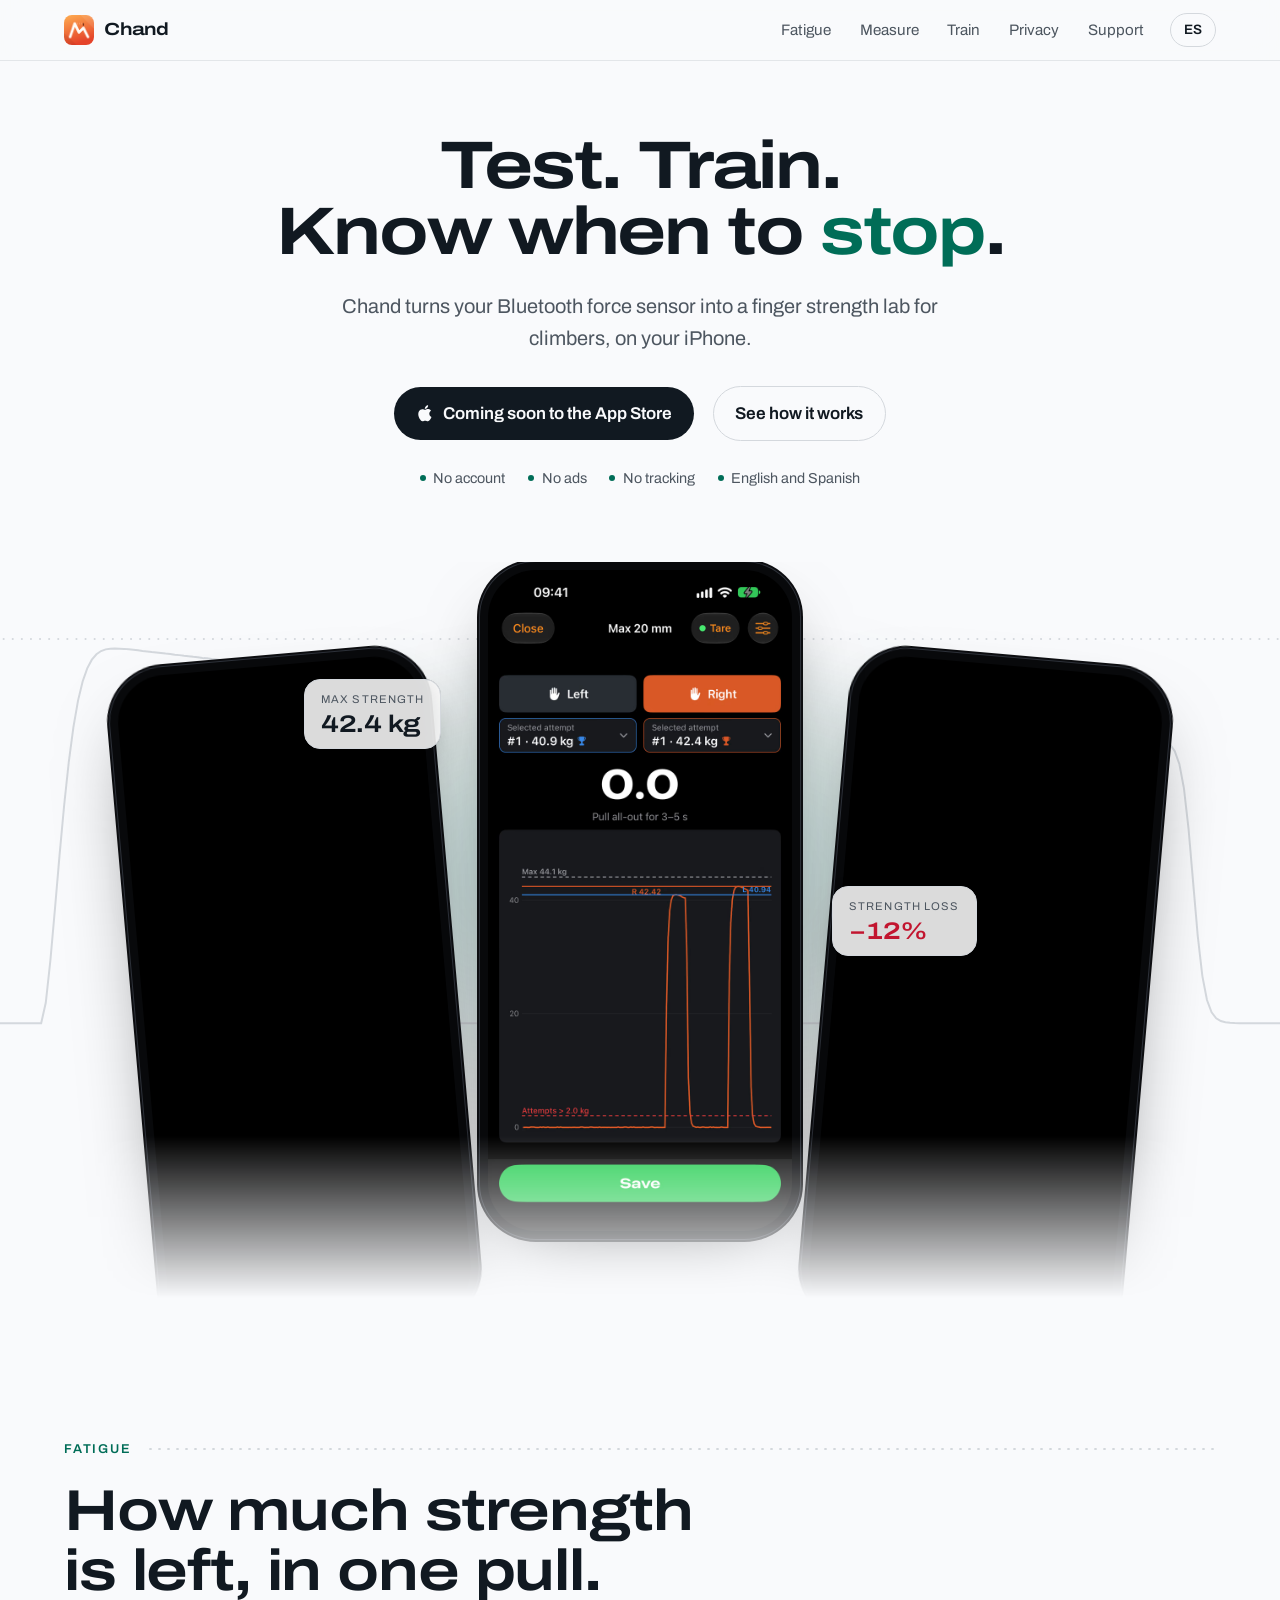
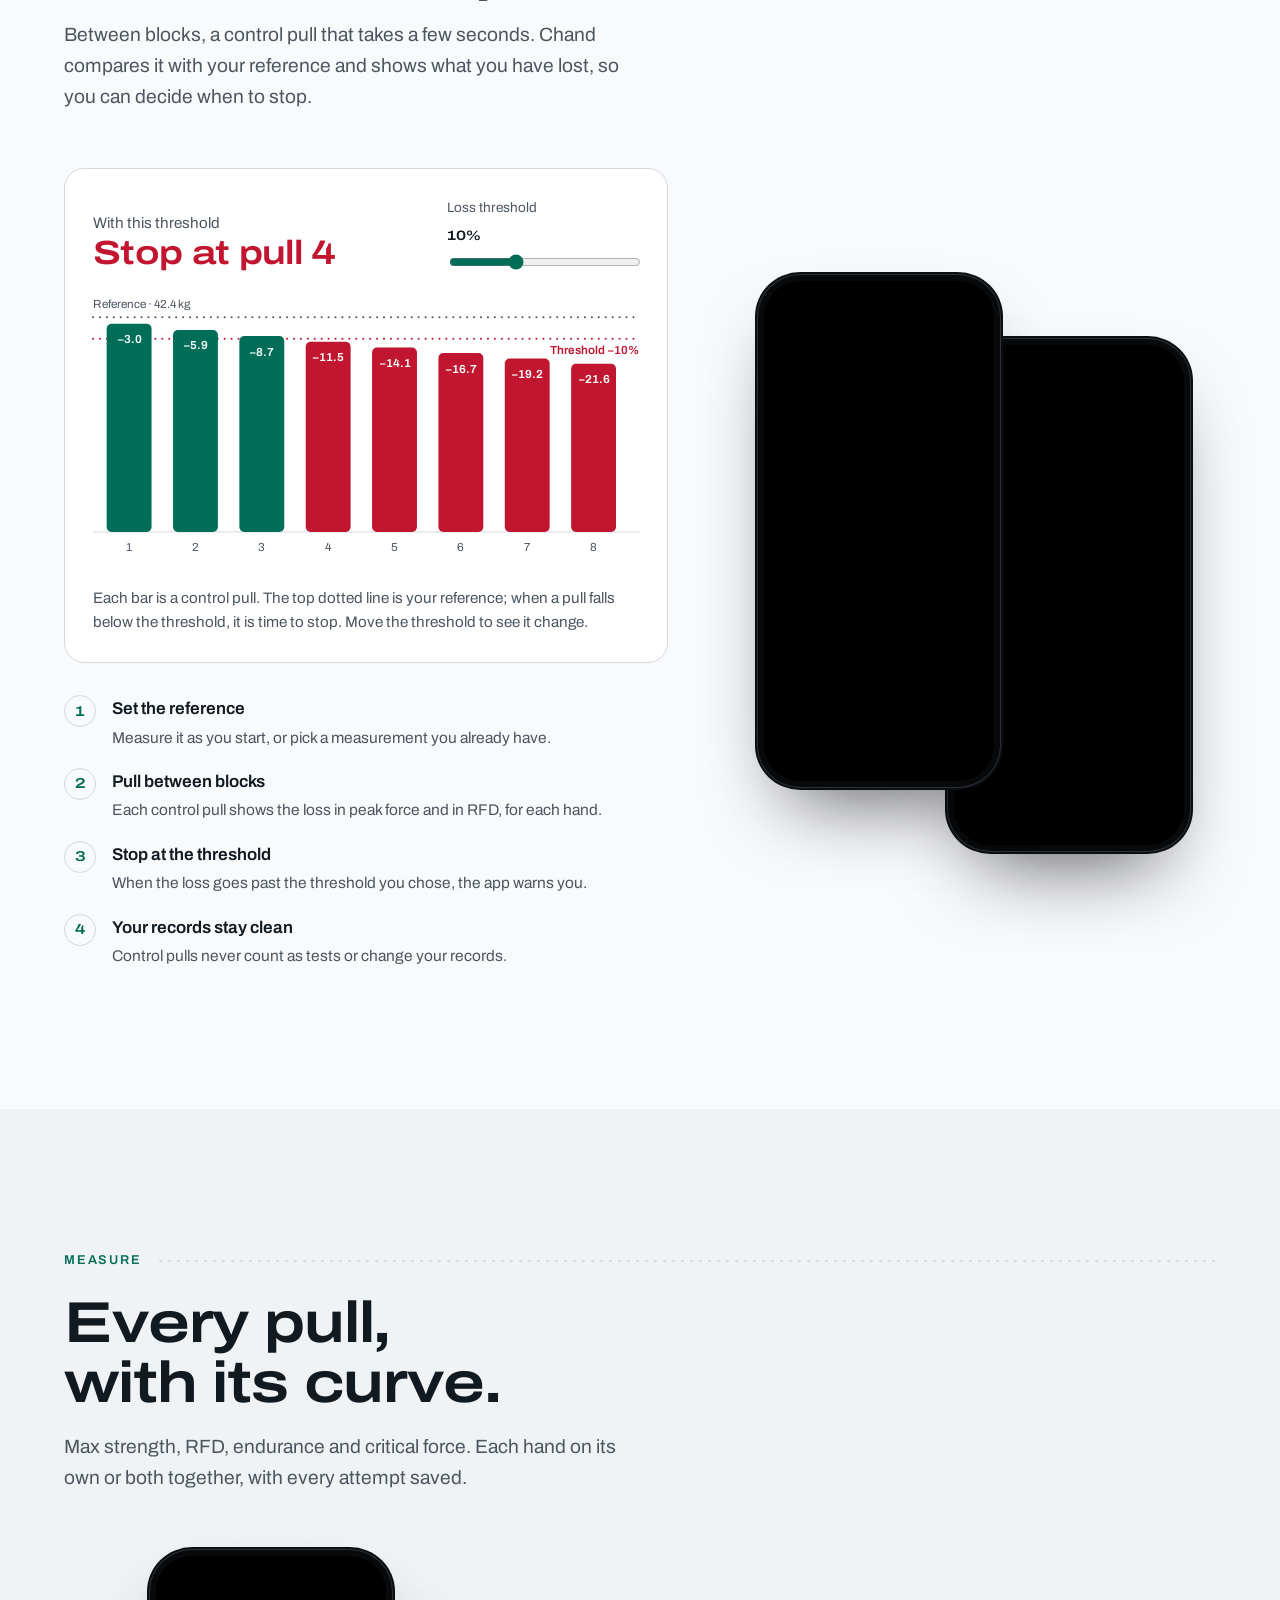
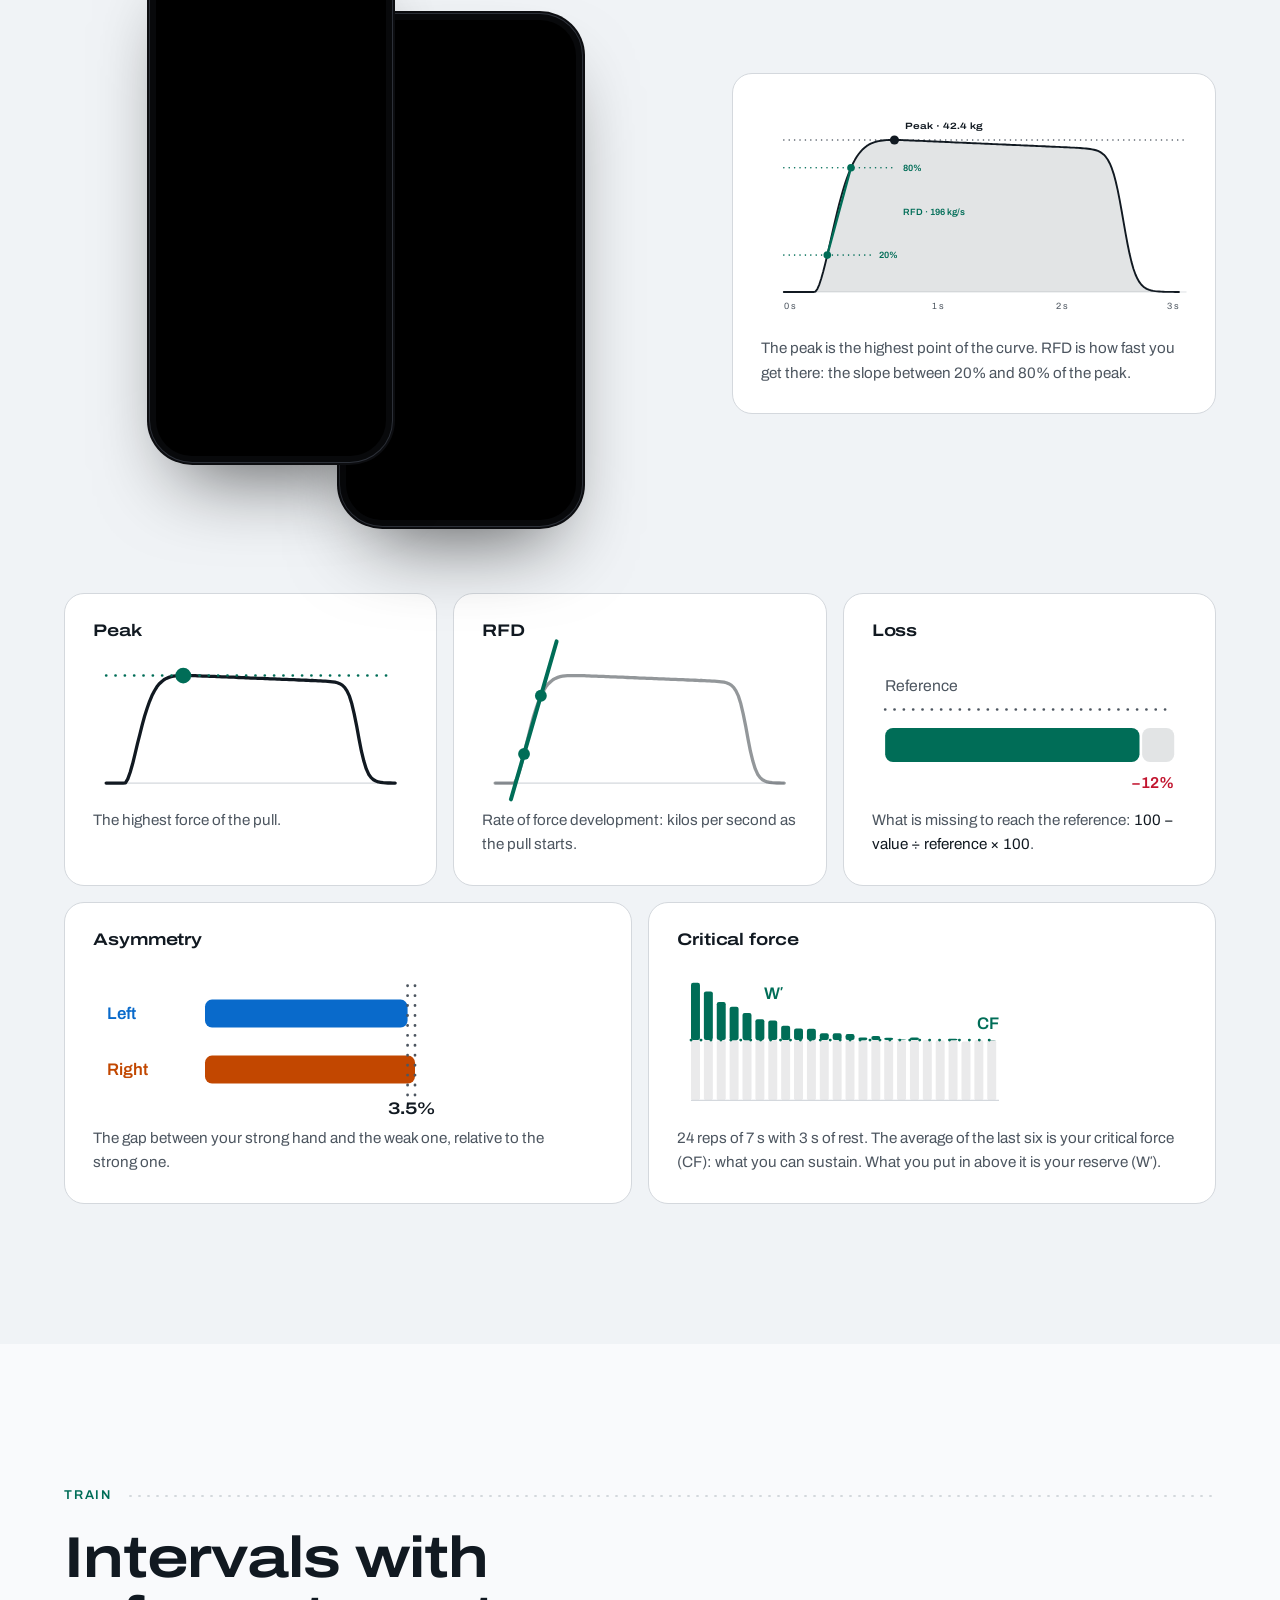
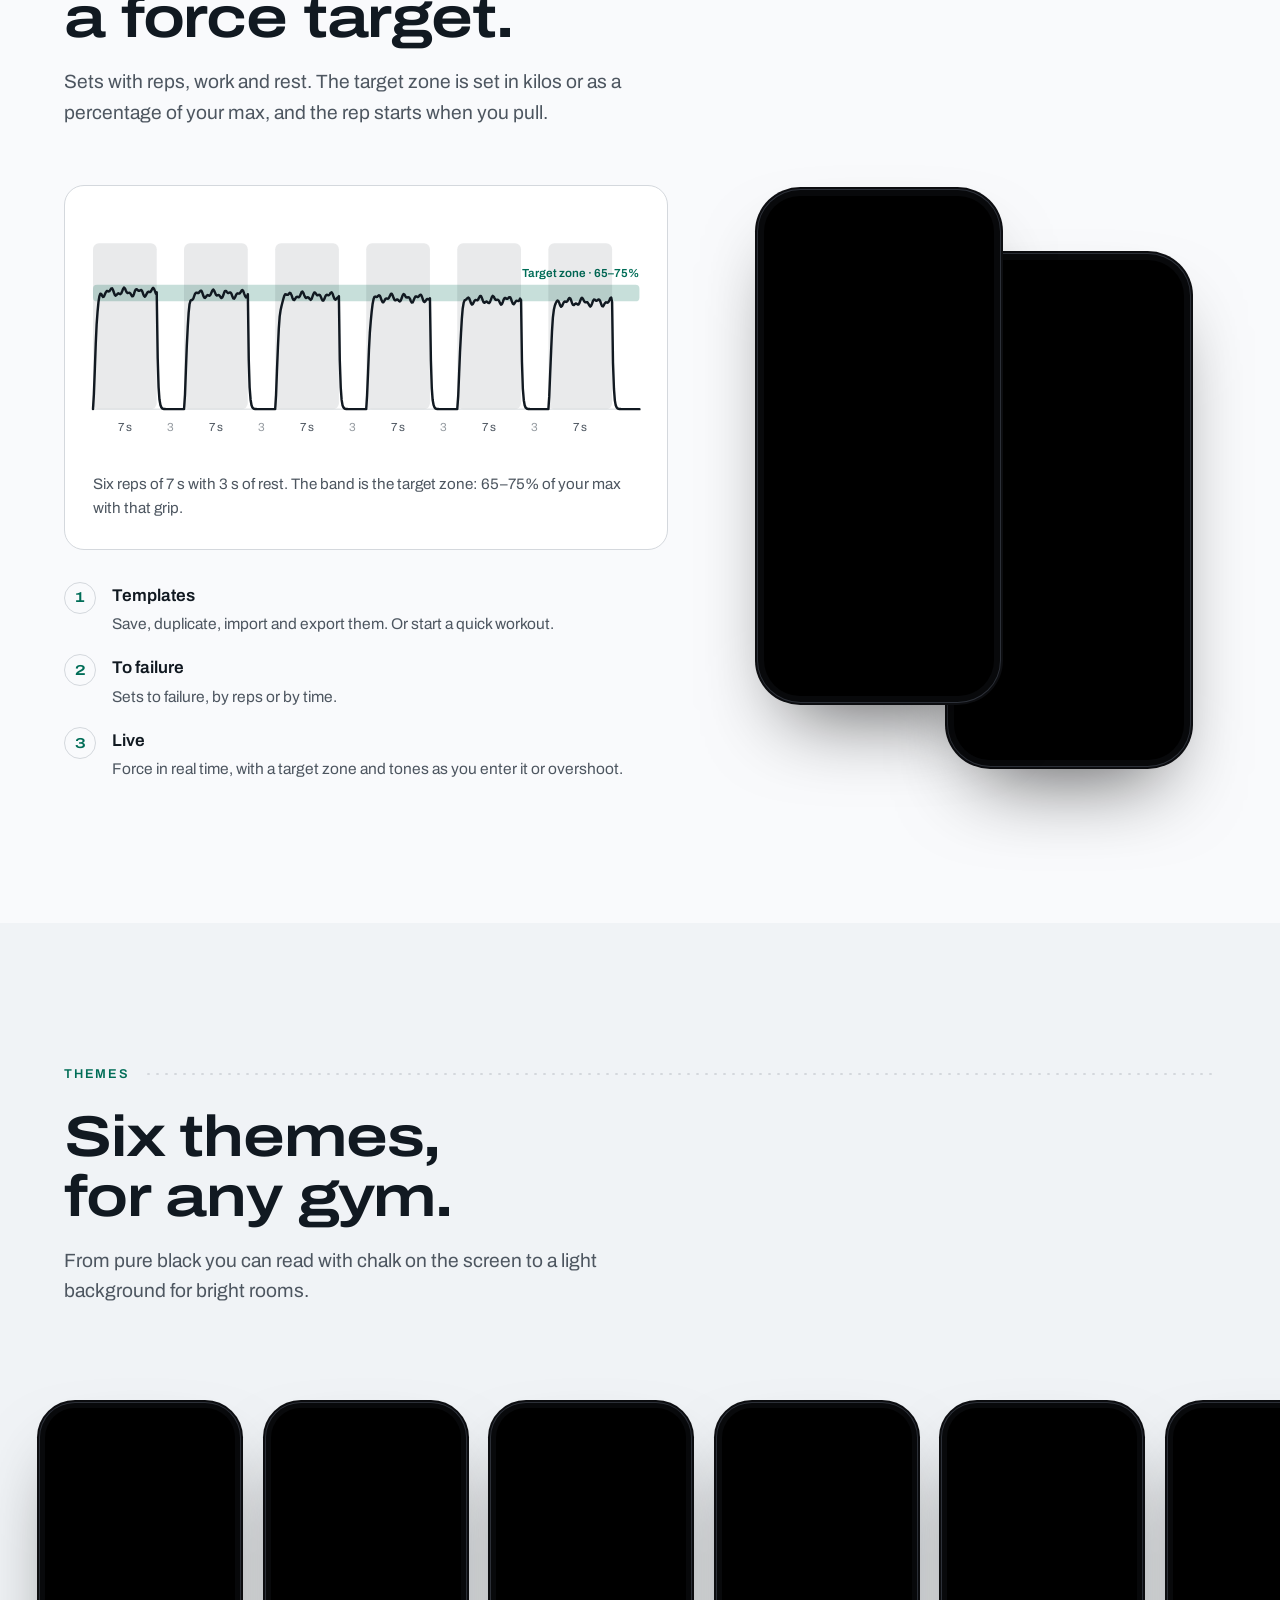
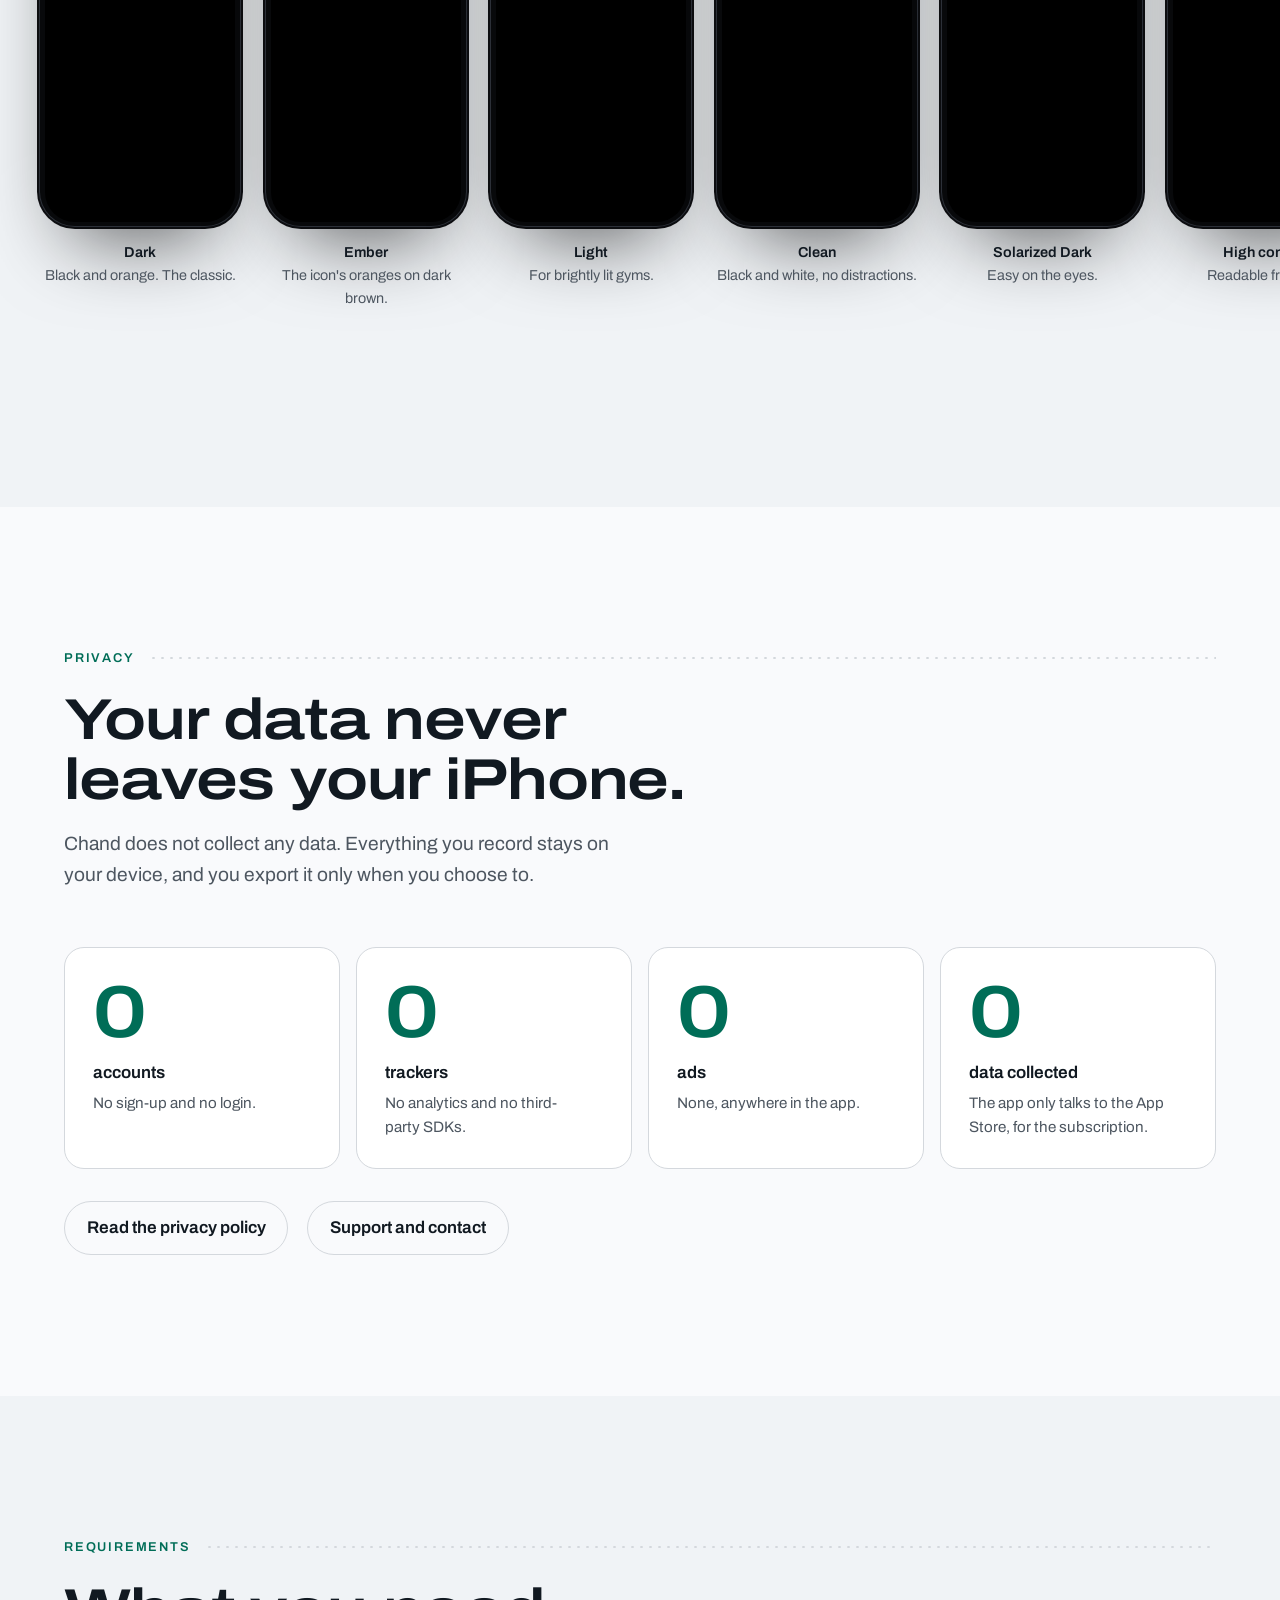
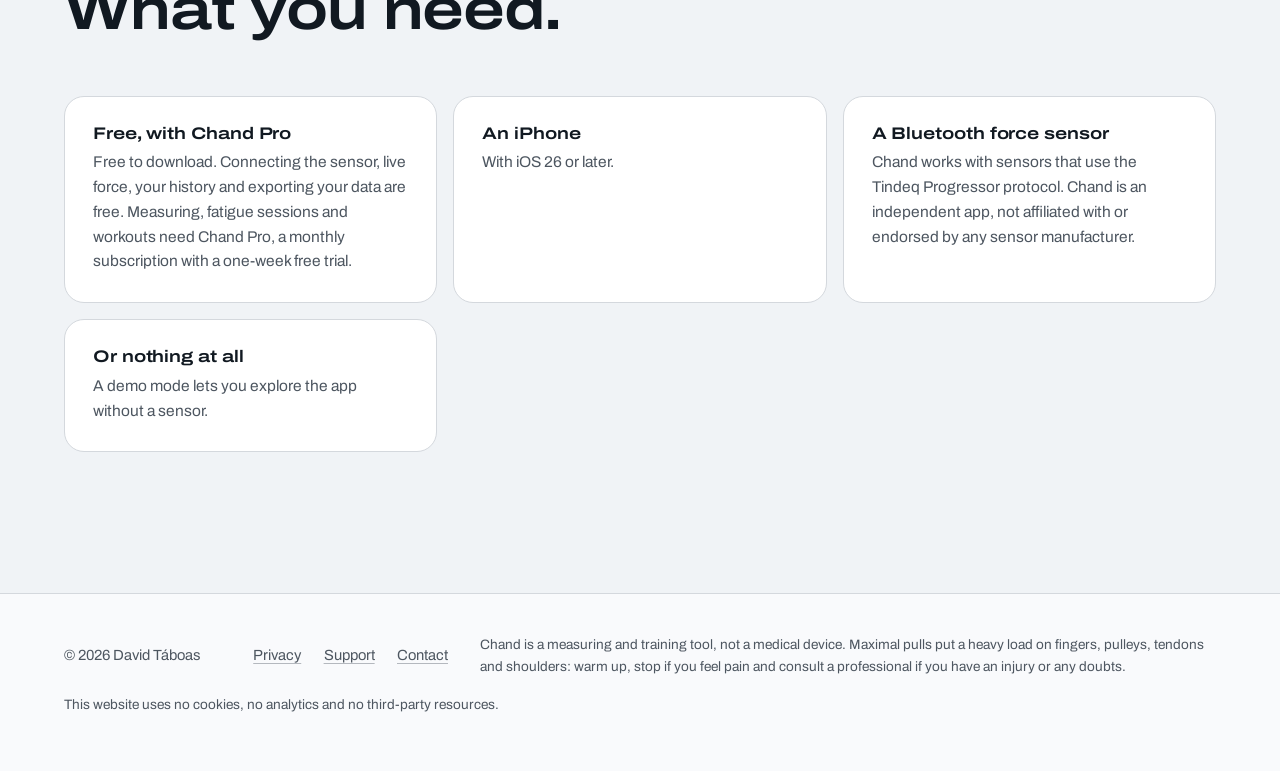
<file: index.html>
<!doctype html>
<html lang="en" class="no-js" data-es="es/">
<head>
<meta charset="utf-8">
<meta name="viewport" content="width=device-width, initial-scale=1, viewport-fit=cover">
<meta http-equiv="Content-Security-Policy" content="default-src 'none'; img-src 'self'; style-src 'self'; font-src 'self'; script-src 'self'; base-uri 'none'; form-action 'none'">
<meta name="referrer" content="same-origin">
<title>Chand — Finger strength for climbers</title>
<meta name="description" content="Measure max finger strength, track fatigue during a session and train with force targets, using your Bluetooth force sensor. No account, no ads, no tracking.">
<link rel="canonical" href="https://davidtaboas.github.io/chand-site/">
<link rel="alternate" hreflang="en" href="https://davidtaboas.github.io/chand-site/">
<link rel="alternate" hreflang="es" href="https://davidtaboas.github.io/chand-site/es/">
<link rel="alternate" hreflang="x-default" href="https://davidtaboas.github.io/chand-site/">
<meta name="color-scheme" content="dark light">
<meta name="theme-color" content="#0d1117" media="(prefers-color-scheme: dark)">
<meta name="theme-color" content="#fafbfc" media="(prefers-color-scheme: light)">
<meta property="og:type" content="website">
<meta property="og:title" content="Chand — Finger strength for climbers">
<meta property="og:description" content="Measure max finger strength, track fatigue during a session and train with force targets, using your Bluetooth force sensor. No account, no ads, no tracking.">
<meta property="og:url" content="https://davidtaboas.github.io/chand-site/">
<meta property="og:image" content="https://davidtaboas.github.io/chand-site/assets/img/og.png">
<meta property="og:locale" content="en_US">
<meta name="twitter:card" content="summary_large_image">
<link rel="icon" href="assets/img/icon-64.png" type="image/png">
<link rel="apple-touch-icon" href="assets/img/icon-180.png">
<link rel="preload" href="assets/fonts/archivo.woff2" as="font" type="font/woff2" crossorigin>
<link rel="stylesheet" href="assets/site.css">
<script src="assets/site.js"></script>
</head>
<body>
<a class="skip" href="#main">Skip to content</a>
<header class="top"><div class="wrap">
<a class="brand" href="./"><img src="assets/img/icon-64.png" alt="" width="64" height="64">Chand</a>
<nav aria-label="Main"><a class="only-wide" href="./#fatigue">Fatigue</a><a class="only-wide" href="./#measure">Measure</a><a class="only-wide" href="./#train">Train</a><a class="" href="privacy.html">Privacy</a><a class="" href="support.html">Support</a><a class="lang" href="es/" hreflang="es" lang="es" aria-label="Versión en español">ES</a></nav>
</div></header>
<main id="main">
<section class="hero">
<div class="wrap">
<h1><span>Test. Train.</span><span>Know when to <em>stop</em>.</span></h1>
<p class="lead">Chand turns your Bluetooth force sensor into a finger strength lab for climbers, on your iPhone.</p>
<div class="cta"><span class="pill"><svg viewBox="0 0 24 24" fill="currentColor" aria-hidden="true"><path d="M17.05 12.54c-.03-2.6 2.13-3.86 2.23-3.92-1.21-1.78-3.1-2.02-3.78-2.05-1.6-.16-3.14.95-3.95.95-.82 0-2.08-.93-3.42-.9-1.76.03-3.38 1.02-4.29 2.6-1.83 3.17-.47 7.87 1.31 10.45.87 1.26 1.91 2.68 3.27 2.63 1.31-.05 1.81-.85 3.39-.85 1.58 0 2.03.85 3.42.82 1.41-.02 2.31-1.29 3.17-2.56 1-1.46 1.41-2.88 1.44-2.95-.03-.01-2.76-1.06-2.79-4.22ZM14.44 4.9c.72-.88 1.21-2.09 1.08-3.3-1.04.04-2.3.69-3.05 1.57-.67.77-1.26 2.01-1.1 3.2 1.16.09 2.35-.59 3.07-1.47Z"/></svg>Coming soon to the App Store</span>
<a class="pill ghost" href="#fatigue">See how it works</a></div>
<ul class="facts"><li>No account</li><li>No ads</li><li>No tracking</li><li>English and Spanish</li></ul>
</div>
<div class="stage">
<div class="glow"></div>
<svg class="trace px s4" viewBox="0 0 1200 380" preserveAspectRatio="none" aria-hidden="true"><path d="M0.0 360.0 L4.0 360.0 L8.0 360.0 L12.0 360.0 L16.0 360.0 L20.0 360.0 L24.0 360.0 L28.0 360.0 L32.0 360.0 L36.0 360.0 L40.0 360.0 L44.0 360.0 L48.0 360.0 L52.0 360.0 L56.0 360.0 L60.0 360.0 L64.0 360.0 L68.0 360.0 L72.0 360.0 L76.0 360.0 L80.0 360.0 L84.0 342.9 L88.0 307.7 L92.0 264.4 L96.0 219.6 L100.0 178.0 L104.0 142.2 L108.0 113.4 L112.0 91.3 L116.0 75.4 L120.0 64.4 L124.0 57.2 L128.0 52.7 L132.0 50.0 L136.0 48.6 L140.0 48.0 L144.0 47.8 L148.0 48.0 L152.0 48.2 L156.0 48.6 L160.0 49.0 L164.0 49.4 L168.0 49.9 L172.0 50.3 L176.0 50.8 L180.0 51.2 L184.0 51.6 L188.0 52.1 L192.0 52.5 L196.0 53.0 L200.0 53.4 L204.0 53.9 L208.0 54.3 L212.0 54.8 L216.0 55.2 L220.0 55.7 L224.0 56.1 L228.0 56.6 L232.0 57.0 L236.0 57.5 L240.0 57.9 L244.0 58.4 L248.0 58.8 L252.0 59.3 L256.0 59.7 L260.0 60.2 L264.0 60.6 L268.0 61.1 L272.0 61.5 L276.0 62.0 L280.0 62.5 L284.0 63.1 L288.0 63.8 L292.0 64.8 L296.0 66.6 L300.0 70.0 L304.0 76.6 L308.0 90.0 L312.0 115.4 L316.0 157.4 L320.0 213.4 L324.0 269.3 L328.0 310.9 L332.0 335.7 L336.0 348.6 L340.0 354.8 L344.0 357.6 L348.0 358.9 L352.0 359.5 L356.0 359.8 L360.0 359.9 L364.0 360.0 L368.0 360.0 L372.0 360.0 L376.0 360.0 L380.0 360.0 L384.0 360.0 L388.0 360.0 L392.0 360.0 L396.0 360.0 L400.0 360.0 L404.0 360.0 L408.0 360.0 L412.0 360.0 L416.0 360.0 L420.0 360.0 L424.0 360.0 L428.0 360.0 L432.0 360.0 L436.0 360.0 L440.0 360.0 L444.0 360.0 L448.0 360.0 L452.0 360.0 L456.0 360.0 L460.0 360.0 L464.0 344.6 L468.0 312.9 L472.0 273.9 L476.0 233.6 L480.0 196.2 L484.0 164.0 L488.0 138.0 L492.0 118.2 L496.0 103.9 L500.0 94.0 L504.0 87.4 L508.0 83.4 L512.0 81.0 L516.0 79.8 L520.0 79.2 L524.0 79.1 L528.0 79.2 L532.0 79.4 L536.0 79.7 L540.0 80.1 L544.0 80.5 L548.0 80.9 L552.0 81.3 L556.0 81.7 L560.0 82.1 L564.0 82.5 L568.0 82.9 L572.0 83.3 L576.0 83.7 L580.0 84.1 L584.0 84.5 L588.0 84.9 L592.0 85.3 L596.0 85.7 L600.0 86.1 L604.0 86.5 L608.0 86.9 L612.0 87.3 L616.0 87.7 L620.0 88.1 L624.0 88.5 L628.0 88.9 L632.0 89.3 L636.0 89.7 L640.0 90.1 L644.0 90.6 L648.0 91.0 L652.0 91.4 L656.0 91.8 L660.0 92.2 L664.0 92.8 L668.0 93.4 L672.0 94.4 L676.0 95.9 L680.0 99.0 L684.0 105.0 L688.0 117.0 L692.0 139.8 L696.0 177.7 L700.0 228.1 L704.0 278.3 L708.0 315.8 L712.0 338.2 L716.0 349.7 L720.0 355.3 L724.0 357.9 L728.0 359.0 L732.0 359.6 L736.0 359.8 L740.0 359.9 L744.0 360.0 L748.0 360.0 L752.0 360.0 L756.0 360.0 L760.0 360.0 L764.0 360.0 L768.0 360.0 L772.0 360.0 L776.0 360.0 L780.0 360.0 L784.0 360.0 L788.0 360.0 L792.0 360.0 L796.0 360.0 L800.0 360.0 L804.0 360.0 L808.0 360.0 L812.0 360.0 L816.0 360.0 L820.0 360.0 L824.0 360.0 L828.0 360.0 L832.0 360.0 L836.0 360.0 L840.0 360.0 L844.0 346.3 L848.0 318.1 L852.0 283.5 L856.0 247.7 L860.0 214.4 L864.0 185.8 L868.0 162.7 L872.0 145.1 L876.0 132.3 L880.0 123.5 L884.0 117.7 L888.0 114.1 L892.0 112.0 L896.0 110.9 L900.0 110.4 L904.0 110.3 L908.0 110.4 L912.0 110.6 L916.0 110.9 L920.0 111.2 L924.0 111.5 L928.0 111.9 L932.0 112.2 L936.0 112.6 L940.0 113.0 L944.0 113.3 L948.0 113.7 L952.0 114.0 L956.0 114.4 L960.0 114.8 L964.0 115.1 L968.0 115.5 L972.0 115.8 L976.0 116.2 L980.0 116.5 L984.0 116.9 L988.0 117.3 L992.0 117.6 L996.0 118.0 L1000.0 118.3 L1004.0 118.7 L1008.0 119.1 L1012.0 119.4 L1016.0 119.8 L1020.0 120.1 L1024.0 120.5 L1028.0 120.9 L1032.0 121.2 L1036.0 121.6 L1040.0 122.0 L1044.0 122.5 L1048.0 123.0 L1052.0 123.9 L1056.0 125.3 L1060.0 128.0 L1064.0 133.3 L1068.0 144.0 L1072.0 164.3 L1076.0 198.0 L1080.0 242.8 L1084.0 287.4 L1088.0 320.7 L1092.0 340.6 L1096.0 350.9 L1100.0 355.8 L1104.0 358.1 L1108.0 359.1 L1112.0 359.6 L1116.0 359.8 L1120.0 359.9 L1124.0 360.0 L1128.0 360.0 L1132.0 360.0 L1136.0 360.0 L1140.0 360.0 L1144.0 360.0 L1148.0 360.0 L1152.0 360.0 L1156.0 360.0 L1160.0 360.0 L1164.0 360.0 L1168.0 360.0 L1172.0 360.0 L1176.0 360.0 L1180.0 360.0 L1184.0 360.0 L1188.0 360.0 L1192.0 360.0 L1196.0 360.0 L1200.0 360.0" fill="none" stroke="currentColor" stroke-width="2" vector-effect="non-scaling-stroke"/><line x1="0" x2="1200" y1="40" y2="40" stroke="currentColor" stroke-width="2" stroke-dasharray="0.1 9" stroke-linecap="round" vector-effect="non-scaling-stroke"/></svg>
<figure class="phone p-left px s2"><picture><source type="image/avif" srcset="assets/img/en/fatigue.avif"><img src="assets/img/en/fatigue.webp" alt="Fatigue session: strength lost by each hand against the reference, with the threshold warning." width="720" height="1564" decoding="async"></picture></figure>
<figure class="phone p-right px s2"><picture><source type="image/avif" srcset="assets/img/en/workout.avif"><img src="assets/img/en/workout.webp" alt="An interval workout in progress, with the force target for the current rep." width="720" height="1564" decoding="async"></picture></figure>
<figure class="phone p-main px s1"><picture><source type="image/avif" srcset="assets/img/en/capture.avif"><img src="assets/img/en/capture.webp" alt="Chand measuring a max strength pull, with the force curve of each hand." width="720" height="1564" fetchpriority="high"></picture></figure>
<div class="chip chip-a px s3"><small>Max strength</small><b class="num">42.4 kg</b></div>
<div class="chip chip-b px s3"><small>Strength loss</small><b class="num">−12%</b></div>
</div>
</section>

<section class="section" id="fatigue">
<div class="wrap">
<p class="label">Fatigue</p>
<h2>How much strength is left, in one pull.</h2>
<p class="lead">Between blocks, a control pull that takes a few seconds. Chand compares it with your reference and shows what you have lost, so you can decide when to stop.</p>
<div class="split">
<div>
<div class="card reveal" id="fatigue-card" data-stop="Stop at pull {}" data-threshold="Threshold" data-lang="en">
<div class="fatigue-head">
<p class="verdict">With this threshold<b class="num is-stop" id="fatigue-verdict" aria-live="polite">Stop at pull 4</b></p>
<label class="range">Loss threshold <output id="fatigue-out" for="fatigue-range">10%</output>
<input id="fatigue-range" type="range" min="5" max="20" step="1" value="10"></label>
</div>
<svg class="viz" id="fatigue-viz" viewBox="0 0 560 290" role="img" aria-labelledby="fatigue-desc"><desc id="fatigue-desc">Eight control pulls, each a little lower than the previous one, against a dotted reference line. A second dotted line marks the loss threshold; the pulls below it are highlighted.</desc><line class="axis" x1="0" x2="560" y1="250" y2="250"/><line class="dots" x1="0" x2="560" y1="30" y2="30"/><text x="0" y="20">Reference · 42.4 kg</text><line class="dots stop" id="fatigue-line" x1="0" x2="560" y1="52.0" y2="52.0"/><text class="t-stop" id="fatigue-label" x="560" y="68.0" text-anchor="end">Threshold −10%</text><rect class="bar grow d1" data-loss="3.0" x="14" y="36.6" width="46" height="213.4" rx="5"/><text x="37" y="270" text-anchor="middle">1</text><text class="t-on" x="37" y="56.6" text-anchor="middle">−3.0</text><rect class="bar grow d2" data-loss="5.9" x="82" y="43.0" width="46" height="207.0" rx="5"/><text x="105" y="270" text-anchor="middle">2</text><text class="t-on" x="105" y="63.0" text-anchor="middle">−5.9</text><rect class="bar grow d3" data-loss="8.7" x="150" y="49.2" width="46" height="200.8" rx="5"/><text x="173" y="270" text-anchor="middle">3</text><text class="t-on" x="173" y="69.2" text-anchor="middle">−8.7</text><rect class="bar grow d4 over" data-loss="11.5" x="218" y="55.2" width="46" height="194.8" rx="5"/><text x="241" y="270" text-anchor="middle">4</text><text class="t-on" x="241" y="75.2" text-anchor="middle">−11.5</text><rect class="bar grow d5 over" data-loss="14.1" x="286" y="61.1" width="46" height="188.9" rx="5"/><text x="309" y="270" text-anchor="middle">5</text><text class="t-on" x="309" y="81.1" text-anchor="middle">−14.1</text><rect class="bar grow d6 over" data-loss="16.7" x="354" y="66.7" width="46" height="183.3" rx="5"/><text x="377" y="270" text-anchor="middle">6</text><text class="t-on" x="377" y="86.7" text-anchor="middle">−16.7</text><rect class="bar grow d6 over" data-loss="19.2" x="422" y="72.2" width="46" height="177.8" rx="5"/><text x="445" y="270" text-anchor="middle">7</text><text class="t-on" x="445" y="92.2" text-anchor="middle">−19.2</text><rect class="bar grow d6 over" data-loss="21.6" x="490" y="77.6" width="46" height="172.4" rx="5"/><text x="513" y="270" text-anchor="middle">8</text><text class="t-on" x="513" y="97.6" text-anchor="middle">−21.6</text></svg>
<p class="cap">Each bar is a control pull. The top dotted line is your reference; when a pull falls below the threshold, it is time to stop. Move the threshold to see it change.</p>
</div>
<ol class="steps"><li><b>Set the reference</b><span>Measure it as you start, or pick a measurement you already have.</span></li><li><b>Pull between blocks</b><span>Each control pull shows the loss in peak force and in RFD, for each hand.</span></li><li><b>Stop at the threshold</b><span>When the loss goes past the threshold you chose, the app warns you.</span></li><li><b>Your records stay clean</b><span>Control pulls never count as tests or change your records.</span></li></ol>
</div>
<div class="duo"><figure class="phone px s1"><picture><source type="image/avif" srcset="assets/img/en/fatigue.avif"><img src="assets/img/en/fatigue.webp" alt="Fatigue session: strength lost by each hand against the reference, with the threshold warning." width="720" height="1564" loading="lazy" decoding="async"></picture></figure><figure class="phone px s2"><picture><source type="image/avif" srcset="assets/img/en/fatigue-chart.avif"><img src="assets/img/en/fatigue-chart.webp" alt="Chart of the percentage of the reference kept by each hand, pull after pull." width="720" height="1564" loading="lazy" decoding="async"></picture></figure></div>
</div>
</div>
</section>

<section class="section alt" id="measure">
<div class="wrap">
<p class="label">Measure</p>
<h2>Every pull, with its curve.</h2>
<p class="lead">Max strength, RFD, endurance and critical force. Each hand on its own or both together, with every attempt saved.</p>
<div class="split flip">
<div class="card reveal"><svg class="viz" viewBox="0 0 560 290" role="img" aria-labelledby="pull-desc"><desc id="pull-desc">Force curve of a three-second pull: a fast rise to the peak, a plateau and the release. The slope between 20% and 80% of the peak is marked as RFD.</desc><line class="axis" x1="30" x2="560" y1="250" y2="250"/><line class="dots" x1="30" x2="560" y1="50" y2="50"/><path class="fill-soft late" d="M30.0 250.0 L32.6 250.0 L35.2 250.0 L37.8 250.0 L40.4 250.0 L43.0 250.0 L45.6 250.0 L48.2 250.0 L50.8 250.0 L53.4 250.0 L56.0 250.0 L58.6 250.0 L61.2 250.0 L63.8 250.0 L66.4 250.0 L69.0 250.0 L71.6 249.6 L74.2 246.0 L76.8 239.9 L79.4 232.0 L82.0 222.8 L84.6 212.5 L87.2 201.5 L89.8 190.2 L92.4 178.6 L95.0 167.1 L97.6 155.9 L100.2 145.0 L102.8 134.6 L105.4 124.9 L108.0 115.8 L110.6 107.4 L113.2 99.7 L115.8 92.8 L118.4 86.6 L121.0 81.0 L123.6 76.1 L126.2 71.8 L128.8 68.1 L131.4 64.9 L134.0 62.1 L136.6 59.8 L139.2 57.8 L141.8 56.2 L144.4 54.8 L147.0 53.7 L149.6 52.8 L152.2 52.0 L154.8 51.5 L157.4 51.0 L160.0 50.7 L162.6 50.4 L165.2 50.2 L167.8 50.1 L170.4 50.0 L173.0 50.0 L175.6 50.0 L178.2 50.0 L180.8 50.1 L183.4 50.1 L186.0 50.2 L188.6 50.3 L191.2 50.4 L193.8 50.5 L196.4 50.6 L199.0 50.7 L201.6 50.8 L204.2 50.9 L206.8 51.0 L209.4 51.1 L212.0 51.2 L214.6 51.3 L217.2 51.5 L219.8 51.6 L222.4 51.7 L225.0 51.8 L227.6 51.9 L230.2 52.0 L232.8 52.1 L235.4 52.3 L238.0 52.4 L240.6 52.5 L243.2 52.6 L245.8 52.7 L248.4 52.8 L251.0 52.9 L253.6 53.1 L256.2 53.2 L258.8 53.3 L261.4 53.4 L264.0 53.5 L266.6 53.6 L269.2 53.7 L271.8 53.9 L274.4 54.0 L277.0 54.1 L279.6 54.2 L282.2 54.3 L284.8 54.4 L287.4 54.5 L290.0 54.7 L292.6 54.8 L295.2 54.9 L297.8 55.0 L300.4 55.1 L303.0 55.2 L305.6 55.4 L308.2 55.5 L310.8 55.6 L313.4 55.7 L316.0 55.8 L318.6 55.9 L321.2 56.0 L323.8 56.2 L326.4 56.3 L329.0 56.4 L331.6 56.5 L334.2 56.6 L336.8 56.7 L339.4 56.8 L342.0 57.0 L344.6 57.1 L347.2 57.2 L349.8 57.3 L352.4 57.4 L355.0 57.5 L357.6 57.6 L360.2 57.8 L362.8 57.9 L365.4 58.0 L368.0 58.1 L370.6 58.2 L373.2 58.3 L375.8 58.5 L378.4 58.6 L381.0 58.7 L383.6 58.8 L386.2 58.9 L388.8 59.0 L391.4 59.1 L394.0 59.3 L396.6 59.4 L399.2 59.5 L401.8 59.6 L404.4 59.7 L407.0 59.9 L409.6 60.0 L412.2 60.1 L414.8 60.3 L417.4 60.4 L420.0 60.6 L422.6 60.8 L425.2 61.0 L427.8 61.2 L430.4 61.5 L433.0 61.8 L435.6 62.3 L438.2 62.8 L440.8 63.5 L443.4 64.4 L446.0 65.7 L448.6 67.3 L451.2 69.4 L453.8 72.3 L456.4 76.0 L459.0 80.9 L461.6 87.1 L464.2 94.9 L466.8 104.6 L469.4 116.0 L472.0 129.1 L474.6 143.4 L477.2 158.3 L479.8 173.2 L482.4 187.2 L485.0 199.8 L487.6 210.7 L490.2 219.7 L492.8 227.0 L495.4 232.7 L498.0 237.1 L500.6 240.5 L503.2 243.0 L505.8 244.9 L508.4 246.2 L511.0 247.3 L513.6 248.0 L516.2 248.5 L518.8 248.9 L521.4 249.2 L524.0 249.4 L526.6 249.6 L529.2 249.7 L531.8 249.8 L534.4 249.8 L537.0 249.9 L539.6 249.9 L542.2 249.9 L544.8 250.0 L547.4 250.0 L550.0 250.0 L550.0 250 L30.0 250 Z"/><path class="curve draw" pathLength="1" d="M30.0 250.0 L32.6 250.0 L35.2 250.0 L37.8 250.0 L40.4 250.0 L43.0 250.0 L45.6 250.0 L48.2 250.0 L50.8 250.0 L53.4 250.0 L56.0 250.0 L58.6 250.0 L61.2 250.0 L63.8 250.0 L66.4 250.0 L69.0 250.0 L71.6 249.6 L74.2 246.0 L76.8 239.9 L79.4 232.0 L82.0 222.8 L84.6 212.5 L87.2 201.5 L89.8 190.2 L92.4 178.6 L95.0 167.1 L97.6 155.9 L100.2 145.0 L102.8 134.6 L105.4 124.9 L108.0 115.8 L110.6 107.4 L113.2 99.7 L115.8 92.8 L118.4 86.6 L121.0 81.0 L123.6 76.1 L126.2 71.8 L128.8 68.1 L131.4 64.9 L134.0 62.1 L136.6 59.8 L139.2 57.8 L141.8 56.2 L144.4 54.8 L147.0 53.7 L149.6 52.8 L152.2 52.0 L154.8 51.5 L157.4 51.0 L160.0 50.7 L162.6 50.4 L165.2 50.2 L167.8 50.1 L170.4 50.0 L173.0 50.0 L175.6 50.0 L178.2 50.0 L180.8 50.1 L183.4 50.1 L186.0 50.2 L188.6 50.3 L191.2 50.4 L193.8 50.5 L196.4 50.6 L199.0 50.7 L201.6 50.8 L204.2 50.9 L206.8 51.0 L209.4 51.1 L212.0 51.2 L214.6 51.3 L217.2 51.5 L219.8 51.6 L222.4 51.7 L225.0 51.8 L227.6 51.9 L230.2 52.0 L232.8 52.1 L235.4 52.3 L238.0 52.4 L240.6 52.5 L243.2 52.6 L245.8 52.7 L248.4 52.8 L251.0 52.9 L253.6 53.1 L256.2 53.2 L258.8 53.3 L261.4 53.4 L264.0 53.5 L266.6 53.6 L269.2 53.7 L271.8 53.9 L274.4 54.0 L277.0 54.1 L279.6 54.2 L282.2 54.3 L284.8 54.4 L287.4 54.5 L290.0 54.7 L292.6 54.8 L295.2 54.9 L297.8 55.0 L300.4 55.1 L303.0 55.2 L305.6 55.4 L308.2 55.5 L310.8 55.6 L313.4 55.7 L316.0 55.8 L318.6 55.9 L321.2 56.0 L323.8 56.2 L326.4 56.3 L329.0 56.4 L331.6 56.5 L334.2 56.6 L336.8 56.7 L339.4 56.8 L342.0 57.0 L344.6 57.1 L347.2 57.2 L349.8 57.3 L352.4 57.4 L355.0 57.5 L357.6 57.6 L360.2 57.8 L362.8 57.9 L365.4 58.0 L368.0 58.1 L370.6 58.2 L373.2 58.3 L375.8 58.5 L378.4 58.6 L381.0 58.7 L383.6 58.8 L386.2 58.9 L388.8 59.0 L391.4 59.1 L394.0 59.3 L396.6 59.4 L399.2 59.5 L401.8 59.6 L404.4 59.7 L407.0 59.9 L409.6 60.0 L412.2 60.1 L414.8 60.3 L417.4 60.4 L420.0 60.6 L422.6 60.8 L425.2 61.0 L427.8 61.2 L430.4 61.5 L433.0 61.8 L435.6 62.3 L438.2 62.8 L440.8 63.5 L443.4 64.4 L446.0 65.7 L448.6 67.3 L451.2 69.4 L453.8 72.3 L456.4 76.0 L459.0 80.9 L461.6 87.1 L464.2 94.9 L466.8 104.6 L469.4 116.0 L472.0 129.1 L474.6 143.4 L477.2 158.3 L479.8 173.2 L482.4 187.2 L485.0 199.8 L487.6 210.7 L490.2 219.7 L492.8 227.0 L495.4 232.7 L498.0 237.1 L500.6 240.5 L503.2 243.0 L505.8 244.9 L508.4 246.2 L511.0 247.3 L513.6 248.0 L516.2 248.5 L518.8 248.9 L521.4 249.2 L524.0 249.4 L526.6 249.6 L529.2 249.7 L531.8 249.8 L534.4 249.8 L537.0 249.9 L539.6 249.9 L542.2 249.9 L544.8 250.0 L547.4 250.0 L550.0 250.0"/><line class="dots accent" x1="30" x2="147.2" y1="201.5" y2="201.5"/><line class="dots accent" x1="30" x2="178.4" y1="86.6" y2="86.6"/><text class="t-accent" x="155.2" y="205.5">20%</text><text class="t-accent" x="186.4" y="90.6">80%</text><line class="slope late" x1="87.2" y1="201.5" x2="118.4" y2="86.6"/><circle class="dot" cx="87.2" cy="201.5" r="5"/><circle class="dot" cx="118.4" cy="86.6" r="5"/><text class="t-accent" x="186.4" y="148.1">RFD · 196 kg/s</text><circle cx="175.6" cy="50.0" r="6" fill="var(--text)"/><text class="t-strong" x="189.6" y="36.0" font-size="17">Peak · 42.4 kg</text><text x="30" y="272">0 s</text><text x="233.1" y="272" text-anchor="middle">1 s</text><text x="395.6" y="272" text-anchor="middle">2 s</text><text x="550.0" y="272" text-anchor="end">3 s</text></svg><p class="cap">The peak is the highest point of the curve. RFD is how fast you get there: the slope between 20% and 80% of the peak.</p></div>
<div class="duo"><figure class="phone px s1"><picture><source type="image/avif" srcset="assets/img/en/plan.avif"><img src="assets/img/en/plan.webp" alt="A named measurement: best and latest result per hand and their progress over the weeks." width="720" height="1564" loading="lazy" decoding="async"></picture></figure><figure class="phone px s2"><picture><source type="image/avif" srcset="assets/img/en/summary.avif"><img src="assets/img/en/summary.webp" alt="Summary of a saved measurement, with the curve and figures of each hand." width="720" height="1564" loading="lazy" decoding="async"></picture></figure></div>
</div>
<div class="bento"><article class="card  reveal"><h3>Peak</h3><svg class="viz" viewBox="0 0 240 110" role="img" aria-label="The highest force of the pull."><line class="axis" x1="10" x2="230" y1="96" y2="96"/><path class="curve" d="M10.0 96.0 L11.8 96.0 L13.7 96.0 L15.5 96.0 L17.3 96.0 L19.2 96.0 L21.0 96.0 L22.8 96.0 L24.7 95.8 L26.5 92.8 L28.3 87.7 L30.2 81.1 L32.0 73.8 L33.8 66.2 L35.7 58.7 L37.5 51.5 L39.3 44.9 L41.2 39.0 L43.0 33.9 L44.8 29.5 L46.7 25.9 L48.5 22.9 L50.3 20.6 L52.2 18.8 L54.0 17.3 L55.8 16.3 L57.7 15.5 L59.5 15.0 L61.3 14.6 L63.2 14.3 L65.0 14.2 L66.8 14.1 L68.7 14.1 L70.5 14.1 L72.3 14.1 L74.2 14.1 L76.0 14.2 L77.8 14.2 L79.7 14.3 L81.5 14.4 L83.3 14.5 L85.2 14.5 L87.0 14.6 L88.8 14.7 L90.7 14.8 L92.5 14.8 L94.3 14.9 L96.2 15.0 L98.0 15.1 L99.8 15.1 L101.7 15.2 L103.5 15.3 L105.3 15.4 L107.2 15.4 L109.0 15.5 L110.8 15.6 L112.7 15.7 L114.5 15.7 L116.3 15.8 L118.2 15.9 L120.0 16.0 L121.8 16.0 L123.7 16.1 L125.5 16.2 L127.3 16.3 L129.2 16.3 L131.0 16.4 L132.8 16.5 L134.7 16.6 L136.5 16.7 L138.3 16.7 L140.2 16.8 L142.0 16.9 L143.8 17.0 L145.7 17.0 L147.5 17.1 L149.3 17.2 L151.2 17.3 L153.0 17.3 L154.8 17.4 L156.7 17.5 L158.5 17.6 L160.3 17.6 L162.2 17.7 L164.0 17.8 L165.8 17.9 L167.7 17.9 L169.5 18.0 L171.3 18.1 L173.2 18.2 L175.0 18.3 L176.8 18.4 L178.7 18.5 L180.5 18.7 L182.3 18.9 L184.2 19.2 L186.0 19.6 L187.8 20.3 L189.7 21.4 L191.5 23.1 L193.3 25.8 L195.2 29.8 L197.0 35.6 L198.8 43.3 L200.7 52.6 L202.5 62.5 L204.3 71.7 L206.2 79.4 L208.0 85.2 L209.8 89.2 L211.7 91.8 L213.5 93.4 L215.3 94.4 L217.2 95.1 L219.0 95.4 L220.8 95.7 L222.7 95.8 L224.5 95.9 L226.3 95.9 L228.2 96.0 L230.0 96.0"/><line class="dots accent" x1="10" x2="230" y1="14.1" y2="14.1"/><circle class="dot" cx="68.7" cy="14.1" r="6"/></svg><p>The highest force of the pull.</p></article><article class="card  reveal"><h3>RFD</h3><svg class="viz" viewBox="0 0 240 110" role="img" aria-label="Rate of force development: kilos per second as the pull starts."><line class="axis" x1="10" x2="230" y1="96" y2="96"/><path class="curve" stroke-opacity="0.45" d="M10.0 96.0 L11.8 96.0 L13.7 96.0 L15.5 96.0 L17.3 96.0 L19.2 96.0 L21.0 96.0 L22.8 96.0 L24.7 95.8 L26.5 92.8 L28.3 87.7 L30.2 81.1 L32.0 73.8 L33.8 66.2 L35.7 58.7 L37.5 51.5 L39.3 44.9 L41.2 39.0 L43.0 33.9 L44.8 29.5 L46.7 25.9 L48.5 22.9 L50.3 20.6 L52.2 18.8 L54.0 17.3 L55.8 16.3 L57.7 15.5 L59.5 15.0 L61.3 14.6 L63.2 14.3 L65.0 14.2 L66.8 14.1 L68.7 14.1 L70.5 14.1 L72.3 14.1 L74.2 14.1 L76.0 14.2 L77.8 14.2 L79.7 14.3 L81.5 14.4 L83.3 14.5 L85.2 14.5 L87.0 14.6 L88.8 14.7 L90.7 14.8 L92.5 14.8 L94.3 14.9 L96.2 15.0 L98.0 15.1 L99.8 15.1 L101.7 15.2 L103.5 15.3 L105.3 15.4 L107.2 15.4 L109.0 15.5 L110.8 15.6 L112.7 15.7 L114.5 15.7 L116.3 15.8 L118.2 15.9 L120.0 16.0 L121.8 16.0 L123.7 16.1 L125.5 16.2 L127.3 16.3 L129.2 16.3 L131.0 16.4 L132.8 16.5 L134.7 16.6 L136.5 16.7 L138.3 16.7 L140.2 16.8 L142.0 16.9 L143.8 17.0 L145.7 17.0 L147.5 17.1 L149.3 17.2 L151.2 17.3 L153.0 17.3 L154.8 17.4 L156.7 17.5 L158.5 17.6 L160.3 17.6 L162.2 17.7 L164.0 17.8 L165.8 17.9 L167.7 17.9 L169.5 18.0 L171.3 18.1 L173.2 18.2 L175.0 18.3 L176.8 18.4 L178.7 18.5 L180.5 18.7 L182.3 18.9 L184.2 19.2 L186.0 19.6 L187.8 20.3 L189.7 21.4 L191.5 23.1 L193.3 25.8 L195.2 29.8 L197.0 35.6 L198.8 43.3 L200.7 52.6 L202.5 62.5 L204.3 71.7 L206.2 79.4 L208.0 85.2 L209.8 89.2 L211.7 91.8 L213.5 93.4 L215.3 94.4 L217.2 95.1 L219.0 95.4 L220.8 95.7 L222.7 95.8 L224.5 95.9 L226.3 95.9 L228.2 96.0 L230.0 96.0"/><line class="slope" x1="22.0" y1="108.4" x2="56.8" y2="-11.9"/><circle class="dot" cx="32.0" cy="73.8" r="4.5"/><circle class="dot" cx="44.8" cy="29.5" r="4.5"/></svg><p>Rate of force development: kilos per second as the pull starts.</p></article><article class="card  reveal"><h3>Loss</h3><svg class="viz" viewBox="0 0 240 110" role="img" aria-label="What is missing to reach the reference: <code>100 − value ÷ reference × 100</code>."><line class="dots" x1="10" x2="230" y1="40" y2="40"/><text x="10" y="26">Reference</text><rect class="bar" x="10" y="54" width="193.6" height="26" rx="6"/><rect class="fill-soft" x="205.6" y="54" width="24.4" height="26" rx="6"/><text class="t-stop" x="230" y="100" text-anchor="end" font-size="14">−12%</text></svg><p>What is missing to reach the reference: <code>100 − value ÷ reference × 100</code>.</p></article><article class="card wide reveal"><h3>Asymmetry</h3><svg class="viz" viewBox="0 0 240 110" role="img" aria-label="The gap between your strong hand and the weak one, relative to the strong one."><text class="t-left" x="10" y="38">Left</text><rect class="bar left" x="80" y="24" width="144.7" height="20" rx="5"/><text class="t-right" x="10" y="78">Right</text><rect class="bar right" x="80" y="64" width="150.0" height="20" rx="5"/><line class="dots" x1="224.7" x2="224.7" y1="14" y2="96"/><line class="dots" x1="230" x2="230" y1="14" y2="96"/><text class="t-strong" x="227.4" y="106" text-anchor="middle" font-size="12">3.5%</text></svg><p>The gap between your strong hand and the weak one, relative to the strong one.</p></article><article class="card wide reveal"><h3>Critical force</h3><svg class="viz" viewBox="0 0 240 110" role="img" aria-label="24 reps of 7 s with 3 s of rest. The average of the last six is your critical force (CF): what you can sustain. What you put in above it is your reserve (W′)."><rect class="work" x="10.0" y="52.9" width="6.4" height="43.1" rx="1.5"/><rect class="bar" x="10.0" y="12.0" width="6.4" height="40.9" rx="1.5"/><rect class="work" x="19.2" y="52.9" width="6.4" height="43.1" rx="1.5"/><rect class="bar" x="19.2" y="18.2" width="6.4" height="34.7" rx="1.5"/><rect class="work" x="28.4" y="52.9" width="6.4" height="43.1" rx="1.5"/><rect class="bar" x="28.4" y="25.8" width="6.4" height="27.1" rx="1.5"/><rect class="work" x="37.6" y="52.9" width="6.4" height="43.1" rx="1.5"/><rect class="bar" x="37.6" y="29.1" width="6.4" height="23.9" rx="1.5"/><rect class="work" x="46.8" y="52.9" width="6.4" height="43.1" rx="1.5"/><rect class="bar" x="46.8" y="33.5" width="6.4" height="19.5" rx="1.5"/><rect class="work" x="56.0" y="52.9" width="6.4" height="43.1" rx="1.5"/><rect class="bar" x="56.0" y="38.0" width="6.4" height="15.0" rx="1.5"/><rect class="work" x="65.2" y="52.9" width="6.4" height="43.1" rx="1.5"/><rect class="bar" x="65.2" y="38.9" width="6.4" height="14.0" rx="1.5"/><rect class="work" x="74.4" y="52.9" width="6.4" height="43.1" rx="1.5"/><rect class="bar" x="74.4" y="42.6" width="6.4" height="10.3" rx="1.5"/><rect class="work" x="83.6" y="52.9" width="6.4" height="43.1" rx="1.5"/><rect class="bar" x="83.6" y="44.6" width="6.4" height="8.3" rx="1.5"/><rect class="work" x="92.8" y="52.9" width="6.4" height="43.1" rx="1.5"/><rect class="bar" x="92.8" y="44.9" width="6.4" height="8.1" rx="1.5"/><rect class="work" x="102.0" y="52.9" width="6.4" height="43.1" rx="1.5"/><rect class="bar" x="102.0" y="48.0" width="6.4" height="4.9" rx="1.5"/><rect class="work" x="111.2" y="52.9" width="6.4" height="43.1" rx="1.5"/><rect class="bar" x="111.2" y="48.1" width="6.4" height="4.8" rx="1.5"/><rect class="work" x="120.4" y="52.9" width="6.4" height="43.1" rx="1.5"/><rect class="bar" x="120.4" y="48.6" width="6.4" height="4.3" rx="1.5"/><rect class="work" x="129.6" y="52.9" width="6.4" height="43.1" rx="1.5"/><rect class="bar" x="129.6" y="51.1" width="6.4" height="1.9" rx="1.5"/><rect class="work" x="138.8" y="52.9" width="6.4" height="43.1" rx="1.5"/><rect class="bar" x="138.8" y="50.0" width="6.4" height="2.9" rx="1.5"/><rect class="work" x="148.0" y="52.9" width="6.4" height="43.1" rx="1.5"/><rect class="bar" x="148.0" y="51.2" width="6.4" height="1.7" rx="1.5"/><rect class="work" x="157.2" y="52.9" width="6.4" height="43.1" rx="1.5"/><rect class="bar" x="157.2" y="52.5" width="6.4" height="0.4" rx="1.5"/><rect class="work" x="166.4" y="52.9" width="6.4" height="43.1" rx="1.5"/><rect class="bar" x="166.4" y="51.1" width="6.4" height="1.8" rx="1.5"/><rect class="work" x="175.6" y="52.9" width="6.4" height="43.1" rx="1.5"/><rect class="bar" x="175.6" y="52.9" width="6.4" height="0.0" rx="1.5"/><rect class="work" x="184.8" y="53.0" width="6.4" height="43.0" rx="1.5"/><rect class="work" x="194.0" y="52.9" width="6.4" height="43.1" rx="1.5"/><rect class="bar" x="194.0" y="52.0" width="6.4" height="1.0" rx="1.5"/><rect class="work" x="203.2" y="54.0" width="6.4" height="42.0" rx="1.5"/><rect class="work" x="212.4" y="52.9" width="6.4" height="43.1" rx="1.5"/><rect class="bar" x="212.4" y="52.9" width="6.4" height="0.0" rx="1.5"/><rect class="work" x="221.6" y="52.9" width="6.4" height="43.1" rx="1.5"/><rect class="bar" x="221.6" y="52.9" width="6.4" height="0.1" rx="1.5"/><line class="dots accent" x1="10" x2="230" y1="52.9" y2="52.9"/><text class="t-accent" x="230" y="44.9" text-anchor="end">CF</text><text class="t-accent" x="62" y="23.8">W′</text><line class="axis" x1="10" x2="230" y1="96" y2="96"/></svg><p>24 reps of 7 s with 3 s of rest. The average of the last six is your critical force (CF): what you can sustain. What you put in above it is your reserve (W′).</p></article></div>
</div>
</section>

<section class="section" id="train">
<div class="wrap">
<p class="label">Train</p>
<h2>Intervals with a force target.</h2>
<p class="lead">Sets with reps, work and rest. The target zone is set in kilos or as a percentage of your max, and the rep starts when you pull.</p>
<div class="split">
<div>
<div class="card reveal"><svg class="viz" viewBox="0 0 560 250" role="img" aria-labelledby="train-desc"><desc id="train-desc">Six reps of seven seconds of work and three of rest. The force trace stays inside a band that marks the target zone, between 65% and 75% of the max.</desc><rect class="fill-accent" x="0" y="72.5" width="560" height="17.0" rx="4"/><text class="t-accent" x="560" y="64.5" text-anchor="end">Target zone · 65–75%</text><rect class="work" x="0.0" y="30" width="65.3" height="170" rx="6"/><text x="32.7" y="222" text-anchor="middle">7 s</text><text x="79.3" y="222" text-anchor="middle" fill-opacity="0.6">3</text><rect class="work" x="93.3" y="30" width="65.3" height="170" rx="6"/><text x="126.0" y="222" text-anchor="middle">7 s</text><text x="172.7" y="222" text-anchor="middle" fill-opacity="0.6">3</text><rect class="work" x="186.7" y="30" width="65.3" height="170" rx="6"/><text x="219.3" y="222" text-anchor="middle">7 s</text><text x="266.0" y="222" text-anchor="middle" fill-opacity="0.6">3</text><rect class="work" x="280.0" y="30" width="65.3" height="170" rx="6"/><text x="312.7" y="222" text-anchor="middle">7 s</text><text x="359.3" y="222" text-anchor="middle" fill-opacity="0.6">3</text><rect class="work" x="373.3" y="30" width="65.3" height="170" rx="6"/><text x="406.0" y="222" text-anchor="middle">7 s</text><text x="452.7" y="222" text-anchor="middle" fill-opacity="0.6">3</text><rect class="work" x="466.7" y="30" width="65.3" height="170" rx="6"/><text x="499.3" y="222" text-anchor="middle">7 s</text><line class="axis" x1="0" x2="560" y1="200" y2="200"/><path class="curve draw" pathLength="1" d="M0.0 200.0 L0.9 184.6 L1.9 158.5 L2.8 133.2 L3.7 113.5 L4.7 99.7 L5.6 90.3 L6.5 84.4 L7.5 81.7 L8.4 81.9 L9.3 83.7 L10.3 85.0 L11.2 84.6 L12.1 82.6 L13.1 80.3 L14.0 79.0 L14.9 79.0 L15.9 79.4 L16.8 79.1 L17.7 77.8 L18.7 76.4 L19.6 76.2 L20.5 77.9 L21.5 80.7 L22.4 83.0 L23.3 83.7 L24.3 82.9 L25.2 81.7 L26.1 81.3 L27.1 81.8 L28.0 82.2 L28.9 81.4 L29.9 79.2 L30.8 76.7 L31.7 75.4 L32.7 76.2 L33.6 78.3 L34.5 80.2 L35.5 81.0 L36.4 80.8 L37.3 80.6 L38.3 81.4 L39.2 83.0 L40.1 84.3 L41.1 84.0 L42.0 81.9 L42.9 79.1 L43.9 77.2 L44.8 77.0 L45.7 77.9 L46.7 78.8 L47.6 78.7 L48.5 78.0 L49.5 77.8 L50.4 79.1 L51.3 81.7 L52.3 84.0 L53.2 84.8 L54.1 83.6 L55.1 81.6 L56.0 80.0 L56.9 79.7 L57.9 80.0 L58.8 79.9 L59.7 78.6 L60.7 76.7 L61.6 75.7 L62.5 76.5 L63.5 79.0 L64.4 81.6 L65.3 80.2 L66.3 147.9 L67.2 177.4 L68.1 190.2 L69.1 195.7 L70.0 198.1 L70.9 199.2 L71.9 199.6 L72.8 199.8 L73.7 199.9 L74.7 200.0 L75.6 200.0 L76.5 200.0 L77.5 200.0 L78.4 200.0 L79.3 200.0 L80.3 200.0 L81.2 200.0 L82.1 200.0 L83.1 200.0 L84.0 200.0 L84.9 200.0 L85.9 200.0 L86.8 200.0 L87.7 200.0 L88.7 200.0 L89.6 200.0 L90.5 200.0 L91.5 200.0 L92.4 200.0 L93.3 200.0 L93.3 200.0 L94.3 184.7 L95.2 159.9 L96.1 135.7 L97.1 115.8 L98.0 101.3 L98.9 92.5 L99.9 88.9 L100.8 88.2 L101.7 88.1 L102.7 86.9 L103.6 84.4 L104.5 81.9 L105.5 80.6 L106.4 80.6 L107.3 81.1 L108.3 80.9 L109.2 79.7 L110.1 78.6 L111.1 78.7 L112.0 80.6 L112.9 83.4 L113.9 85.6 L114.8 86.0 L115.7 85.0 L116.7 83.6 L117.6 83.1 L118.5 83.5 L119.5 83.8 L120.4 82.8 L121.3 80.7 L122.3 78.4 L123.2 77.4 L124.1 78.5 L125.1 80.8 L126.0 82.8 L126.9 83.5 L127.9 83.2 L128.8 83.0 L129.7 83.7 L130.7 85.2 L131.6 86.2 L132.5 85.6 L133.5 83.3 L134.4 80.5 L135.3 78.8 L136.3 78.8 L137.2 79.9 L138.1 80.9 L139.1 80.9 L140.0 80.4 L140.9 80.4 L141.9 81.8 L142.8 84.3 L143.7 86.4 L144.7 86.8 L145.6 85.4 L146.5 83.2 L147.5 81.6 L148.4 81.3 L149.3 81.6 L150.3 81.5 L151.2 80.3 L152.1 78.7 L153.1 77.9 L154.0 79.0 L154.9 81.6 L155.9 84.2 L156.8 85.5 L157.7 85.1 L158.7 82.2 L159.6 148.8 L160.5 177.7 L161.5 190.3 L162.4 195.8 L163.3 198.2 L164.3 199.2 L165.2 199.7 L166.1 199.9 L167.1 199.9 L168.0 200.0 L168.9 200.0 L169.9 200.0 L170.8 200.0 L171.7 200.0 L172.7 200.0 L173.6 200.0 L174.5 200.0 L175.5 200.0 L176.4 200.0 L177.3 200.0 L178.3 200.0 L179.2 200.0 L180.1 200.0 L181.1 200.0 L182.0 200.0 L182.9 200.0 L183.9 200.0 L184.8 200.0 L185.7 200.0 L186.7 200.0 L186.7 200.0 L187.6 185.4 L188.5 161.0 L189.5 136.8 L190.4 117.6 L191.3 105.2 L192.3 98.3 L193.2 94.3 L194.1 90.7 L195.1 86.9 L196.0 83.8 L196.9 82.3 L197.9 82.4 L198.8 82.9 L199.7 82.8 L200.7 81.8 L201.6 80.8 L202.5 81.2 L203.5 83.2 L204.4 86.0 L205.3 88.0 L206.3 88.2 L207.2 86.9 L208.1 85.4 L209.1 84.8 L210.0 85.1 L210.9 85.3 L211.9 84.4 L212.8 82.2 L213.7 80.1 L214.7 79.5 L215.6 80.9 L216.5 83.3 L217.5 85.4 L218.4 86.1 L219.3 85.6 L220.3 85.3 L221.2 85.9 L222.1 87.2 L223.1 88.0 L224.0 87.1 L224.9 84.7 L225.9 82.0 L226.8 80.4 L227.7 80.7 L228.7 82.0 L229.6 83.2 L230.5 83.3 L231.5 82.8 L232.4 82.9 L233.3 84.4 L234.3 86.8 L235.2 88.7 L236.1 88.8 L237.1 87.1 L238.0 84.7 L238.9 83.1 L239.9 82.8 L240.8 83.3 L241.7 83.3 L242.7 82.2 L243.6 80.7 L244.5 80.3 L245.5 81.6 L246.4 84.3 L247.3 86.8 L248.3 87.9 L249.2 87.3 L250.1 86.0 L251.1 85.3 L252.0 84.2 L252.9 149.7 L253.9 178.1 L254.8 190.5 L255.7 195.9 L256.7 198.2 L257.6 199.2 L258.5 199.7 L259.5 199.9 L260.4 199.9 L261.3 200.0 L262.3 200.0 L263.2 200.0 L264.1 200.0 L265.1 200.0 L266.0 200.0 L266.9 200.0 L267.9 200.0 L268.8 200.0 L269.7 200.0 L270.7 200.0 L271.6 200.0 L272.5 200.0 L273.5 200.0 L274.4 200.0 L275.3 200.0 L276.3 200.0 L277.2 200.0 L278.1 200.0 L279.1 200.0 L280.0 200.0 L280.0 200.0 L280.9 185.6 L281.9 161.9 L282.8 139.3 L283.7 121.9 L284.7 109.4 L285.6 100.0 L286.5 92.6 L287.5 87.4 L288.4 84.9 L289.3 84.6 L290.3 85.0 L291.2 84.9 L292.1 84.0 L293.1 83.2 L294.0 83.8 L294.9 85.9 L295.9 88.7 L296.8 90.5 L297.7 90.4 L298.7 88.8 L299.6 87.2 L300.5 86.5 L301.5 86.7 L302.4 86.9 L303.3 85.9 L304.3 83.9 L305.2 82.0 L306.1 81.7 L307.1 83.3 L308.0 85.9 L308.9 88.0 L309.9 88.5 L310.8 88.0 L311.7 87.5 L312.7 88.0 L313.6 89.1 L314.5 89.7 L315.5 88.6 L316.4 86.1 L317.3 83.4 L318.3 82.1 L319.2 82.6 L320.1 84.2 L321.1 85.5 L322.0 85.7 L322.9 85.3 L323.9 85.5 L324.8 86.9 L325.7 89.2 L326.7 90.8 L327.6 90.6 L328.5 88.7 L329.5 86.2 L330.4 84.6 L331.3 84.5 L332.3 85.0 L333.2 85.1 L334.1 84.1 L335.1 82.9 L336.0 82.7 L336.9 84.2 L337.9 87.0 L338.8 89.4 L339.7 90.2 L340.7 89.4 L341.6 87.9 L342.5 87.1 L343.5 87.3 L344.4 87.7 L345.3 86.3 L346.3 150.6 L347.2 178.5 L348.1 190.7 L349.1 195.9 L350.0 198.2 L350.9 199.2 L351.9 199.7 L352.8 199.9 L353.7 199.9 L354.7 200.0 L355.6 200.0 L356.5 200.0 L357.5 200.0 L358.4 200.0 L359.3 200.0 L360.3 200.0 L361.2 200.0 L362.1 200.0 L363.1 200.0 L364.0 200.0 L364.9 200.0 L365.9 200.0 L366.8 200.0 L367.7 200.0 L368.7 200.0 L369.6 200.0 L370.5 200.0 L371.5 200.0 L372.4 200.0 L373.3 200.0 L373.3 200.0 L374.3 186.2 L375.2 163.8 L376.1 141.8 L377.1 122.8 L378.0 107.5 L378.9 96.8 L379.9 90.8 L380.8 88.5 L381.7 88.0 L382.7 87.4 L383.6 86.4 L384.5 85.7 L385.5 86.4 L386.4 88.6 L387.3 91.2 L388.3 92.8 L389.2 92.4 L390.1 90.6 L391.1 88.8 L392.0 88.1 L392.9 88.3 L393.9 88.5 L394.8 87.5 L395.7 85.6 L396.7 84.0 L397.6 84.0 L398.5 85.9 L399.5 88.6 L400.4 90.6 L401.3 91.0 L402.3 90.3 L403.2 89.7 L404.1 90.0 L405.1 91.0 L406.0 91.3 L406.9 90.1 L407.9 87.5 L408.8 85.0 L409.7 83.9 L410.7 84.7 L411.6 86.5 L412.5 87.9 L413.5 88.1 L414.4 87.8 L415.3 88.0 L416.3 89.4 L417.2 91.5 L418.1 92.9 L419.1 92.4 L420.0 90.2 L420.9 87.6 L421.9 86.1 L422.8 86.1 L423.7 86.8 L424.7 87.0 L425.6 86.2 L426.5 85.2 L427.5 85.2 L428.4 86.9 L429.3 89.7 L430.3 91.9 L431.2 92.5 L432.1 91.4 L433.1 89.7 L434.0 88.8 L434.9 89.0 L435.9 89.3 L436.8 88.6 L437.7 86.7 L438.7 88.3 L439.6 151.5 L440.5 178.9 L441.5 190.8 L442.4 196.0 L443.3 198.3 L444.3 199.2 L445.2 199.7 L446.1 199.9 L447.1 199.9 L448.0 200.0 L448.9 200.0 L449.9 200.0 L450.8 200.0 L451.7 200.0 L452.7 200.0 L453.6 200.0 L454.5 200.0 L455.5 200.0 L456.4 200.0 L457.3 200.0 L458.3 200.0 L459.2 200.0 L460.1 200.0 L461.1 200.0 L462.0 200.0 L462.9 200.0 L463.9 200.0 L464.8 200.0 L465.7 200.0 L466.7 200.0 L466.7 200.0 L467.6 186.7 L468.5 164.0 L469.5 140.3 L470.4 120.2 L471.3 106.2 L472.3 98.2 L473.2 94.2 L474.1 91.7 L475.1 89.7 L476.0 88.6 L476.9 89.2 L477.9 91.3 L478.8 93.8 L479.7 95.0 L480.7 94.3 L481.6 92.3 L482.5 90.4 L483.5 89.7 L484.4 89.9 L485.3 90.1 L486.3 89.2 L487.2 87.4 L488.1 86.1 L489.1 86.4 L490.0 88.5 L490.9 91.2 L491.9 93.1 L492.8 93.4 L493.7 92.5 L494.7 91.7 L495.6 91.9 L496.5 92.7 L497.5 92.9 L498.4 91.5 L499.3 88.9 L500.3 86.6 L501.2 85.8 L502.1 86.9 L503.1 88.9 L504.0 90.3 L504.9 90.6 L505.9 90.3 L506.8 90.5 L507.7 91.9 L508.7 93.8 L509.6 94.9 L510.5 94.1 L511.5 91.7 L512.4 89.1 L513.3 87.7 L514.3 87.8 L515.2 88.7 L516.1 89.0 L517.1 88.3 L518.0 87.5 L518.9 87.7 L519.9 89.6 L520.8 92.3 L521.7 94.4 L522.7 94.7 L523.6 93.3 L524.5 91.5 L525.5 90.5 L526.4 90.6 L527.3 90.9 L528.3 90.2 L529.2 88.4 L530.1 86.4 L531.1 85.7 L532.0 90.3 L532.9 152.3 L533.9 179.3 L534.8 191.0 L535.7 196.1 L536.7 198.3 L537.6 199.3 L538.5 199.7 L539.5 199.9 L540.4 199.9 L541.3 200.0 L542.3 200.0 L543.2 200.0 L544.1 200.0 L545.1 200.0 L546.0 200.0 L546.9 200.0 L547.9 200.0 L548.8 200.0 L549.7 200.0 L550.7 200.0 L551.6 200.0 L552.5 200.0 L553.5 200.0 L554.4 200.0 L555.3 200.0 L556.3 200.0 L557.2 200.0 L558.1 200.0 L559.1 200.0 L560.0 200.0"/></svg><p class="cap">Six reps of 7 s with 3 s of rest. The band is the target zone: 65–75% of your max with that grip.</p></div>
<ol class="steps"><li><b>Templates</b><span>Save, duplicate, import and export them. Or start a quick workout.</span></li><li><b>To failure</b><span>Sets to failure, by reps or by time.</span></li><li><b>Live</b><span>Force in real time, with a target zone and tones as you enter it or overshoot.</span></li></ol>
</div>
<div class="duo"><figure class="phone px s1"><picture><source type="image/avif" srcset="assets/img/en/workout.avif"><img src="assets/img/en/workout.webp" alt="An interval workout in progress, with the force target for the current rep." width="720" height="1564" loading="lazy" decoding="async"></picture></figure><figure class="phone px s2"><picture><source type="image/avif" srcset="assets/img/en/live.avif"><img src="assets/img/en/live.webp" alt="Live force with a target zone." width="720" height="1564" loading="lazy" decoding="async"></picture></figure></div>
</div>
</div>
</section>

<section class="section alt" id="themes">
<div class="wrap">
<p class="label">Themes</p>
<h2>Six themes, for any gym.</h2>
<p class="lead">From pure black you can read with chalk on the screen to a light background for bright rooms.</p>
</div>
<div class="themes" tabindex="0" role="group" aria-label="Themes"><figure class="px s1"><figure class="phone "><picture><source type="image/avif" srcset="assets/img/en/theme-dark.avif"><img src="assets/img/en/theme-dark.webp" alt="The Today tab in the Dark theme." width="480" height="1043" loading="lazy" decoding="async"></picture></figure><figcaption><b>Dark</b>Black and orange. The classic.</figcaption></figure><figure class="px s2"><figure class="phone "><picture><source type="image/avif" srcset="assets/img/en/theme-ember.avif"><img src="assets/img/en/theme-ember.webp" alt="The Today tab in the Ember theme." width="480" height="1043" loading="lazy" decoding="async"></picture></figure><figcaption><b>Ember</b>The icon's oranges on dark brown.</figcaption></figure><figure class="px s1"><figure class="phone "><picture><source type="image/avif" srcset="assets/img/en/theme-light.avif"><img src="assets/img/en/theme-light.webp" alt="The Today tab in the Light theme." width="480" height="1043" loading="lazy" decoding="async"></picture></figure><figcaption><b>Light</b>For brightly lit gyms.</figcaption></figure><figure class="px s2"><figure class="phone "><picture><source type="image/avif" srcset="assets/img/en/theme-clean.avif"><img src="assets/img/en/theme-clean.webp" alt="The Today tab in the Clean theme." width="480" height="1043" loading="lazy" decoding="async"></picture></figure><figcaption><b>Clean</b>Black and white, no distractions.</figcaption></figure><figure class="px s1"><figure class="phone "><picture><source type="image/avif" srcset="assets/img/en/theme-solarized.avif"><img src="assets/img/en/theme-solarized.webp" alt="The Today tab in the Solarized Dark theme." width="480" height="1043" loading="lazy" decoding="async"></picture></figure><figcaption><b>Solarized Dark</b>Easy on the eyes.</figcaption></figure><figure class="px s2"><figure class="phone "><picture><source type="image/avif" srcset="assets/img/en/theme-contrast.avif"><img src="assets/img/en/theme-contrast.webp" alt="The Today tab in the High contrast theme." width="480" height="1043" loading="lazy" decoding="async"></picture></figure><figcaption><b>High contrast</b>Readable from afar.</figcaption></figure></div>
</section>

<section class="section" id="privacy">
<div class="wrap">
<p class="label">Privacy</p>
<h2>Your data never leaves your iPhone.</h2>
<p class="lead">Chand does not collect any data. Everything you record stays on your device, and you export it only when you choose to.</p>
<div class="zeros"><div class="card reveal"><b class="num">0</b><span>accounts</span><p>No sign-up and no login.</p></div><div class="card reveal"><b class="num">0</b><span>trackers</span><p>No analytics and no third-party SDKs.</p></div><div class="card reveal"><b class="num">0</b><span>ads</span><p>None, anywhere in the app.</p></div><div class="card reveal"><b class="num">0</b><span>data collected</span><p>The app only talks to the App Store, for the subscription.</p></div></div>
<div class="note"><a class="pill ghost" href="privacy.html">Read the privacy policy</a><a class="pill ghost" href="support.html">Support and contact</a></div>
</div>
</section>

<section class="section alt" id="requirements">
<div class="wrap">
<p class="label">Requirements</p>
<h2>What you need.</h2>
<div class="req"><div class="card reveal"><h3>Free, with Chand Pro</h3><p>Free to download. Connecting the sensor, live force, your history and exporting your data are free. Measuring, fatigue sessions and workouts need Chand Pro, a monthly subscription with a one-week free trial.</p></div><div class="card reveal"><h3>An iPhone</h3><p>With iOS 26 or later.</p></div><div class="card reveal"><h3>A Bluetooth force sensor</h3><p>Chand works with sensors that use the Tindeq Progressor protocol. Chand is an independent app, not affiliated with or endorsed by any sensor manufacturer.</p></div><div class="card reveal"><h3>Or nothing at all</h3><p>A demo mode lets you explore the app without a sensor.</p></div></div>
</div>
</section>
</main>
<footer><div class="wrap">
<span>© 2026 David Táboas</span>
<nav aria-label="Footer"><a href="privacy.html">Privacy</a><a href="support.html">Support</a><a href="https://github.com/davidtaboas/chand-site/issues" rel="noopener">Contact</a></nav>
<p>Chand is a measuring and training tool, not a medical device. Maximal pulls put a heavy load on fingers, pulleys, tendons and shoulders: warm up, stop if you feel pain and consult a professional if you have an injury or any doubts.</p>
<p>This website uses no cookies, no analytics and no third-party resources.</p>
</div></footer>
</body>
</html>
</file>
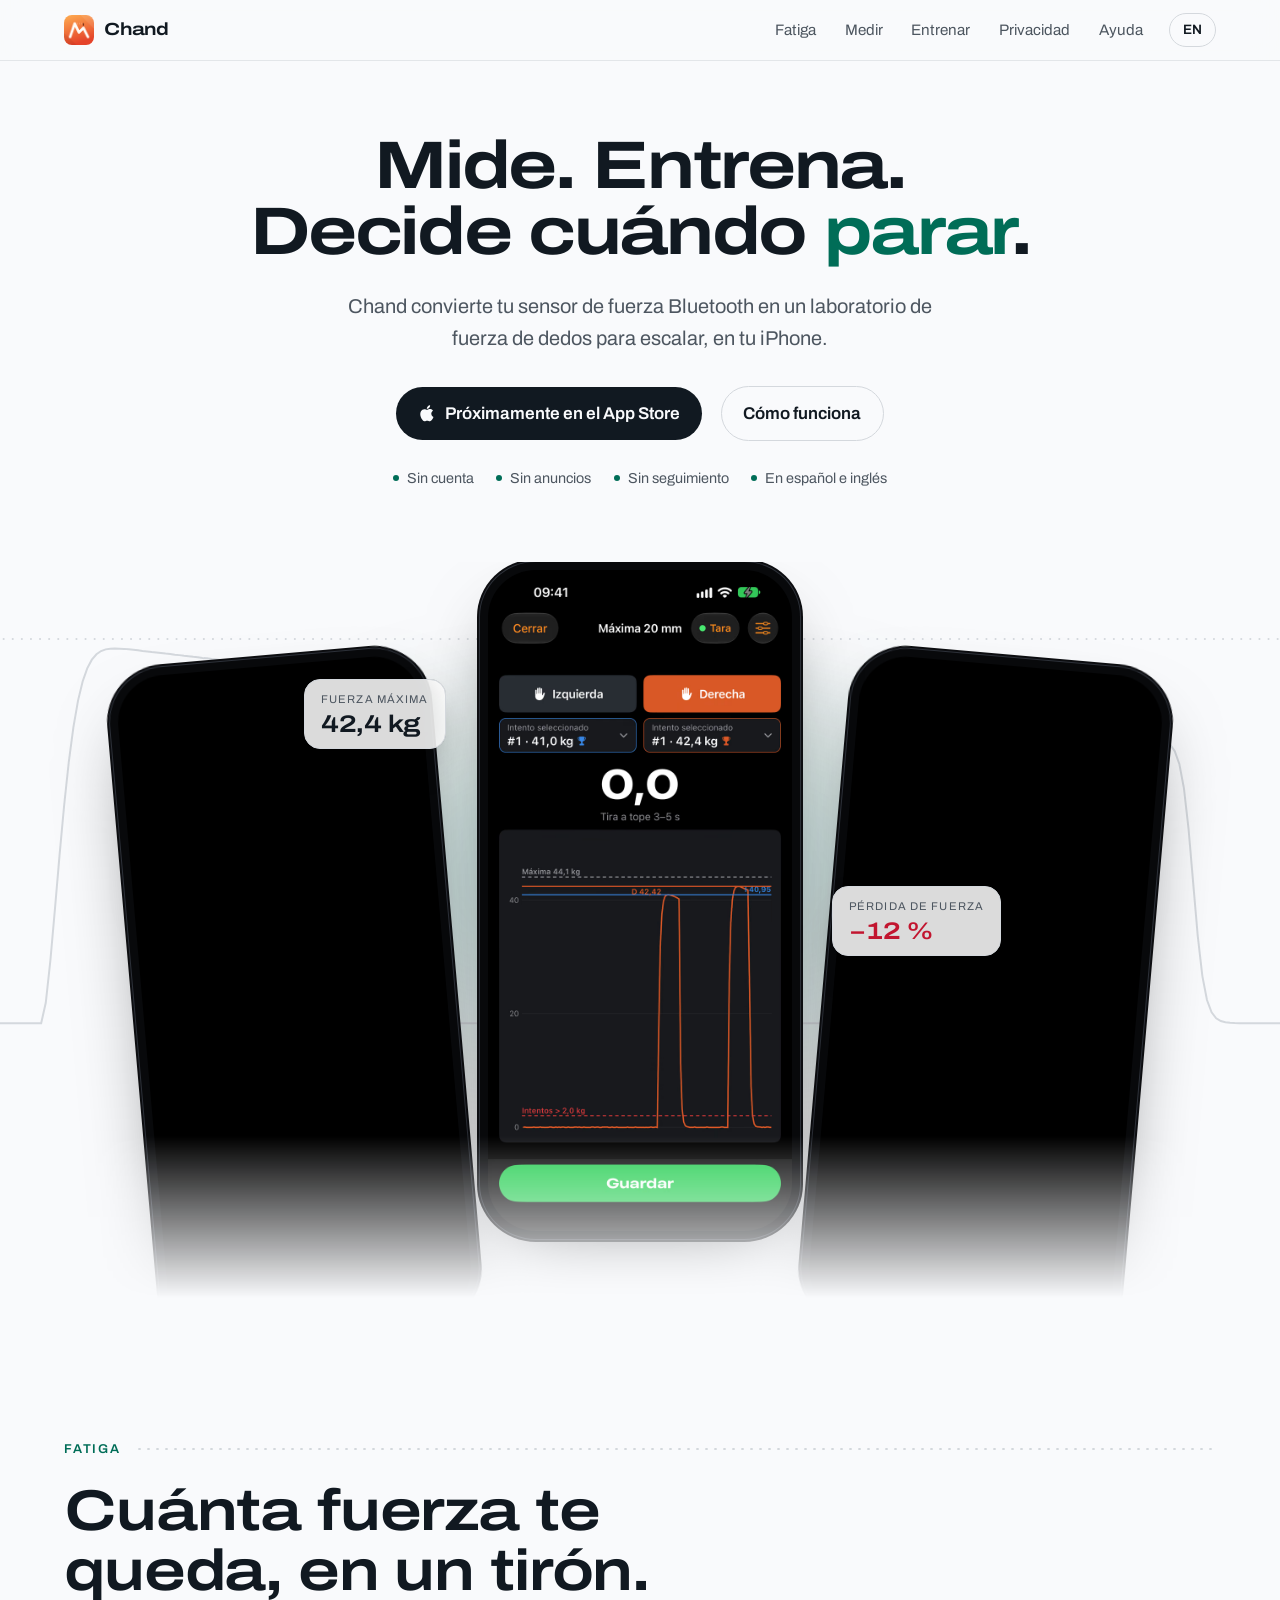
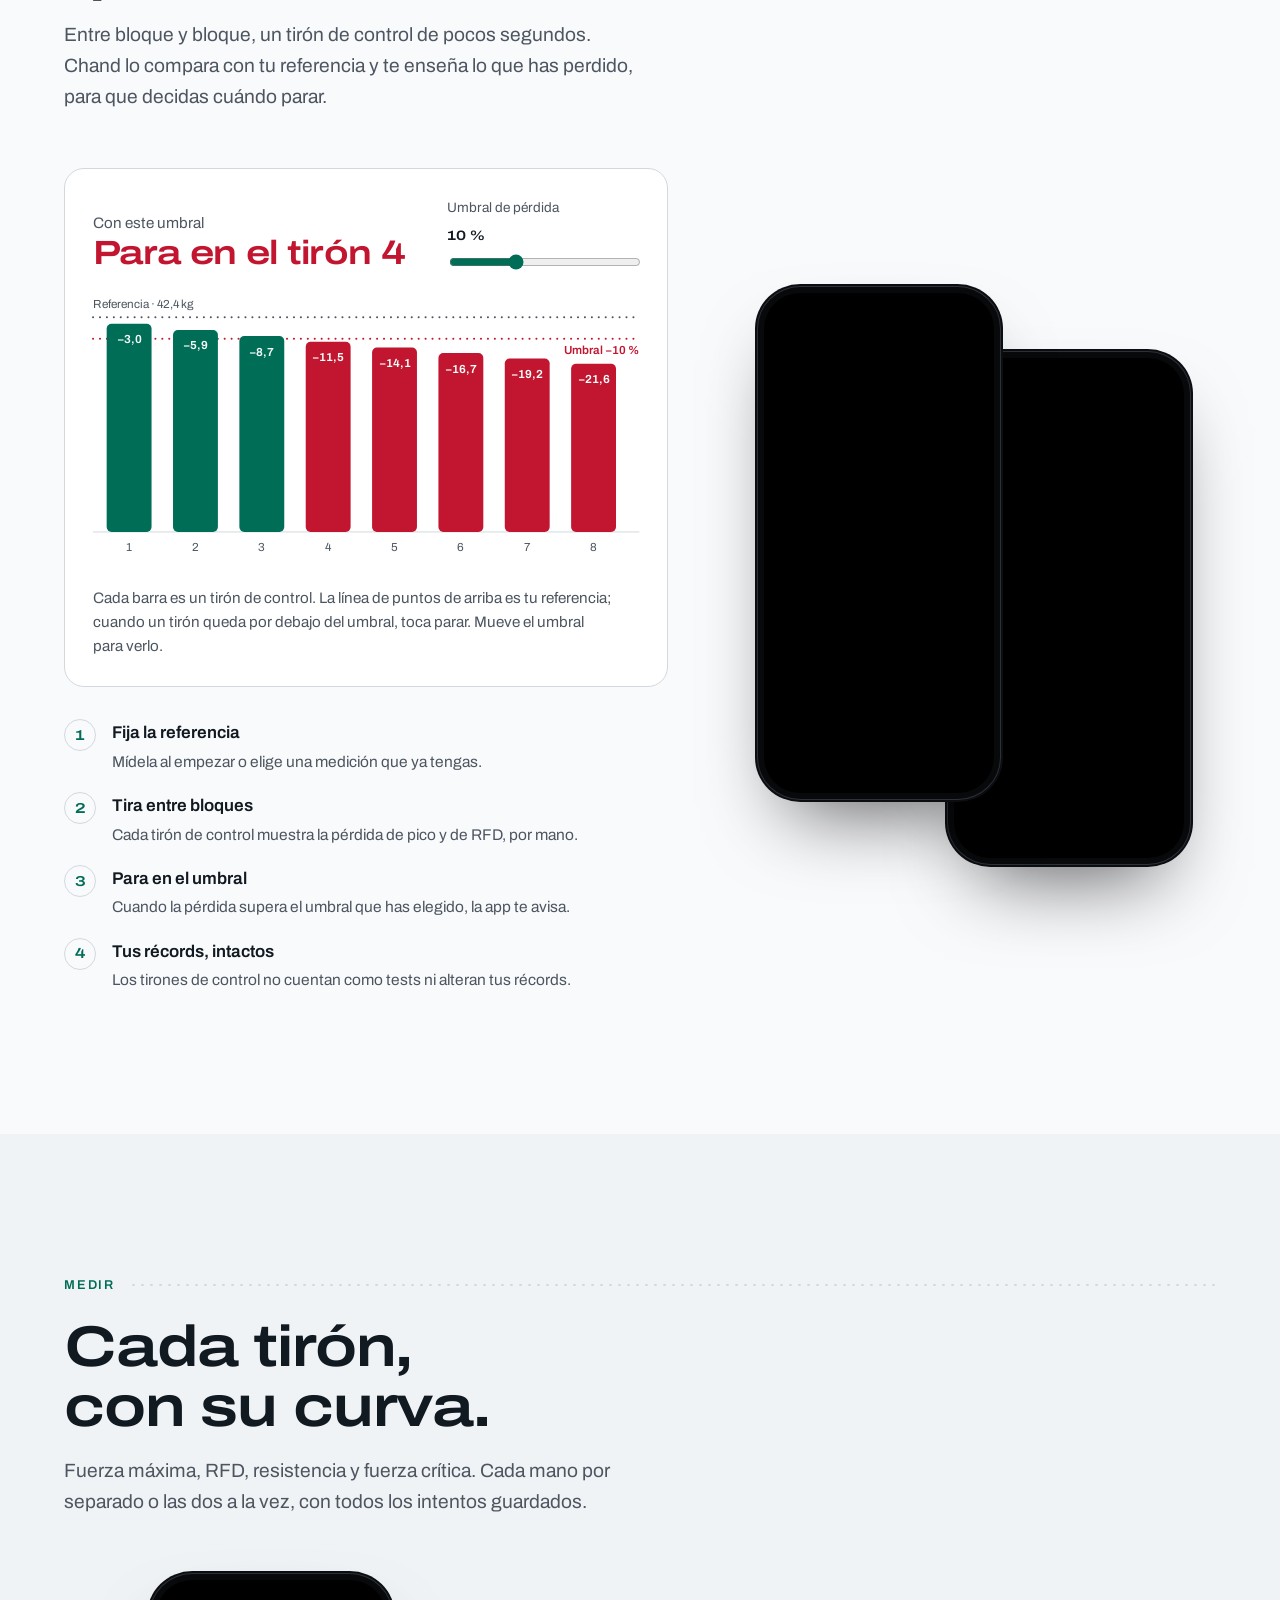
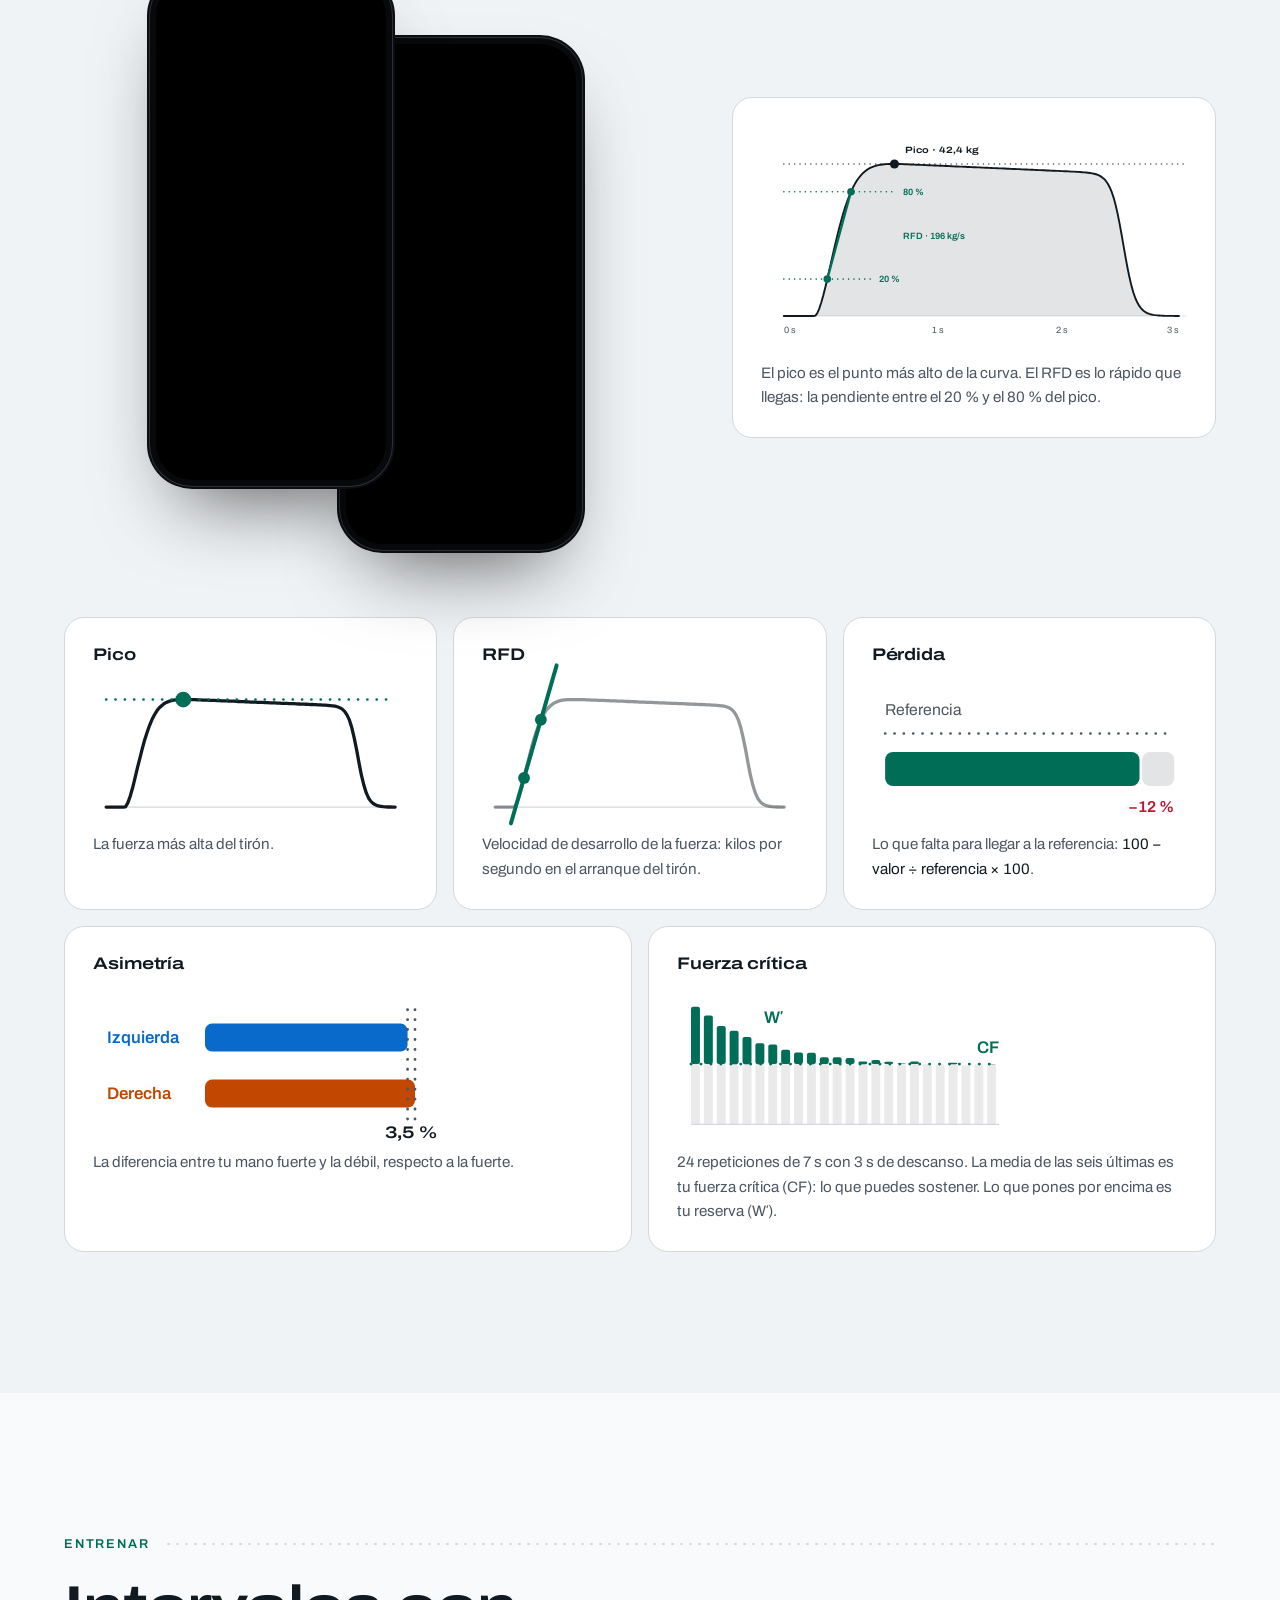
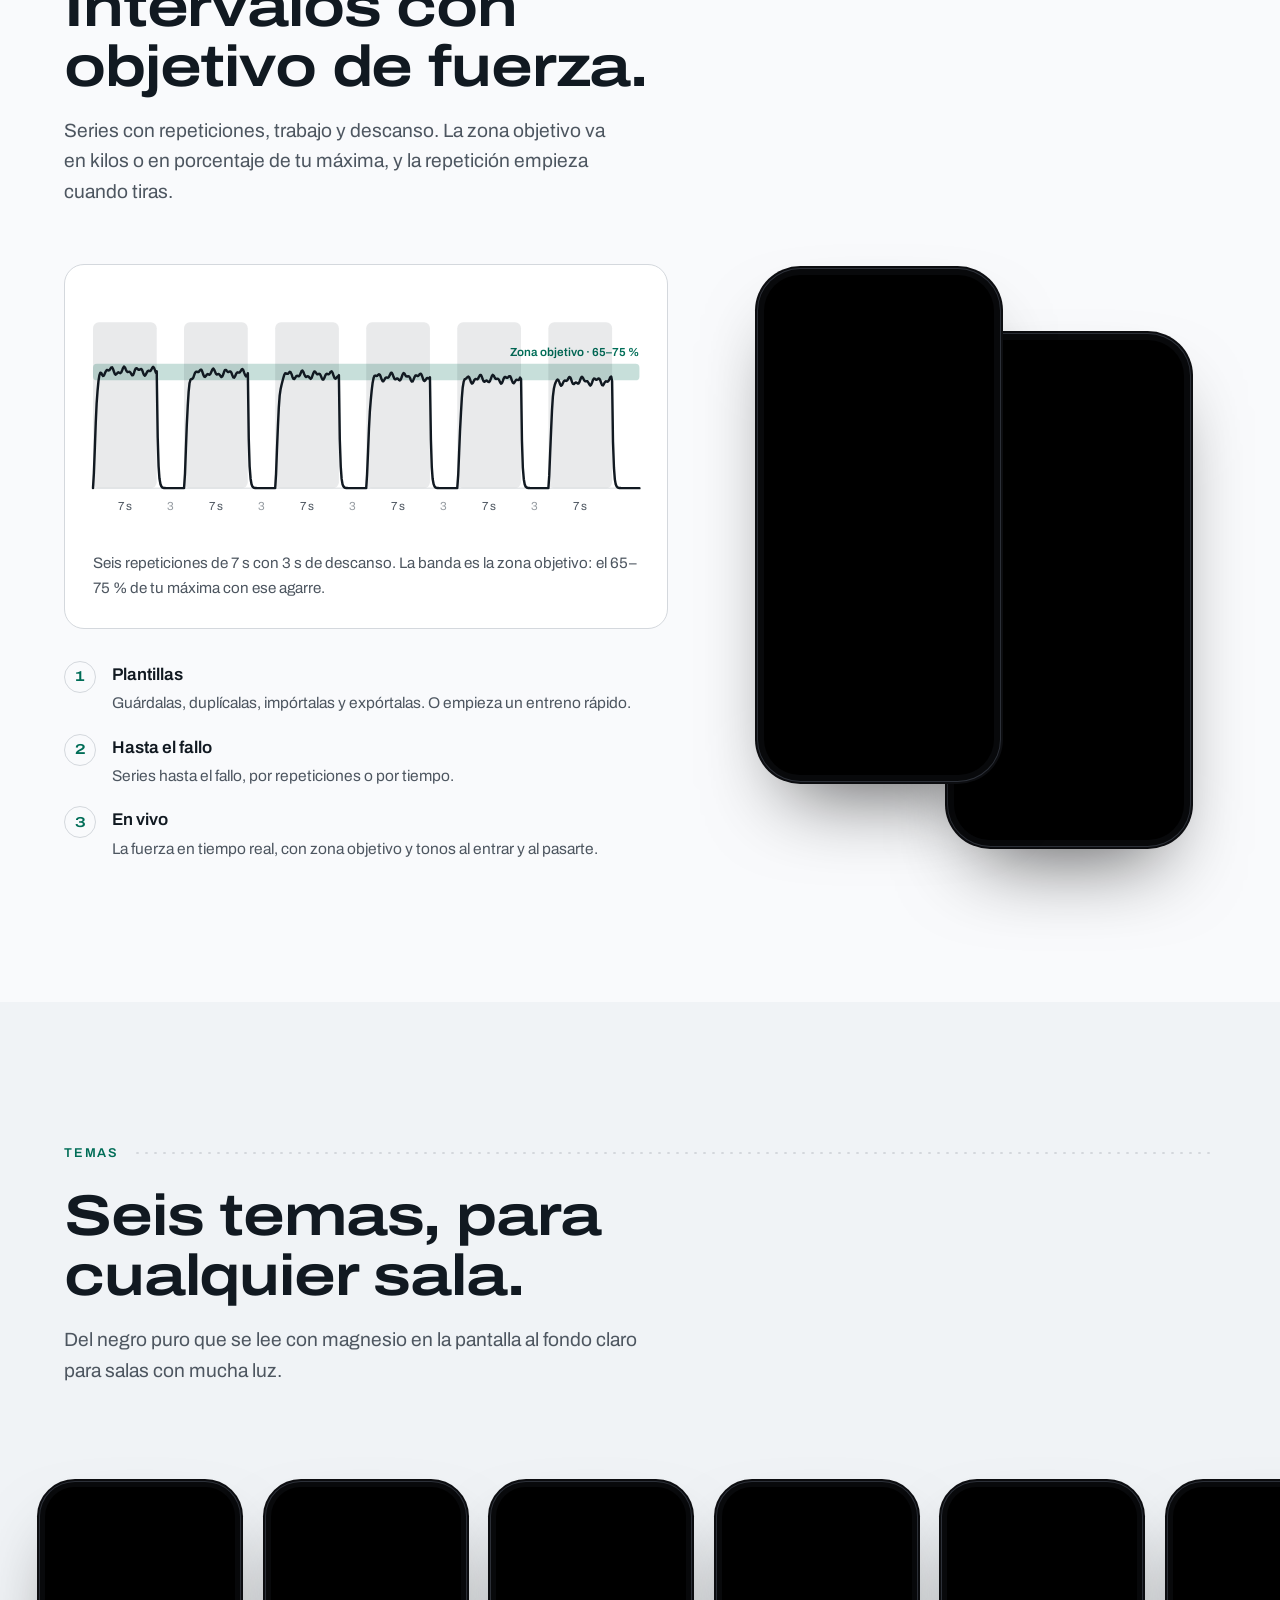
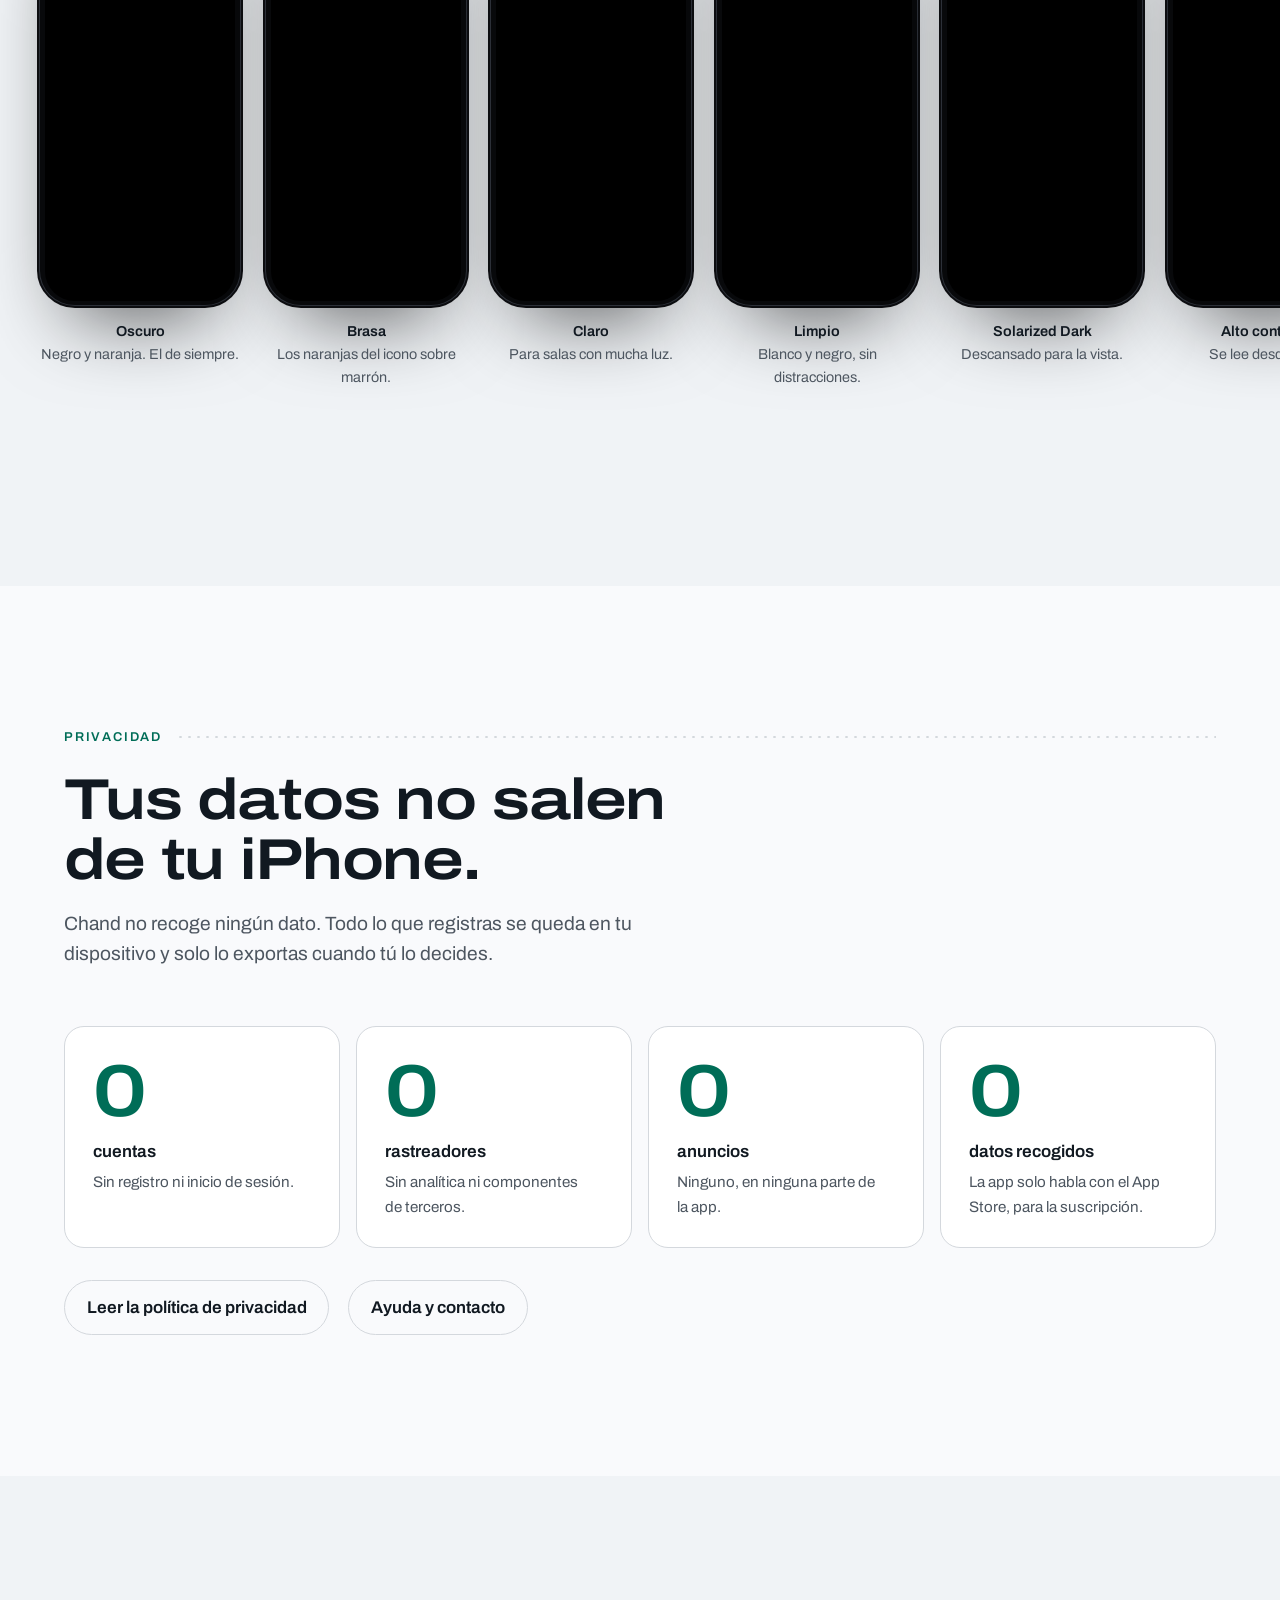
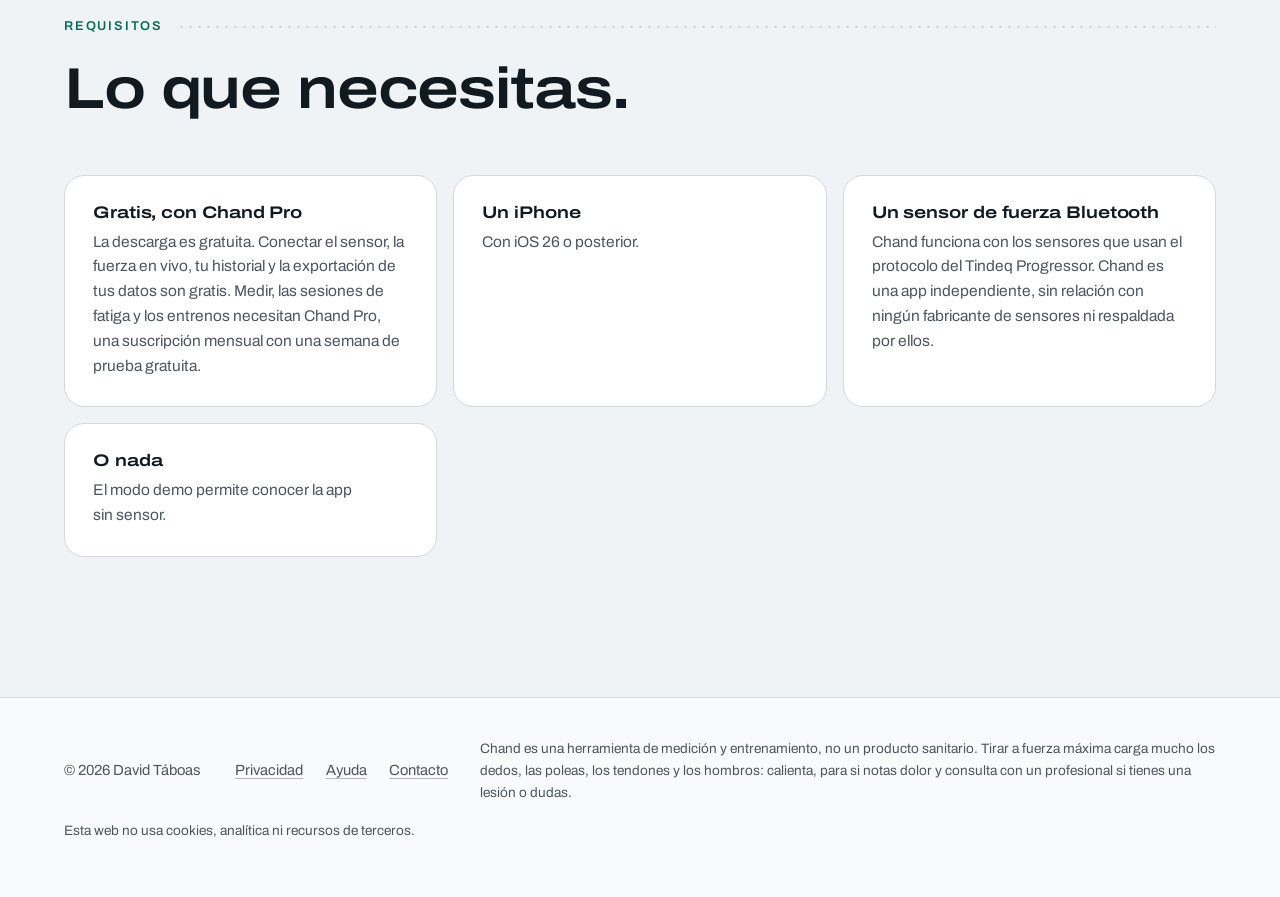
<file: es/index.html>
<!doctype html>
<html lang="es" class="no-js">
<head>
<meta charset="utf-8">
<meta name="viewport" content="width=device-width, initial-scale=1, viewport-fit=cover">
<meta http-equiv="Content-Security-Policy" content="default-src 'none'; img-src 'self'; style-src 'self'; font-src 'self'; script-src 'self'; base-uri 'none'; form-action 'none'">
<meta name="referrer" content="same-origin">
<title>Chand — Fuerza de dedos para escalar</title>
<meta name="description" content="Mide tu fuerza máxima de dedos, controla la fatiga durante la sesión y entrena con objetivos de fuerza, con tu sensor de fuerza Bluetooth. Sin cuenta, sin anuncios y sin seguimiento.">
<link rel="canonical" href="https://davidtaboas.github.io/chand-site/es/">
<link rel="alternate" hreflang="en" href="https://davidtaboas.github.io/chand-site/">
<link rel="alternate" hreflang="es" href="https://davidtaboas.github.io/chand-site/es/">
<link rel="alternate" hreflang="x-default" href="https://davidtaboas.github.io/chand-site/">
<meta name="color-scheme" content="dark light">
<meta name="theme-color" content="#0d1117" media="(prefers-color-scheme: dark)">
<meta name="theme-color" content="#fafbfc" media="(prefers-color-scheme: light)">
<meta property="og:type" content="website">
<meta property="og:title" content="Chand — Fuerza de dedos para escalar">
<meta property="og:description" content="Mide tu fuerza máxima de dedos, controla la fatiga durante la sesión y entrena con objetivos de fuerza, con tu sensor de fuerza Bluetooth. Sin cuenta, sin anuncios y sin seguimiento.">
<meta property="og:url" content="https://davidtaboas.github.io/chand-site/es/">
<meta property="og:image" content="https://davidtaboas.github.io/chand-site/assets/img/og.png">
<meta property="og:locale" content="es_ES">
<meta name="twitter:card" content="summary_large_image">
<link rel="icon" href="../assets/img/icon-64.png" type="image/png">
<link rel="apple-touch-icon" href="../assets/img/icon-180.png">
<link rel="preload" href="../assets/fonts/archivo.woff2" as="font" type="font/woff2" crossorigin>
<link rel="stylesheet" href="../assets/site.css">
<script src="../assets/site.js"></script>
</head>
<body>
<a class="skip" href="#main">Saltar al contenido</a>
<header class="top"><div class="wrap">
<a class="brand" href="../es/"><img src="../assets/img/icon-64.png" alt="" width="64" height="64">Chand</a>
<nav aria-label="Principal"><a class="only-wide" href="../es/#fatigue">Fatiga</a><a class="only-wide" href="../es/#measure">Medir</a><a class="only-wide" href="../es/#train">Entrenar</a><a class="" href="../es/privacy.html">Privacidad</a><a class="" href="../es/support.html">Ayuda</a><a class="lang" href="../" hreflang="en" lang="en" aria-label="English version">EN</a></nav>
</div></header>
<main id="main">
<section class="hero">
<div class="wrap">
<h1><span>Mide. Entrena.</span><span>Decide cuándo <em>parar</em>.</span></h1>
<p class="lead">Chand convierte tu sensor de fuerza Bluetooth en un laboratorio de fuerza de dedos para escalar, en tu iPhone.</p>
<div class="cta"><span class="pill"><svg viewBox="0 0 24 24" fill="currentColor" aria-hidden="true"><path d="M17.05 12.54c-.03-2.6 2.13-3.86 2.23-3.92-1.21-1.78-3.1-2.02-3.78-2.05-1.6-.16-3.14.95-3.95.95-.82 0-2.08-.93-3.42-.9-1.76.03-3.38 1.02-4.29 2.6-1.83 3.17-.47 7.87 1.31 10.45.87 1.26 1.91 2.68 3.27 2.63 1.31-.05 1.81-.85 3.39-.85 1.58 0 2.03.85 3.42.82 1.41-.02 2.31-1.29 3.17-2.56 1-1.46 1.41-2.88 1.44-2.95-.03-.01-2.76-1.06-2.79-4.22ZM14.44 4.9c.72-.88 1.21-2.09 1.08-3.3-1.04.04-2.3.69-3.05 1.57-.67.77-1.26 2.01-1.1 3.2 1.16.09 2.35-.59 3.07-1.47Z"/></svg>Próximamente en el App Store</span>
<a class="pill ghost" href="#fatigue">Cómo funciona</a></div>
<ul class="facts"><li>Sin cuenta</li><li>Sin anuncios</li><li>Sin seguimiento</li><li>En español e inglés</li></ul>
</div>
<div class="stage">
<div class="glow"></div>
<svg class="trace px s4" viewBox="0 0 1200 380" preserveAspectRatio="none" aria-hidden="true"><path d="M0.0 360.0 L4.0 360.0 L8.0 360.0 L12.0 360.0 L16.0 360.0 L20.0 360.0 L24.0 360.0 L28.0 360.0 L32.0 360.0 L36.0 360.0 L40.0 360.0 L44.0 360.0 L48.0 360.0 L52.0 360.0 L56.0 360.0 L60.0 360.0 L64.0 360.0 L68.0 360.0 L72.0 360.0 L76.0 360.0 L80.0 360.0 L84.0 342.9 L88.0 307.7 L92.0 264.4 L96.0 219.6 L100.0 178.0 L104.0 142.2 L108.0 113.4 L112.0 91.3 L116.0 75.4 L120.0 64.4 L124.0 57.2 L128.0 52.7 L132.0 50.0 L136.0 48.6 L140.0 48.0 L144.0 47.8 L148.0 48.0 L152.0 48.2 L156.0 48.6 L160.0 49.0 L164.0 49.4 L168.0 49.9 L172.0 50.3 L176.0 50.8 L180.0 51.2 L184.0 51.6 L188.0 52.1 L192.0 52.5 L196.0 53.0 L200.0 53.4 L204.0 53.9 L208.0 54.3 L212.0 54.8 L216.0 55.2 L220.0 55.7 L224.0 56.1 L228.0 56.6 L232.0 57.0 L236.0 57.5 L240.0 57.9 L244.0 58.4 L248.0 58.8 L252.0 59.3 L256.0 59.7 L260.0 60.2 L264.0 60.6 L268.0 61.1 L272.0 61.5 L276.0 62.0 L280.0 62.5 L284.0 63.1 L288.0 63.8 L292.0 64.8 L296.0 66.6 L300.0 70.0 L304.0 76.6 L308.0 90.0 L312.0 115.4 L316.0 157.4 L320.0 213.4 L324.0 269.3 L328.0 310.9 L332.0 335.7 L336.0 348.6 L340.0 354.8 L344.0 357.6 L348.0 358.9 L352.0 359.5 L356.0 359.8 L360.0 359.9 L364.0 360.0 L368.0 360.0 L372.0 360.0 L376.0 360.0 L380.0 360.0 L384.0 360.0 L388.0 360.0 L392.0 360.0 L396.0 360.0 L400.0 360.0 L404.0 360.0 L408.0 360.0 L412.0 360.0 L416.0 360.0 L420.0 360.0 L424.0 360.0 L428.0 360.0 L432.0 360.0 L436.0 360.0 L440.0 360.0 L444.0 360.0 L448.0 360.0 L452.0 360.0 L456.0 360.0 L460.0 360.0 L464.0 344.6 L468.0 312.9 L472.0 273.9 L476.0 233.6 L480.0 196.2 L484.0 164.0 L488.0 138.0 L492.0 118.2 L496.0 103.9 L500.0 94.0 L504.0 87.4 L508.0 83.4 L512.0 81.0 L516.0 79.8 L520.0 79.2 L524.0 79.1 L528.0 79.2 L532.0 79.4 L536.0 79.7 L540.0 80.1 L544.0 80.5 L548.0 80.9 L552.0 81.3 L556.0 81.7 L560.0 82.1 L564.0 82.5 L568.0 82.9 L572.0 83.3 L576.0 83.7 L580.0 84.1 L584.0 84.5 L588.0 84.9 L592.0 85.3 L596.0 85.7 L600.0 86.1 L604.0 86.5 L608.0 86.9 L612.0 87.3 L616.0 87.7 L620.0 88.1 L624.0 88.5 L628.0 88.9 L632.0 89.3 L636.0 89.7 L640.0 90.1 L644.0 90.6 L648.0 91.0 L652.0 91.4 L656.0 91.8 L660.0 92.2 L664.0 92.8 L668.0 93.4 L672.0 94.4 L676.0 95.9 L680.0 99.0 L684.0 105.0 L688.0 117.0 L692.0 139.8 L696.0 177.7 L700.0 228.1 L704.0 278.3 L708.0 315.8 L712.0 338.2 L716.0 349.7 L720.0 355.3 L724.0 357.9 L728.0 359.0 L732.0 359.6 L736.0 359.8 L740.0 359.9 L744.0 360.0 L748.0 360.0 L752.0 360.0 L756.0 360.0 L760.0 360.0 L764.0 360.0 L768.0 360.0 L772.0 360.0 L776.0 360.0 L780.0 360.0 L784.0 360.0 L788.0 360.0 L792.0 360.0 L796.0 360.0 L800.0 360.0 L804.0 360.0 L808.0 360.0 L812.0 360.0 L816.0 360.0 L820.0 360.0 L824.0 360.0 L828.0 360.0 L832.0 360.0 L836.0 360.0 L840.0 360.0 L844.0 346.3 L848.0 318.1 L852.0 283.5 L856.0 247.7 L860.0 214.4 L864.0 185.8 L868.0 162.7 L872.0 145.1 L876.0 132.3 L880.0 123.5 L884.0 117.7 L888.0 114.1 L892.0 112.0 L896.0 110.9 L900.0 110.4 L904.0 110.3 L908.0 110.4 L912.0 110.6 L916.0 110.9 L920.0 111.2 L924.0 111.5 L928.0 111.9 L932.0 112.2 L936.0 112.6 L940.0 113.0 L944.0 113.3 L948.0 113.7 L952.0 114.0 L956.0 114.4 L960.0 114.8 L964.0 115.1 L968.0 115.5 L972.0 115.8 L976.0 116.2 L980.0 116.5 L984.0 116.9 L988.0 117.3 L992.0 117.6 L996.0 118.0 L1000.0 118.3 L1004.0 118.7 L1008.0 119.1 L1012.0 119.4 L1016.0 119.8 L1020.0 120.1 L1024.0 120.5 L1028.0 120.9 L1032.0 121.2 L1036.0 121.6 L1040.0 122.0 L1044.0 122.5 L1048.0 123.0 L1052.0 123.9 L1056.0 125.3 L1060.0 128.0 L1064.0 133.3 L1068.0 144.0 L1072.0 164.3 L1076.0 198.0 L1080.0 242.8 L1084.0 287.4 L1088.0 320.7 L1092.0 340.6 L1096.0 350.9 L1100.0 355.8 L1104.0 358.1 L1108.0 359.1 L1112.0 359.6 L1116.0 359.8 L1120.0 359.9 L1124.0 360.0 L1128.0 360.0 L1132.0 360.0 L1136.0 360.0 L1140.0 360.0 L1144.0 360.0 L1148.0 360.0 L1152.0 360.0 L1156.0 360.0 L1160.0 360.0 L1164.0 360.0 L1168.0 360.0 L1172.0 360.0 L1176.0 360.0 L1180.0 360.0 L1184.0 360.0 L1188.0 360.0 L1192.0 360.0 L1196.0 360.0 L1200.0 360.0" fill="none" stroke="currentColor" stroke-width="2" vector-effect="non-scaling-stroke"/><line x1="0" x2="1200" y1="40" y2="40" stroke="currentColor" stroke-width="2" stroke-dasharray="0.1 9" stroke-linecap="round" vector-effect="non-scaling-stroke"/></svg>
<figure class="phone p-left px s2"><picture><source type="image/avif" srcset="../assets/img/es/fatigue.avif"><img src="../assets/img/es/fatigue.webp" alt="Sesión de fatiga: fuerza perdida por cada mano respecto a la referencia, con el aviso de umbral." width="720" height="1564" decoding="async"></picture></figure>
<figure class="phone p-right px s2"><picture><source type="image/avif" srcset="../assets/img/es/workout.avif"><img src="../assets/img/es/workout.webp" alt="Un entreno por intervalos en marcha, con el objetivo de fuerza de la repetición." width="720" height="1564" decoding="async"></picture></figure>
<figure class="phone p-main px s1"><picture><source type="image/avif" srcset="../assets/img/es/capture.avif"><img src="../assets/img/es/capture.webp" alt="Chand midiendo un tirón de fuerza máxima, con la curva de fuerza de cada mano." width="720" height="1564" fetchpriority="high"></picture></figure>
<div class="chip chip-a px s3"><small>Fuerza máxima</small><b class="num">42,4 kg</b></div>
<div class="chip chip-b px s3"><small>Pérdida de fuerza</small><b class="num">−12 %</b></div>
</div>
</section>

<section class="section" id="fatigue">
<div class="wrap">
<p class="label">Fatiga</p>
<h2>Cuánta fuerza te queda, en un tirón.</h2>
<p class="lead">Entre bloque y bloque, un tirón de control de pocos segundos. Chand lo compara con tu referencia y te enseña lo que has perdido, para que decidas cuándo parar.</p>
<div class="split">
<div>
<div class="card reveal" id="fatigue-card" data-stop="Para en el tirón {}" data-threshold="Umbral" data-lang="es">
<div class="fatigue-head">
<p class="verdict">Con este umbral<b class="num is-stop" id="fatigue-verdict" aria-live="polite">Para en el tirón 4</b></p>
<label class="range">Umbral de pérdida <output id="fatigue-out" for="fatigue-range">10 %</output>
<input id="fatigue-range" type="range" min="5" max="20" step="1" value="10"></label>
</div>
<svg class="viz" id="fatigue-viz" viewBox="0 0 560 290" role="img" aria-labelledby="fatigue-desc"><desc id="fatigue-desc">Ocho tirones de control, cada uno algo más bajo que el anterior, frente a una línea de puntos de referencia. Otra línea de puntos marca el umbral de pérdida; los tirones que quedan por debajo aparecen resaltados.</desc><line class="axis" x1="0" x2="560" y1="250" y2="250"/><line class="dots" x1="0" x2="560" y1="30" y2="30"/><text x="0" y="20">Referencia · 42,4 kg</text><line class="dots stop" id="fatigue-line" x1="0" x2="560" y1="52.0" y2="52.0"/><text class="t-stop" id="fatigue-label" x="560" y="68.0" text-anchor="end">Umbral −10 %</text><rect class="bar grow d1" data-loss="3.0" x="14" y="36.6" width="46" height="213.4" rx="5"/><text x="37" y="270" text-anchor="middle">1</text><text class="t-on" x="37" y="56.6" text-anchor="middle">−3,0</text><rect class="bar grow d2" data-loss="5.9" x="82" y="43.0" width="46" height="207.0" rx="5"/><text x="105" y="270" text-anchor="middle">2</text><text class="t-on" x="105" y="63.0" text-anchor="middle">−5,9</text><rect class="bar grow d3" data-loss="8.7" x="150" y="49.2" width="46" height="200.8" rx="5"/><text x="173" y="270" text-anchor="middle">3</text><text class="t-on" x="173" y="69.2" text-anchor="middle">−8,7</text><rect class="bar grow d4 over" data-loss="11.5" x="218" y="55.2" width="46" height="194.8" rx="5"/><text x="241" y="270" text-anchor="middle">4</text><text class="t-on" x="241" y="75.2" text-anchor="middle">−11,5</text><rect class="bar grow d5 over" data-loss="14.1" x="286" y="61.1" width="46" height="188.9" rx="5"/><text x="309" y="270" text-anchor="middle">5</text><text class="t-on" x="309" y="81.1" text-anchor="middle">−14,1</text><rect class="bar grow d6 over" data-loss="16.7" x="354" y="66.7" width="46" height="183.3" rx="5"/><text x="377" y="270" text-anchor="middle">6</text><text class="t-on" x="377" y="86.7" text-anchor="middle">−16,7</text><rect class="bar grow d6 over" data-loss="19.2" x="422" y="72.2" width="46" height="177.8" rx="5"/><text x="445" y="270" text-anchor="middle">7</text><text class="t-on" x="445" y="92.2" text-anchor="middle">−19,2</text><rect class="bar grow d6 over" data-loss="21.6" x="490" y="77.6" width="46" height="172.4" rx="5"/><text x="513" y="270" text-anchor="middle">8</text><text class="t-on" x="513" y="97.6" text-anchor="middle">−21,6</text></svg>
<p class="cap">Cada barra es un tirón de control. La línea de puntos de arriba es tu referencia; cuando un tirón queda por debajo del umbral, toca parar. Mueve el umbral para verlo.</p>
</div>
<ol class="steps"><li><b>Fija la referencia</b><span>Mídela al empezar o elige una medición que ya tengas.</span></li><li><b>Tira entre bloques</b><span>Cada tirón de control muestra la pérdida de pico y de RFD, por mano.</span></li><li><b>Para en el umbral</b><span>Cuando la pérdida supera el umbral que has elegido, la app te avisa.</span></li><li><b>Tus récords, intactos</b><span>Los tirones de control no cuentan como tests ni alteran tus récords.</span></li></ol>
</div>
<div class="duo"><figure class="phone px s1"><picture><source type="image/avif" srcset="../assets/img/es/fatigue.avif"><img src="../assets/img/es/fatigue.webp" alt="Sesión de fatiga: fuerza perdida por cada mano respecto a la referencia, con el aviso de umbral." width="720" height="1564" loading="lazy" decoding="async"></picture></figure><figure class="phone px s2"><picture><source type="image/avif" srcset="../assets/img/es/fatigue-chart.avif"><img src="../assets/img/es/fatigue-chart.webp" alt="Gráfica del porcentaje de la referencia que conserva cada mano, tirón a tirón." width="720" height="1564" loading="lazy" decoding="async"></picture></figure></div>
</div>
</div>
</section>

<section class="section alt" id="measure">
<div class="wrap">
<p class="label">Medir</p>
<h2>Cada tirón, con su curva.</h2>
<p class="lead">Fuerza máxima, RFD, resistencia y fuerza crítica. Cada mano por separado o las dos a la vez, con todos los intentos guardados.</p>
<div class="split flip">
<div class="card reveal"><svg class="viz" viewBox="0 0 560 290" role="img" aria-labelledby="pull-desc"><desc id="pull-desc">Curva de fuerza de un tirón de tres segundos: subida rápida hasta el pico, meseta y suelta. La pendiente entre el 20 % y el 80 % del pico está marcada como RFD.</desc><line class="axis" x1="30" x2="560" y1="250" y2="250"/><line class="dots" x1="30" x2="560" y1="50" y2="50"/><path class="fill-soft late" d="M30.0 250.0 L32.6 250.0 L35.2 250.0 L37.8 250.0 L40.4 250.0 L43.0 250.0 L45.6 250.0 L48.2 250.0 L50.8 250.0 L53.4 250.0 L56.0 250.0 L58.6 250.0 L61.2 250.0 L63.8 250.0 L66.4 250.0 L69.0 250.0 L71.6 249.6 L74.2 246.0 L76.8 239.9 L79.4 232.0 L82.0 222.8 L84.6 212.5 L87.2 201.5 L89.8 190.2 L92.4 178.6 L95.0 167.1 L97.6 155.9 L100.2 145.0 L102.8 134.6 L105.4 124.9 L108.0 115.8 L110.6 107.4 L113.2 99.7 L115.8 92.8 L118.4 86.6 L121.0 81.0 L123.6 76.1 L126.2 71.8 L128.8 68.1 L131.4 64.9 L134.0 62.1 L136.6 59.8 L139.2 57.8 L141.8 56.2 L144.4 54.8 L147.0 53.7 L149.6 52.8 L152.2 52.0 L154.8 51.5 L157.4 51.0 L160.0 50.7 L162.6 50.4 L165.2 50.2 L167.8 50.1 L170.4 50.0 L173.0 50.0 L175.6 50.0 L178.2 50.0 L180.8 50.1 L183.4 50.1 L186.0 50.2 L188.6 50.3 L191.2 50.4 L193.8 50.5 L196.4 50.6 L199.0 50.7 L201.6 50.8 L204.2 50.9 L206.8 51.0 L209.4 51.1 L212.0 51.2 L214.6 51.3 L217.2 51.5 L219.8 51.6 L222.4 51.7 L225.0 51.8 L227.6 51.9 L230.2 52.0 L232.8 52.1 L235.4 52.3 L238.0 52.4 L240.6 52.5 L243.2 52.6 L245.8 52.7 L248.4 52.8 L251.0 52.9 L253.6 53.1 L256.2 53.2 L258.8 53.3 L261.4 53.4 L264.0 53.5 L266.6 53.6 L269.2 53.7 L271.8 53.9 L274.4 54.0 L277.0 54.1 L279.6 54.2 L282.2 54.3 L284.8 54.4 L287.4 54.5 L290.0 54.7 L292.6 54.8 L295.2 54.9 L297.8 55.0 L300.4 55.1 L303.0 55.2 L305.6 55.4 L308.2 55.5 L310.8 55.6 L313.4 55.7 L316.0 55.8 L318.6 55.9 L321.2 56.0 L323.8 56.2 L326.4 56.3 L329.0 56.4 L331.6 56.5 L334.2 56.6 L336.8 56.7 L339.4 56.8 L342.0 57.0 L344.6 57.1 L347.2 57.2 L349.8 57.3 L352.4 57.4 L355.0 57.5 L357.6 57.6 L360.2 57.8 L362.8 57.9 L365.4 58.0 L368.0 58.1 L370.6 58.2 L373.2 58.3 L375.8 58.5 L378.4 58.6 L381.0 58.7 L383.6 58.8 L386.2 58.9 L388.8 59.0 L391.4 59.1 L394.0 59.3 L396.6 59.4 L399.2 59.5 L401.8 59.6 L404.4 59.7 L407.0 59.9 L409.6 60.0 L412.2 60.1 L414.8 60.3 L417.4 60.4 L420.0 60.6 L422.6 60.8 L425.2 61.0 L427.8 61.2 L430.4 61.5 L433.0 61.8 L435.6 62.3 L438.2 62.8 L440.8 63.5 L443.4 64.4 L446.0 65.7 L448.6 67.3 L451.2 69.4 L453.8 72.3 L456.4 76.0 L459.0 80.9 L461.6 87.1 L464.2 94.9 L466.8 104.6 L469.4 116.0 L472.0 129.1 L474.6 143.4 L477.2 158.3 L479.8 173.2 L482.4 187.2 L485.0 199.8 L487.6 210.7 L490.2 219.7 L492.8 227.0 L495.4 232.7 L498.0 237.1 L500.6 240.5 L503.2 243.0 L505.8 244.9 L508.4 246.2 L511.0 247.3 L513.6 248.0 L516.2 248.5 L518.8 248.9 L521.4 249.2 L524.0 249.4 L526.6 249.6 L529.2 249.7 L531.8 249.8 L534.4 249.8 L537.0 249.9 L539.6 249.9 L542.2 249.9 L544.8 250.0 L547.4 250.0 L550.0 250.0 L550.0 250 L30.0 250 Z"/><path class="curve draw" pathLength="1" d="M30.0 250.0 L32.6 250.0 L35.2 250.0 L37.8 250.0 L40.4 250.0 L43.0 250.0 L45.6 250.0 L48.2 250.0 L50.8 250.0 L53.4 250.0 L56.0 250.0 L58.6 250.0 L61.2 250.0 L63.8 250.0 L66.4 250.0 L69.0 250.0 L71.6 249.6 L74.2 246.0 L76.8 239.9 L79.4 232.0 L82.0 222.8 L84.6 212.5 L87.2 201.5 L89.8 190.2 L92.4 178.6 L95.0 167.1 L97.6 155.9 L100.2 145.0 L102.8 134.6 L105.4 124.9 L108.0 115.8 L110.6 107.4 L113.2 99.7 L115.8 92.8 L118.4 86.6 L121.0 81.0 L123.6 76.1 L126.2 71.8 L128.8 68.1 L131.4 64.9 L134.0 62.1 L136.6 59.8 L139.2 57.8 L141.8 56.2 L144.4 54.8 L147.0 53.7 L149.6 52.8 L152.2 52.0 L154.8 51.5 L157.4 51.0 L160.0 50.7 L162.6 50.4 L165.2 50.2 L167.8 50.1 L170.4 50.0 L173.0 50.0 L175.6 50.0 L178.2 50.0 L180.8 50.1 L183.4 50.1 L186.0 50.2 L188.6 50.3 L191.2 50.4 L193.8 50.5 L196.4 50.6 L199.0 50.7 L201.6 50.8 L204.2 50.9 L206.8 51.0 L209.4 51.1 L212.0 51.2 L214.6 51.3 L217.2 51.5 L219.8 51.6 L222.4 51.7 L225.0 51.8 L227.6 51.9 L230.2 52.0 L232.8 52.1 L235.4 52.3 L238.0 52.4 L240.6 52.5 L243.2 52.6 L245.8 52.7 L248.4 52.8 L251.0 52.9 L253.6 53.1 L256.2 53.2 L258.8 53.3 L261.4 53.4 L264.0 53.5 L266.6 53.6 L269.2 53.7 L271.8 53.9 L274.4 54.0 L277.0 54.1 L279.6 54.2 L282.2 54.3 L284.8 54.4 L287.4 54.5 L290.0 54.7 L292.6 54.8 L295.2 54.9 L297.8 55.0 L300.4 55.1 L303.0 55.2 L305.6 55.4 L308.2 55.5 L310.8 55.6 L313.4 55.7 L316.0 55.8 L318.6 55.9 L321.2 56.0 L323.8 56.2 L326.4 56.3 L329.0 56.4 L331.6 56.5 L334.2 56.6 L336.8 56.7 L339.4 56.8 L342.0 57.0 L344.6 57.1 L347.2 57.2 L349.8 57.3 L352.4 57.4 L355.0 57.5 L357.6 57.6 L360.2 57.8 L362.8 57.9 L365.4 58.0 L368.0 58.1 L370.6 58.2 L373.2 58.3 L375.8 58.5 L378.4 58.6 L381.0 58.7 L383.6 58.8 L386.2 58.9 L388.8 59.0 L391.4 59.1 L394.0 59.3 L396.6 59.4 L399.2 59.5 L401.8 59.6 L404.4 59.7 L407.0 59.9 L409.6 60.0 L412.2 60.1 L414.8 60.3 L417.4 60.4 L420.0 60.6 L422.6 60.8 L425.2 61.0 L427.8 61.2 L430.4 61.5 L433.0 61.8 L435.6 62.3 L438.2 62.8 L440.8 63.5 L443.4 64.4 L446.0 65.7 L448.6 67.3 L451.2 69.4 L453.8 72.3 L456.4 76.0 L459.0 80.9 L461.6 87.1 L464.2 94.9 L466.8 104.6 L469.4 116.0 L472.0 129.1 L474.6 143.4 L477.2 158.3 L479.8 173.2 L482.4 187.2 L485.0 199.8 L487.6 210.7 L490.2 219.7 L492.8 227.0 L495.4 232.7 L498.0 237.1 L500.6 240.5 L503.2 243.0 L505.8 244.9 L508.4 246.2 L511.0 247.3 L513.6 248.0 L516.2 248.5 L518.8 248.9 L521.4 249.2 L524.0 249.4 L526.6 249.6 L529.2 249.7 L531.8 249.8 L534.4 249.8 L537.0 249.9 L539.6 249.9 L542.2 249.9 L544.8 250.0 L547.4 250.0 L550.0 250.0"/><line class="dots accent" x1="30" x2="147.2" y1="201.5" y2="201.5"/><line class="dots accent" x1="30" x2="178.4" y1="86.6" y2="86.6"/><text class="t-accent" x="155.2" y="205.5">20 %</text><text class="t-accent" x="186.4" y="90.6">80 %</text><line class="slope late" x1="87.2" y1="201.5" x2="118.4" y2="86.6"/><circle class="dot" cx="87.2" cy="201.5" r="5"/><circle class="dot" cx="118.4" cy="86.6" r="5"/><text class="t-accent" x="186.4" y="148.1">RFD · 196 kg/s</text><circle cx="175.6" cy="50.0" r="6" fill="var(--text)"/><text class="t-strong" x="189.6" y="36.0" font-size="17">Pico · 42,4 kg</text><text x="30" y="272">0 s</text><text x="233.1" y="272" text-anchor="middle">1 s</text><text x="395.6" y="272" text-anchor="middle">2 s</text><text x="550.0" y="272" text-anchor="end">3 s</text></svg><p class="cap">El pico es el punto más alto de la curva. El RFD es lo rápido que llegas: la pendiente entre el 20 % y el 80 % del pico.</p></div>
<div class="duo"><figure class="phone px s1"><picture><source type="image/avif" srcset="../assets/img/es/plan.avif"><img src="../assets/img/es/plan.webp" alt="Una medición con nombre: mejor y último resultado de cada mano y su evolución por semanas." width="720" height="1564" loading="lazy" decoding="async"></picture></figure><figure class="phone px s2"><picture><source type="image/avif" srcset="../assets/img/es/summary.avif"><img src="../assets/img/es/summary.webp" alt="Resumen de una medición guardada, con la curva y los datos de cada mano." width="720" height="1564" loading="lazy" decoding="async"></picture></figure></div>
</div>
<div class="bento"><article class="card  reveal"><h3>Pico</h3><svg class="viz" viewBox="0 0 240 110" role="img" aria-label="La fuerza más alta del tirón."><line class="axis" x1="10" x2="230" y1="96" y2="96"/><path class="curve" d="M10.0 96.0 L11.8 96.0 L13.7 96.0 L15.5 96.0 L17.3 96.0 L19.2 96.0 L21.0 96.0 L22.8 96.0 L24.7 95.8 L26.5 92.8 L28.3 87.7 L30.2 81.1 L32.0 73.8 L33.8 66.2 L35.7 58.7 L37.5 51.5 L39.3 44.9 L41.2 39.0 L43.0 33.9 L44.8 29.5 L46.7 25.9 L48.5 22.9 L50.3 20.6 L52.2 18.8 L54.0 17.3 L55.8 16.3 L57.7 15.5 L59.5 15.0 L61.3 14.6 L63.2 14.3 L65.0 14.2 L66.8 14.1 L68.7 14.1 L70.5 14.1 L72.3 14.1 L74.2 14.1 L76.0 14.2 L77.8 14.2 L79.7 14.3 L81.5 14.4 L83.3 14.5 L85.2 14.5 L87.0 14.6 L88.8 14.7 L90.7 14.8 L92.5 14.8 L94.3 14.9 L96.2 15.0 L98.0 15.1 L99.8 15.1 L101.7 15.2 L103.5 15.3 L105.3 15.4 L107.2 15.4 L109.0 15.5 L110.8 15.6 L112.7 15.7 L114.5 15.7 L116.3 15.8 L118.2 15.9 L120.0 16.0 L121.8 16.0 L123.7 16.1 L125.5 16.2 L127.3 16.3 L129.2 16.3 L131.0 16.4 L132.8 16.5 L134.7 16.6 L136.5 16.7 L138.3 16.7 L140.2 16.8 L142.0 16.9 L143.8 17.0 L145.7 17.0 L147.5 17.1 L149.3 17.2 L151.2 17.3 L153.0 17.3 L154.8 17.4 L156.7 17.5 L158.5 17.6 L160.3 17.6 L162.2 17.7 L164.0 17.8 L165.8 17.9 L167.7 17.9 L169.5 18.0 L171.3 18.1 L173.2 18.2 L175.0 18.3 L176.8 18.4 L178.7 18.5 L180.5 18.7 L182.3 18.9 L184.2 19.2 L186.0 19.6 L187.8 20.3 L189.7 21.4 L191.5 23.1 L193.3 25.8 L195.2 29.8 L197.0 35.6 L198.8 43.3 L200.7 52.6 L202.5 62.5 L204.3 71.7 L206.2 79.4 L208.0 85.2 L209.8 89.2 L211.7 91.8 L213.5 93.4 L215.3 94.4 L217.2 95.1 L219.0 95.4 L220.8 95.7 L222.7 95.8 L224.5 95.9 L226.3 95.9 L228.2 96.0 L230.0 96.0"/><line class="dots accent" x1="10" x2="230" y1="14.1" y2="14.1"/><circle class="dot" cx="68.7" cy="14.1" r="6"/></svg><p>La fuerza más alta del tirón.</p></article><article class="card  reveal"><h3>RFD</h3><svg class="viz" viewBox="0 0 240 110" role="img" aria-label="Velocidad de desarrollo de la fuerza: kilos por segundo en el arranque del tirón."><line class="axis" x1="10" x2="230" y1="96" y2="96"/><path class="curve" stroke-opacity="0.45" d="M10.0 96.0 L11.8 96.0 L13.7 96.0 L15.5 96.0 L17.3 96.0 L19.2 96.0 L21.0 96.0 L22.8 96.0 L24.7 95.8 L26.5 92.8 L28.3 87.7 L30.2 81.1 L32.0 73.8 L33.8 66.2 L35.7 58.7 L37.5 51.5 L39.3 44.9 L41.2 39.0 L43.0 33.9 L44.8 29.5 L46.7 25.9 L48.5 22.9 L50.3 20.6 L52.2 18.8 L54.0 17.3 L55.8 16.3 L57.7 15.5 L59.5 15.0 L61.3 14.6 L63.2 14.3 L65.0 14.2 L66.8 14.1 L68.7 14.1 L70.5 14.1 L72.3 14.1 L74.2 14.1 L76.0 14.2 L77.8 14.2 L79.7 14.3 L81.5 14.4 L83.3 14.5 L85.2 14.5 L87.0 14.6 L88.8 14.7 L90.7 14.8 L92.5 14.8 L94.3 14.9 L96.2 15.0 L98.0 15.1 L99.8 15.1 L101.7 15.2 L103.5 15.3 L105.3 15.4 L107.2 15.4 L109.0 15.5 L110.8 15.6 L112.7 15.7 L114.5 15.7 L116.3 15.8 L118.2 15.9 L120.0 16.0 L121.8 16.0 L123.7 16.1 L125.5 16.2 L127.3 16.3 L129.2 16.3 L131.0 16.4 L132.8 16.5 L134.7 16.6 L136.5 16.7 L138.3 16.7 L140.2 16.8 L142.0 16.9 L143.8 17.0 L145.7 17.0 L147.5 17.1 L149.3 17.2 L151.2 17.3 L153.0 17.3 L154.8 17.4 L156.7 17.5 L158.5 17.6 L160.3 17.6 L162.2 17.7 L164.0 17.8 L165.8 17.9 L167.7 17.9 L169.5 18.0 L171.3 18.1 L173.2 18.2 L175.0 18.3 L176.8 18.4 L178.7 18.5 L180.5 18.7 L182.3 18.9 L184.2 19.2 L186.0 19.6 L187.8 20.3 L189.7 21.4 L191.5 23.1 L193.3 25.8 L195.2 29.8 L197.0 35.6 L198.8 43.3 L200.7 52.6 L202.5 62.5 L204.3 71.7 L206.2 79.4 L208.0 85.2 L209.8 89.2 L211.7 91.8 L213.5 93.4 L215.3 94.4 L217.2 95.1 L219.0 95.4 L220.8 95.7 L222.7 95.8 L224.5 95.9 L226.3 95.9 L228.2 96.0 L230.0 96.0"/><line class="slope" x1="22.0" y1="108.4" x2="56.8" y2="-11.9"/><circle class="dot" cx="32.0" cy="73.8" r="4.5"/><circle class="dot" cx="44.8" cy="29.5" r="4.5"/></svg><p>Velocidad de desarrollo de la fuerza: kilos por segundo en el arranque del tirón.</p></article><article class="card  reveal"><h3>Pérdida</h3><svg class="viz" viewBox="0 0 240 110" role="img" aria-label="Lo que falta para llegar a la referencia: <code>100 − valor ÷ referencia × 100</code>."><line class="dots" x1="10" x2="230" y1="40" y2="40"/><text x="10" y="26">Referencia</text><rect class="bar" x="10" y="54" width="193.6" height="26" rx="6"/><rect class="fill-soft" x="205.6" y="54" width="24.4" height="26" rx="6"/><text class="t-stop" x="230" y="100" text-anchor="end" font-size="14">−12 %</text></svg><p>Lo que falta para llegar a la referencia: <code>100 − valor ÷ referencia × 100</code>.</p></article><article class="card wide reveal"><h3>Asimetría</h3><svg class="viz" viewBox="0 0 240 110" role="img" aria-label="La diferencia entre tu mano fuerte y la débil, respecto a la fuerte."><text class="t-left" x="10" y="38">Izquierda</text><rect class="bar left" x="80" y="24" width="144.7" height="20" rx="5"/><text class="t-right" x="10" y="78">Derecha</text><rect class="bar right" x="80" y="64" width="150.0" height="20" rx="5"/><line class="dots" x1="224.7" x2="224.7" y1="14" y2="96"/><line class="dots" x1="230" x2="230" y1="14" y2="96"/><text class="t-strong" x="227.4" y="106" text-anchor="middle" font-size="12">3,5 %</text></svg><p>La diferencia entre tu mano fuerte y la débil, respecto a la fuerte.</p></article><article class="card wide reveal"><h3>Fuerza crítica</h3><svg class="viz" viewBox="0 0 240 110" role="img" aria-label="24 repeticiones de 7 s con 3 s de descanso. La media de las seis últimas es tu fuerza crítica (CF): lo que puedes sostener. Lo que pones por encima es tu reserva (W′)."><rect class="work" x="10.0" y="52.9" width="6.4" height="43.1" rx="1.5"/><rect class="bar" x="10.0" y="12.0" width="6.4" height="40.9" rx="1.5"/><rect class="work" x="19.2" y="52.9" width="6.4" height="43.1" rx="1.5"/><rect class="bar" x="19.2" y="18.2" width="6.4" height="34.7" rx="1.5"/><rect class="work" x="28.4" y="52.9" width="6.4" height="43.1" rx="1.5"/><rect class="bar" x="28.4" y="25.8" width="6.4" height="27.1" rx="1.5"/><rect class="work" x="37.6" y="52.9" width="6.4" height="43.1" rx="1.5"/><rect class="bar" x="37.6" y="29.1" width="6.4" height="23.9" rx="1.5"/><rect class="work" x="46.8" y="52.9" width="6.4" height="43.1" rx="1.5"/><rect class="bar" x="46.8" y="33.5" width="6.4" height="19.5" rx="1.5"/><rect class="work" x="56.0" y="52.9" width="6.4" height="43.1" rx="1.5"/><rect class="bar" x="56.0" y="38.0" width="6.4" height="15.0" rx="1.5"/><rect class="work" x="65.2" y="52.9" width="6.4" height="43.1" rx="1.5"/><rect class="bar" x="65.2" y="38.9" width="6.4" height="14.0" rx="1.5"/><rect class="work" x="74.4" y="52.9" width="6.4" height="43.1" rx="1.5"/><rect class="bar" x="74.4" y="42.6" width="6.4" height="10.3" rx="1.5"/><rect class="work" x="83.6" y="52.9" width="6.4" height="43.1" rx="1.5"/><rect class="bar" x="83.6" y="44.6" width="6.4" height="8.3" rx="1.5"/><rect class="work" x="92.8" y="52.9" width="6.4" height="43.1" rx="1.5"/><rect class="bar" x="92.8" y="44.9" width="6.4" height="8.1" rx="1.5"/><rect class="work" x="102.0" y="52.9" width="6.4" height="43.1" rx="1.5"/><rect class="bar" x="102.0" y="48.0" width="6.4" height="4.9" rx="1.5"/><rect class="work" x="111.2" y="52.9" width="6.4" height="43.1" rx="1.5"/><rect class="bar" x="111.2" y="48.1" width="6.4" height="4.8" rx="1.5"/><rect class="work" x="120.4" y="52.9" width="6.4" height="43.1" rx="1.5"/><rect class="bar" x="120.4" y="48.6" width="6.4" height="4.3" rx="1.5"/><rect class="work" x="129.6" y="52.9" width="6.4" height="43.1" rx="1.5"/><rect class="bar" x="129.6" y="51.1" width="6.4" height="1.9" rx="1.5"/><rect class="work" x="138.8" y="52.9" width="6.4" height="43.1" rx="1.5"/><rect class="bar" x="138.8" y="50.0" width="6.4" height="2.9" rx="1.5"/><rect class="work" x="148.0" y="52.9" width="6.4" height="43.1" rx="1.5"/><rect class="bar" x="148.0" y="51.2" width="6.4" height="1.7" rx="1.5"/><rect class="work" x="157.2" y="52.9" width="6.4" height="43.1" rx="1.5"/><rect class="bar" x="157.2" y="52.5" width="6.4" height="0.4" rx="1.5"/><rect class="work" x="166.4" y="52.9" width="6.4" height="43.1" rx="1.5"/><rect class="bar" x="166.4" y="51.1" width="6.4" height="1.8" rx="1.5"/><rect class="work" x="175.6" y="52.9" width="6.4" height="43.1" rx="1.5"/><rect class="bar" x="175.6" y="52.9" width="6.4" height="0.0" rx="1.5"/><rect class="work" x="184.8" y="53.0" width="6.4" height="43.0" rx="1.5"/><rect class="work" x="194.0" y="52.9" width="6.4" height="43.1" rx="1.5"/><rect class="bar" x="194.0" y="52.0" width="6.4" height="1.0" rx="1.5"/><rect class="work" x="203.2" y="54.0" width="6.4" height="42.0" rx="1.5"/><rect class="work" x="212.4" y="52.9" width="6.4" height="43.1" rx="1.5"/><rect class="bar" x="212.4" y="52.9" width="6.4" height="0.0" rx="1.5"/><rect class="work" x="221.6" y="52.9" width="6.4" height="43.1" rx="1.5"/><rect class="bar" x="221.6" y="52.9" width="6.4" height="0.1" rx="1.5"/><line class="dots accent" x1="10" x2="230" y1="52.9" y2="52.9"/><text class="t-accent" x="230" y="44.9" text-anchor="end">CF</text><text class="t-accent" x="62" y="23.8">W′</text><line class="axis" x1="10" x2="230" y1="96" y2="96"/></svg><p>24 repeticiones de 7 s con 3 s de descanso. La media de las seis últimas es tu fuerza crítica (CF): lo que puedes sostener. Lo que pones por encima es tu reserva (W′).</p></article></div>
</div>
</section>

<section class="section" id="train">
<div class="wrap">
<p class="label">Entrenar</p>
<h2>Intervalos con objetivo de fuerza.</h2>
<p class="lead">Series con repeticiones, trabajo y descanso. La zona objetivo va en kilos o en porcentaje de tu máxima, y la repetición empieza cuando tiras.</p>
<div class="split">
<div>
<div class="card reveal"><svg class="viz" viewBox="0 0 560 250" role="img" aria-labelledby="train-desc"><desc id="train-desc">Seis repeticiones de siete segundos de trabajo y tres de descanso. La traza de fuerza se mantiene dentro de una banda que marca la zona objetivo, entre el 65 % y el 75 % de la máxima.</desc><rect class="fill-accent" x="0" y="72.5" width="560" height="17.0" rx="4"/><text class="t-accent" x="560" y="64.5" text-anchor="end">Zona objetivo · 65–75 %</text><rect class="work" x="0.0" y="30" width="65.3" height="170" rx="6"/><text x="32.7" y="222" text-anchor="middle">7 s</text><text x="79.3" y="222" text-anchor="middle" fill-opacity="0.6">3</text><rect class="work" x="93.3" y="30" width="65.3" height="170" rx="6"/><text x="126.0" y="222" text-anchor="middle">7 s</text><text x="172.7" y="222" text-anchor="middle" fill-opacity="0.6">3</text><rect class="work" x="186.7" y="30" width="65.3" height="170" rx="6"/><text x="219.3" y="222" text-anchor="middle">7 s</text><text x="266.0" y="222" text-anchor="middle" fill-opacity="0.6">3</text><rect class="work" x="280.0" y="30" width="65.3" height="170" rx="6"/><text x="312.7" y="222" text-anchor="middle">7 s</text><text x="359.3" y="222" text-anchor="middle" fill-opacity="0.6">3</text><rect class="work" x="373.3" y="30" width="65.3" height="170" rx="6"/><text x="406.0" y="222" text-anchor="middle">7 s</text><text x="452.7" y="222" text-anchor="middle" fill-opacity="0.6">3</text><rect class="work" x="466.7" y="30" width="65.3" height="170" rx="6"/><text x="499.3" y="222" text-anchor="middle">7 s</text><line class="axis" x1="0" x2="560" y1="200" y2="200"/><path class="curve draw" pathLength="1" d="M0.0 200.0 L0.9 184.6 L1.9 158.5 L2.8 133.2 L3.7 113.5 L4.7 99.7 L5.6 90.3 L6.5 84.4 L7.5 81.7 L8.4 81.9 L9.3 83.7 L10.3 85.0 L11.2 84.6 L12.1 82.6 L13.1 80.3 L14.0 79.0 L14.9 79.0 L15.9 79.4 L16.8 79.1 L17.7 77.8 L18.7 76.4 L19.6 76.2 L20.5 77.9 L21.5 80.7 L22.4 83.0 L23.3 83.7 L24.3 82.9 L25.2 81.7 L26.1 81.3 L27.1 81.8 L28.0 82.2 L28.9 81.4 L29.9 79.2 L30.8 76.7 L31.7 75.4 L32.7 76.2 L33.6 78.3 L34.5 80.2 L35.5 81.0 L36.4 80.8 L37.3 80.6 L38.3 81.4 L39.2 83.0 L40.1 84.3 L41.1 84.0 L42.0 81.9 L42.9 79.1 L43.9 77.2 L44.8 77.0 L45.7 77.9 L46.7 78.8 L47.6 78.7 L48.5 78.0 L49.5 77.8 L50.4 79.1 L51.3 81.7 L52.3 84.0 L53.2 84.8 L54.1 83.6 L55.1 81.6 L56.0 80.0 L56.9 79.7 L57.9 80.0 L58.8 79.9 L59.7 78.6 L60.7 76.7 L61.6 75.7 L62.5 76.5 L63.5 79.0 L64.4 81.6 L65.3 80.2 L66.3 147.9 L67.2 177.4 L68.1 190.2 L69.1 195.7 L70.0 198.1 L70.9 199.2 L71.9 199.6 L72.8 199.8 L73.7 199.9 L74.7 200.0 L75.6 200.0 L76.5 200.0 L77.5 200.0 L78.4 200.0 L79.3 200.0 L80.3 200.0 L81.2 200.0 L82.1 200.0 L83.1 200.0 L84.0 200.0 L84.9 200.0 L85.9 200.0 L86.8 200.0 L87.7 200.0 L88.7 200.0 L89.6 200.0 L90.5 200.0 L91.5 200.0 L92.4 200.0 L93.3 200.0 L93.3 200.0 L94.3 184.7 L95.2 159.9 L96.1 135.7 L97.1 115.8 L98.0 101.3 L98.9 92.5 L99.9 88.9 L100.8 88.2 L101.7 88.1 L102.7 86.9 L103.6 84.4 L104.5 81.9 L105.5 80.6 L106.4 80.6 L107.3 81.1 L108.3 80.9 L109.2 79.7 L110.1 78.6 L111.1 78.7 L112.0 80.6 L112.9 83.4 L113.9 85.6 L114.8 86.0 L115.7 85.0 L116.7 83.6 L117.6 83.1 L118.5 83.5 L119.5 83.8 L120.4 82.8 L121.3 80.7 L122.3 78.4 L123.2 77.4 L124.1 78.5 L125.1 80.8 L126.0 82.8 L126.9 83.5 L127.9 83.2 L128.8 83.0 L129.7 83.7 L130.7 85.2 L131.6 86.2 L132.5 85.6 L133.5 83.3 L134.4 80.5 L135.3 78.8 L136.3 78.8 L137.2 79.9 L138.1 80.9 L139.1 80.9 L140.0 80.4 L140.9 80.4 L141.9 81.8 L142.8 84.3 L143.7 86.4 L144.7 86.8 L145.6 85.4 L146.5 83.2 L147.5 81.6 L148.4 81.3 L149.3 81.6 L150.3 81.5 L151.2 80.3 L152.1 78.7 L153.1 77.9 L154.0 79.0 L154.9 81.6 L155.9 84.2 L156.8 85.5 L157.7 85.1 L158.7 82.2 L159.6 148.8 L160.5 177.7 L161.5 190.3 L162.4 195.8 L163.3 198.2 L164.3 199.2 L165.2 199.7 L166.1 199.9 L167.1 199.9 L168.0 200.0 L168.9 200.0 L169.9 200.0 L170.8 200.0 L171.7 200.0 L172.7 200.0 L173.6 200.0 L174.5 200.0 L175.5 200.0 L176.4 200.0 L177.3 200.0 L178.3 200.0 L179.2 200.0 L180.1 200.0 L181.1 200.0 L182.0 200.0 L182.9 200.0 L183.9 200.0 L184.8 200.0 L185.7 200.0 L186.7 200.0 L186.7 200.0 L187.6 185.4 L188.5 161.0 L189.5 136.8 L190.4 117.6 L191.3 105.2 L192.3 98.3 L193.2 94.3 L194.1 90.7 L195.1 86.9 L196.0 83.8 L196.9 82.3 L197.9 82.4 L198.8 82.9 L199.7 82.8 L200.7 81.8 L201.6 80.8 L202.5 81.2 L203.5 83.2 L204.4 86.0 L205.3 88.0 L206.3 88.2 L207.2 86.9 L208.1 85.4 L209.1 84.8 L210.0 85.1 L210.9 85.3 L211.9 84.4 L212.8 82.2 L213.7 80.1 L214.7 79.5 L215.6 80.9 L216.5 83.3 L217.5 85.4 L218.4 86.1 L219.3 85.6 L220.3 85.3 L221.2 85.9 L222.1 87.2 L223.1 88.0 L224.0 87.1 L224.9 84.7 L225.9 82.0 L226.8 80.4 L227.7 80.7 L228.7 82.0 L229.6 83.2 L230.5 83.3 L231.5 82.8 L232.4 82.9 L233.3 84.4 L234.3 86.8 L235.2 88.7 L236.1 88.8 L237.1 87.1 L238.0 84.7 L238.9 83.1 L239.9 82.8 L240.8 83.3 L241.7 83.3 L242.7 82.2 L243.6 80.7 L244.5 80.3 L245.5 81.6 L246.4 84.3 L247.3 86.8 L248.3 87.9 L249.2 87.3 L250.1 86.0 L251.1 85.3 L252.0 84.2 L252.9 149.7 L253.9 178.1 L254.8 190.5 L255.7 195.9 L256.7 198.2 L257.6 199.2 L258.5 199.7 L259.5 199.9 L260.4 199.9 L261.3 200.0 L262.3 200.0 L263.2 200.0 L264.1 200.0 L265.1 200.0 L266.0 200.0 L266.9 200.0 L267.9 200.0 L268.8 200.0 L269.7 200.0 L270.7 200.0 L271.6 200.0 L272.5 200.0 L273.5 200.0 L274.4 200.0 L275.3 200.0 L276.3 200.0 L277.2 200.0 L278.1 200.0 L279.1 200.0 L280.0 200.0 L280.0 200.0 L280.9 185.6 L281.9 161.9 L282.8 139.3 L283.7 121.9 L284.7 109.4 L285.6 100.0 L286.5 92.6 L287.5 87.4 L288.4 84.9 L289.3 84.6 L290.3 85.0 L291.2 84.9 L292.1 84.0 L293.1 83.2 L294.0 83.8 L294.9 85.9 L295.9 88.7 L296.8 90.5 L297.7 90.4 L298.7 88.8 L299.6 87.2 L300.5 86.5 L301.5 86.7 L302.4 86.9 L303.3 85.9 L304.3 83.9 L305.2 82.0 L306.1 81.7 L307.1 83.3 L308.0 85.9 L308.9 88.0 L309.9 88.5 L310.8 88.0 L311.7 87.5 L312.7 88.0 L313.6 89.1 L314.5 89.7 L315.5 88.6 L316.4 86.1 L317.3 83.4 L318.3 82.1 L319.2 82.6 L320.1 84.2 L321.1 85.5 L322.0 85.7 L322.9 85.3 L323.9 85.5 L324.8 86.9 L325.7 89.2 L326.7 90.8 L327.6 90.6 L328.5 88.7 L329.5 86.2 L330.4 84.6 L331.3 84.5 L332.3 85.0 L333.2 85.1 L334.1 84.1 L335.1 82.9 L336.0 82.7 L336.9 84.2 L337.9 87.0 L338.8 89.4 L339.7 90.2 L340.7 89.4 L341.6 87.9 L342.5 87.1 L343.5 87.3 L344.4 87.7 L345.3 86.3 L346.3 150.6 L347.2 178.5 L348.1 190.7 L349.1 195.9 L350.0 198.2 L350.9 199.2 L351.9 199.7 L352.8 199.9 L353.7 199.9 L354.7 200.0 L355.6 200.0 L356.5 200.0 L357.5 200.0 L358.4 200.0 L359.3 200.0 L360.3 200.0 L361.2 200.0 L362.1 200.0 L363.1 200.0 L364.0 200.0 L364.9 200.0 L365.9 200.0 L366.8 200.0 L367.7 200.0 L368.7 200.0 L369.6 200.0 L370.5 200.0 L371.5 200.0 L372.4 200.0 L373.3 200.0 L373.3 200.0 L374.3 186.2 L375.2 163.8 L376.1 141.8 L377.1 122.8 L378.0 107.5 L378.9 96.8 L379.9 90.8 L380.8 88.5 L381.7 88.0 L382.7 87.4 L383.6 86.4 L384.5 85.7 L385.5 86.4 L386.4 88.6 L387.3 91.2 L388.3 92.8 L389.2 92.4 L390.1 90.6 L391.1 88.8 L392.0 88.1 L392.9 88.3 L393.9 88.5 L394.8 87.5 L395.7 85.6 L396.7 84.0 L397.6 84.0 L398.5 85.9 L399.5 88.6 L400.4 90.6 L401.3 91.0 L402.3 90.3 L403.2 89.7 L404.1 90.0 L405.1 91.0 L406.0 91.3 L406.9 90.1 L407.9 87.5 L408.8 85.0 L409.7 83.9 L410.7 84.7 L411.6 86.5 L412.5 87.9 L413.5 88.1 L414.4 87.8 L415.3 88.0 L416.3 89.4 L417.2 91.5 L418.1 92.9 L419.1 92.4 L420.0 90.2 L420.9 87.6 L421.9 86.1 L422.8 86.1 L423.7 86.8 L424.7 87.0 L425.6 86.2 L426.5 85.2 L427.5 85.2 L428.4 86.9 L429.3 89.7 L430.3 91.9 L431.2 92.5 L432.1 91.4 L433.1 89.7 L434.0 88.8 L434.9 89.0 L435.9 89.3 L436.8 88.6 L437.7 86.7 L438.7 88.3 L439.6 151.5 L440.5 178.9 L441.5 190.8 L442.4 196.0 L443.3 198.3 L444.3 199.2 L445.2 199.7 L446.1 199.9 L447.1 199.9 L448.0 200.0 L448.9 200.0 L449.9 200.0 L450.8 200.0 L451.7 200.0 L452.7 200.0 L453.6 200.0 L454.5 200.0 L455.5 200.0 L456.4 200.0 L457.3 200.0 L458.3 200.0 L459.2 200.0 L460.1 200.0 L461.1 200.0 L462.0 200.0 L462.9 200.0 L463.9 200.0 L464.8 200.0 L465.7 200.0 L466.7 200.0 L466.7 200.0 L467.6 186.7 L468.5 164.0 L469.5 140.3 L470.4 120.2 L471.3 106.2 L472.3 98.2 L473.2 94.2 L474.1 91.7 L475.1 89.7 L476.0 88.6 L476.9 89.2 L477.9 91.3 L478.8 93.8 L479.7 95.0 L480.7 94.3 L481.6 92.3 L482.5 90.4 L483.5 89.7 L484.4 89.9 L485.3 90.1 L486.3 89.2 L487.2 87.4 L488.1 86.1 L489.1 86.4 L490.0 88.5 L490.9 91.2 L491.9 93.1 L492.8 93.4 L493.7 92.5 L494.7 91.7 L495.6 91.9 L496.5 92.7 L497.5 92.9 L498.4 91.5 L499.3 88.9 L500.3 86.6 L501.2 85.8 L502.1 86.9 L503.1 88.9 L504.0 90.3 L504.9 90.6 L505.9 90.3 L506.8 90.5 L507.7 91.9 L508.7 93.8 L509.6 94.9 L510.5 94.1 L511.5 91.7 L512.4 89.1 L513.3 87.7 L514.3 87.8 L515.2 88.7 L516.1 89.0 L517.1 88.3 L518.0 87.5 L518.9 87.7 L519.9 89.6 L520.8 92.3 L521.7 94.4 L522.7 94.7 L523.6 93.3 L524.5 91.5 L525.5 90.5 L526.4 90.6 L527.3 90.9 L528.3 90.2 L529.2 88.4 L530.1 86.4 L531.1 85.7 L532.0 90.3 L532.9 152.3 L533.9 179.3 L534.8 191.0 L535.7 196.1 L536.7 198.3 L537.6 199.3 L538.5 199.7 L539.5 199.9 L540.4 199.9 L541.3 200.0 L542.3 200.0 L543.2 200.0 L544.1 200.0 L545.1 200.0 L546.0 200.0 L546.9 200.0 L547.9 200.0 L548.8 200.0 L549.7 200.0 L550.7 200.0 L551.6 200.0 L552.5 200.0 L553.5 200.0 L554.4 200.0 L555.3 200.0 L556.3 200.0 L557.2 200.0 L558.1 200.0 L559.1 200.0 L560.0 200.0"/></svg><p class="cap">Seis repeticiones de 7 s con 3 s de descanso. La banda es la zona objetivo: el 65–75 % de tu máxima con ese agarre.</p></div>
<ol class="steps"><li><b>Plantillas</b><span>Guárdalas, duplícalas, impórtalas y expórtalas. O empieza un entreno rápido.</span></li><li><b>Hasta el fallo</b><span>Series hasta el fallo, por repeticiones o por tiempo.</span></li><li><b>En vivo</b><span>La fuerza en tiempo real, con zona objetivo y tonos al entrar y al pasarte.</span></li></ol>
</div>
<div class="duo"><figure class="phone px s1"><picture><source type="image/avif" srcset="../assets/img/es/workout.avif"><img src="../assets/img/es/workout.webp" alt="Un entreno por intervalos en marcha, con el objetivo de fuerza de la repetición." width="720" height="1564" loading="lazy" decoding="async"></picture></figure><figure class="phone px s2"><picture><source type="image/avif" srcset="../assets/img/es/live.avif"><img src="../assets/img/es/live.webp" alt="Fuerza en vivo con zona objetivo." width="720" height="1564" loading="lazy" decoding="async"></picture></figure></div>
</div>
</div>
</section>

<section class="section alt" id="themes">
<div class="wrap">
<p class="label">Temas</p>
<h2>Seis temas, para cualquier sala.</h2>
<p class="lead">Del negro puro que se lee con magnesio en la pantalla al fondo claro para salas con mucha luz.</p>
</div>
<div class="themes" tabindex="0" role="group" aria-label="Temas"><figure class="px s1"><figure class="phone "><picture><source type="image/avif" srcset="../assets/img/es/theme-dark.avif"><img src="../assets/img/es/theme-dark.webp" alt="La pestaña Hoy con el tema Oscuro." width="480" height="1043" loading="lazy" decoding="async"></picture></figure><figcaption><b>Oscuro</b>Negro y naranja. El de siempre.</figcaption></figure><figure class="px s2"><figure class="phone "><picture><source type="image/avif" srcset="../assets/img/es/theme-ember.avif"><img src="../assets/img/es/theme-ember.webp" alt="La pestaña Hoy con el tema Brasa." width="480" height="1043" loading="lazy" decoding="async"></picture></figure><figcaption><b>Brasa</b>Los naranjas del icono sobre marrón.</figcaption></figure><figure class="px s1"><figure class="phone "><picture><source type="image/avif" srcset="../assets/img/es/theme-light.avif"><img src="../assets/img/es/theme-light.webp" alt="La pestaña Hoy con el tema Claro." width="480" height="1043" loading="lazy" decoding="async"></picture></figure><figcaption><b>Claro</b>Para salas con mucha luz.</figcaption></figure><figure class="px s2"><figure class="phone "><picture><source type="image/avif" srcset="../assets/img/es/theme-clean.avif"><img src="../assets/img/es/theme-clean.webp" alt="La pestaña Hoy con el tema Limpio." width="480" height="1043" loading="lazy" decoding="async"></picture></figure><figcaption><b>Limpio</b>Blanco y negro, sin distracciones.</figcaption></figure><figure class="px s1"><figure class="phone "><picture><source type="image/avif" srcset="../assets/img/es/theme-solarized.avif"><img src="../assets/img/es/theme-solarized.webp" alt="La pestaña Hoy con el tema Solarized Dark." width="480" height="1043" loading="lazy" decoding="async"></picture></figure><figcaption><b>Solarized Dark</b>Descansado para la vista.</figcaption></figure><figure class="px s2"><figure class="phone "><picture><source type="image/avif" srcset="../assets/img/es/theme-contrast.avif"><img src="../assets/img/es/theme-contrast.webp" alt="La pestaña Hoy con el tema Alto contraste." width="480" height="1043" loading="lazy" decoding="async"></picture></figure><figcaption><b>Alto contraste</b>Se lee desde lejos.</figcaption></figure></div>
</section>

<section class="section" id="privacy">
<div class="wrap">
<p class="label">Privacidad</p>
<h2>Tus datos no salen de tu iPhone.</h2>
<p class="lead">Chand no recoge ningún dato. Todo lo que registras se queda en tu dispositivo y solo lo exportas cuando tú lo decides.</p>
<div class="zeros"><div class="card reveal"><b class="num">0</b><span>cuentas</span><p>Sin registro ni inicio de sesión.</p></div><div class="card reveal"><b class="num">0</b><span>rastreadores</span><p>Sin analítica ni componentes de terceros.</p></div><div class="card reveal"><b class="num">0</b><span>anuncios</span><p>Ninguno, en ninguna parte de la app.</p></div><div class="card reveal"><b class="num">0</b><span>datos recogidos</span><p>La app solo habla con el App Store, para la suscripción.</p></div></div>
<div class="note"><a class="pill ghost" href="privacy.html">Leer la política de privacidad</a><a class="pill ghost" href="support.html">Ayuda y contacto</a></div>
</div>
</section>

<section class="section alt" id="requirements">
<div class="wrap">
<p class="label">Requisitos</p>
<h2>Lo que necesitas.</h2>
<div class="req"><div class="card reveal"><h3>Gratis, con Chand Pro</h3><p>La descarga es gratuita. Conectar el sensor, la fuerza en vivo, tu historial y la exportación de tus datos son gratis. Medir, las sesiones de fatiga y los entrenos necesitan Chand Pro, una suscripción mensual con una semana de prueba gratuita.</p></div><div class="card reveal"><h3>Un iPhone</h3><p>Con iOS 26 o posterior.</p></div><div class="card reveal"><h3>Un sensor de fuerza Bluetooth</h3><p>Chand funciona con los sensores que usan el protocolo del Tindeq Progressor. Chand es una app independiente, sin relación con ningún fabricante de sensores ni respaldada por ellos.</p></div><div class="card reveal"><h3>O nada</h3><p>El modo demo permite conocer la app sin sensor.</p></div></div>
</div>
</section>
</main>
<footer><div class="wrap">
<span>© 2026 David Táboas</span>
<nav aria-label="Pie"><a href="../es/privacy.html">Privacidad</a><a href="../es/support.html">Ayuda</a><a href="https://github.com/davidtaboas/chand-site/issues" rel="noopener">Contacto</a></nav>
<p>Chand es una herramienta de medición y entrenamiento, no un producto sanitario. Tirar a fuerza máxima carga mucho los dedos, las poleas, los tendones y los hombros: calienta, para si notas dolor y consulta con un profesional si tienes una lesión o dudas.</p>
<p>Esta web no usa cookies, analítica ni recursos de terceros.</p>
</div></footer>
</body>
</html>
</file>
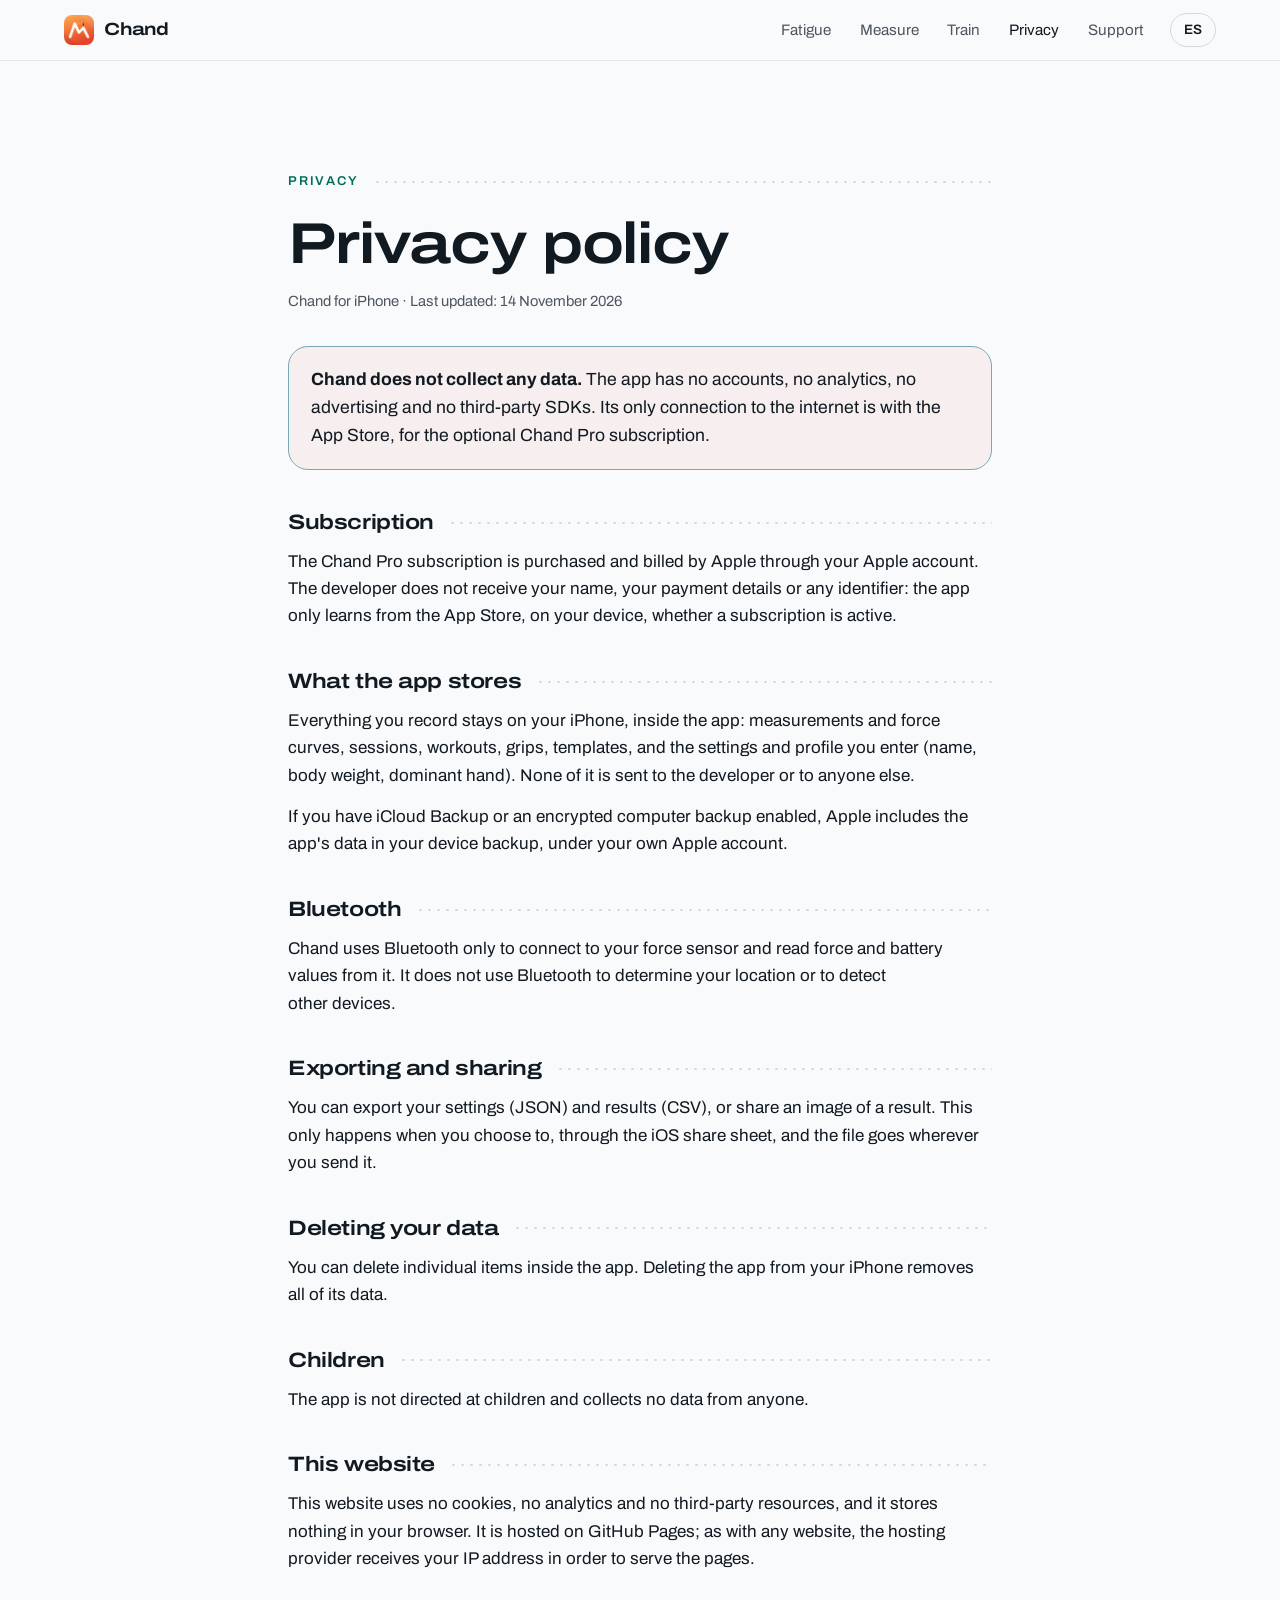
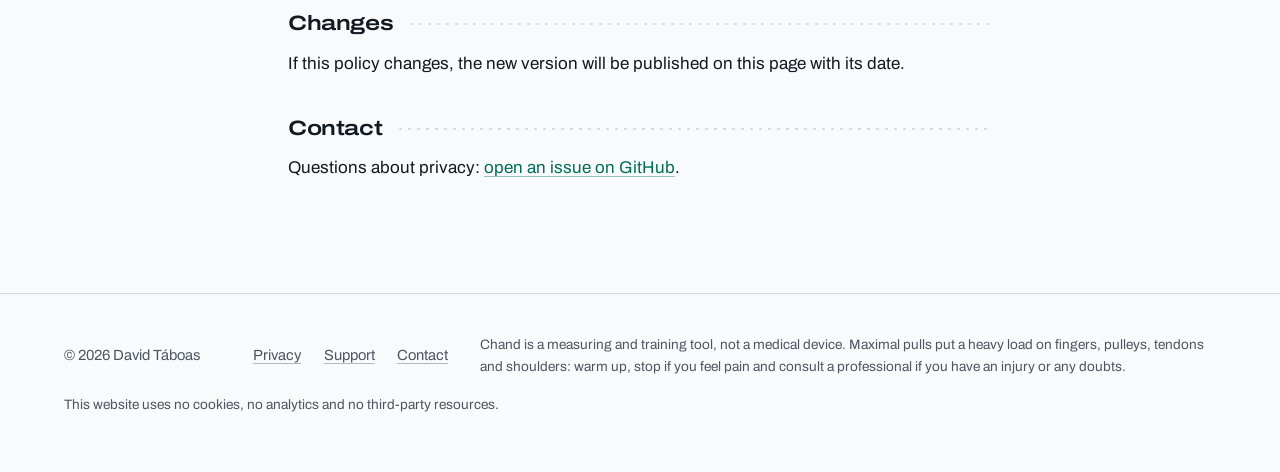
<file: privacy.html>
<!doctype html>
<html lang="en" class="no-js" data-es="es/privacy.html">
<head>
<meta charset="utf-8">
<meta name="viewport" content="width=device-width, initial-scale=1, viewport-fit=cover">
<meta http-equiv="Content-Security-Policy" content="default-src 'none'; img-src 'self'; style-src 'self'; font-src 'self'; script-src 'self'; base-uri 'none'; form-action 'none'">
<meta name="referrer" content="same-origin">
<title>Chand – Privacy policy</title>
<meta name="description" content="Chand does not collect any data. Everything you record stays on your iPhone.">
<link rel="canonical" href="https://davidtaboas.github.io/chand-site/privacy.html">
<link rel="alternate" hreflang="en" href="https://davidtaboas.github.io/chand-site/privacy.html">
<link rel="alternate" hreflang="es" href="https://davidtaboas.github.io/chand-site/es/privacy.html">
<link rel="alternate" hreflang="x-default" href="https://davidtaboas.github.io/chand-site/privacy.html">
<meta name="color-scheme" content="dark light">
<meta name="theme-color" content="#0d1117" media="(prefers-color-scheme: dark)">
<meta name="theme-color" content="#fafbfc" media="(prefers-color-scheme: light)">
<meta property="og:type" content="website">
<meta property="og:title" content="Chand – Privacy policy">
<meta property="og:description" content="Chand does not collect any data. Everything you record stays on your iPhone.">
<meta property="og:url" content="https://davidtaboas.github.io/chand-site/privacy.html">
<meta property="og:image" content="https://davidtaboas.github.io/chand-site/assets/img/og.png">
<meta property="og:locale" content="en_US">
<meta name="twitter:card" content="summary_large_image">
<link rel="icon" href="assets/img/icon-64.png" type="image/png">
<link rel="apple-touch-icon" href="assets/img/icon-180.png">
<link rel="preload" href="assets/fonts/archivo.woff2" as="font" type="font/woff2" crossorigin>
<link rel="stylesheet" href="assets/site.css">
<script src="assets/site.js"></script>
</head>
<body>
<a class="skip" href="#main">Skip to content</a>
<header class="top"><div class="wrap">
<a class="brand" href="./"><img src="assets/img/icon-64.png" alt="" width="64" height="64">Chand</a>
<nav aria-label="Main"><a class="only-wide" href="./#fatigue">Fatigue</a><a class="only-wide" href="./#measure">Measure</a><a class="only-wide" href="./#train">Train</a><a class="" href="privacy.html" aria-current=page>Privacy</a><a class="" href="support.html">Support</a><a class="lang" href="es/privacy.html" hreflang="es" lang="es" aria-label="Versión en español">ES</a></nav>
</div></header>
<main id="main">
<article class="doc"><div class="wrap"><p class="label">Privacy</p>
<h1>Privacy policy</h1>
<p class="meta">Chand for iPhone · Last updated: 14 November 2026</p>
<p class="key"><strong>Chand does not collect any data.</strong> The app has no accounts, no analytics, no advertising and no third-party SDKs. Its only connection to the internet is with the App Store, for the optional Chand Pro subscription.</p>
<h2>Subscription</h2>
<p>The Chand Pro subscription is purchased and billed by Apple through your Apple account. The developer does not receive your name, your payment details or any identifier: the app only learns from the App Store, on your device, whether a subscription is active.</p>
<h2>What the app stores</h2>
<p>Everything you record stays on your iPhone, inside the app: measurements and force curves, sessions, workouts, grips, templates, and the settings and profile you enter (name, body weight, dominant hand). None of it is sent to the developer or to anyone else.</p>
<p>If you have iCloud Backup or an encrypted computer backup enabled, Apple includes the app's data in your device backup, under your own Apple account.</p>
<h2>Bluetooth</h2>
<p>Chand uses Bluetooth only to connect to your force sensor and read force and battery values from it. It does not use Bluetooth to determine your location or to detect other devices.</p>
<h2>Exporting and sharing</h2>
<p>You can export your settings (JSON) and results (CSV), or share an image of a result. This only happens when you choose to, through the iOS share sheet, and the file goes wherever you send it.</p>
<h2>Deleting your data</h2>
<p>You can delete individual items inside the app. Deleting the app from your iPhone removes all of its data.</p>
<h2>Children</h2>
<p>The app is not directed at children and collects no data from anyone.</p>
<h2>This website</h2>
<p>This website uses no cookies, no analytics and no third-party resources, and it stores nothing in your browser. It is hosted on GitHub Pages; as with any website, the hosting provider receives your IP address in order to serve the pages.</p>
<h2>Changes</h2>
<p>If this policy changes, the new version will be published on this page with its date.</p>
<h2>Contact</h2>
<p>Questions about privacy: <a href="https://github.com/davidtaboas/chand-site/issues">open an issue on GitHub</a>.</p></div></article>
</main>
<footer><div class="wrap">
<span>© 2026 David Táboas</span>
<nav aria-label="Footer"><a href="privacy.html">Privacy</a><a href="support.html">Support</a><a href="https://github.com/davidtaboas/chand-site/issues" rel="noopener">Contact</a></nav>
<p>Chand is a measuring and training tool, not a medical device. Maximal pulls put a heavy load on fingers, pulleys, tendons and shoulders: warm up, stop if you feel pain and consult a professional if you have an injury or any doubts.</p>
<p>This website uses no cookies, no analytics and no third-party resources.</p>
</div></footer>
</body>
</html>
</file>
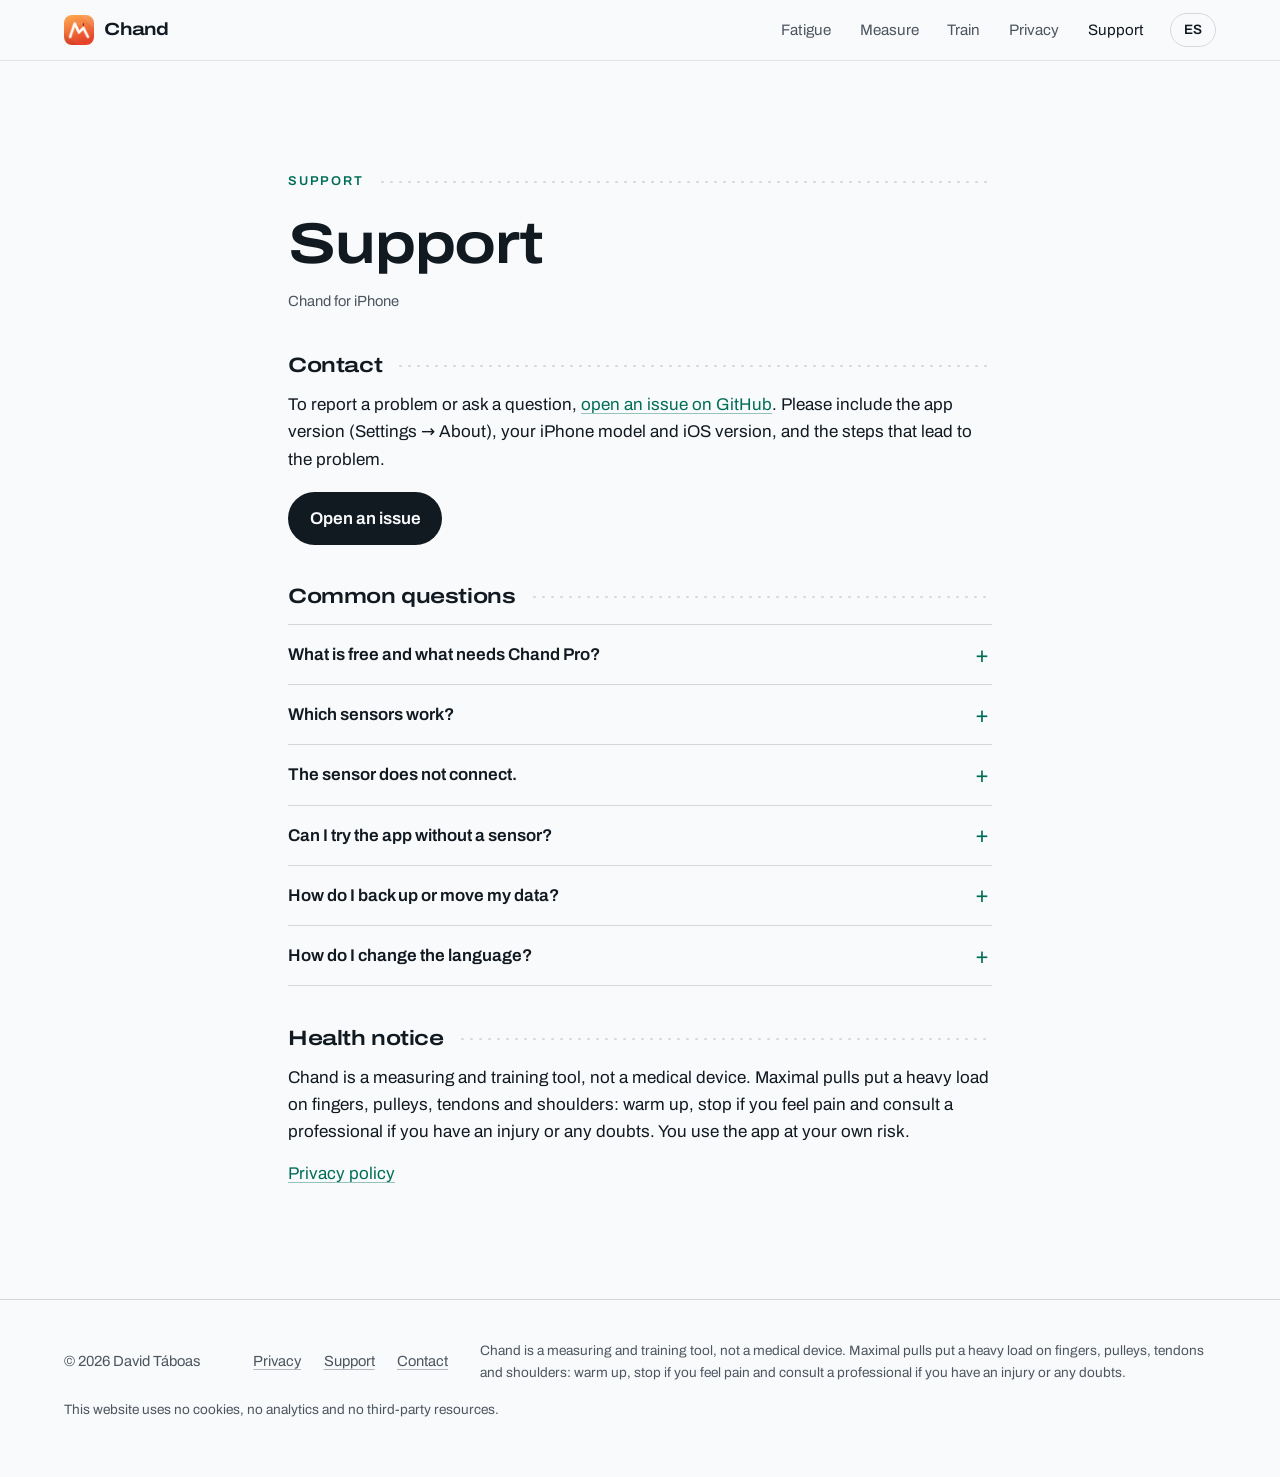
<file: support.html>
<!doctype html>
<html lang="en" class="no-js" data-es="es/support.html">
<head>
<meta charset="utf-8">
<meta name="viewport" content="width=device-width, initial-scale=1, viewport-fit=cover">
<meta http-equiv="Content-Security-Policy" content="default-src 'none'; img-src 'self'; style-src 'self'; font-src 'self'; script-src 'self'; base-uri 'none'; form-action 'none'">
<meta name="referrer" content="same-origin">
<title>Chand – Support</title>
<meta name="description" content="Help, common questions and contact for Chand, the finger strength app for iPhone.">
<link rel="canonical" href="https://davidtaboas.github.io/chand-site/support.html">
<link rel="alternate" hreflang="en" href="https://davidtaboas.github.io/chand-site/support.html">
<link rel="alternate" hreflang="es" href="https://davidtaboas.github.io/chand-site/es/support.html">
<link rel="alternate" hreflang="x-default" href="https://davidtaboas.github.io/chand-site/support.html">
<meta name="color-scheme" content="dark light">
<meta name="theme-color" content="#0d1117" media="(prefers-color-scheme: dark)">
<meta name="theme-color" content="#fafbfc" media="(prefers-color-scheme: light)">
<meta property="og:type" content="website">
<meta property="og:title" content="Chand – Support">
<meta property="og:description" content="Help, common questions and contact for Chand, the finger strength app for iPhone.">
<meta property="og:url" content="https://davidtaboas.github.io/chand-site/support.html">
<meta property="og:image" content="https://davidtaboas.github.io/chand-site/assets/img/og.png">
<meta property="og:locale" content="en_US">
<meta name="twitter:card" content="summary_large_image">
<link rel="icon" href="assets/img/icon-64.png" type="image/png">
<link rel="apple-touch-icon" href="assets/img/icon-180.png">
<link rel="preload" href="assets/fonts/archivo.woff2" as="font" type="font/woff2" crossorigin>
<link rel="stylesheet" href="assets/site.css">
<script src="assets/site.js"></script>
</head>
<body>
<a class="skip" href="#main">Skip to content</a>
<header class="top"><div class="wrap">
<a class="brand" href="./"><img src="assets/img/icon-64.png" alt="" width="64" height="64">Chand</a>
<nav aria-label="Main"><a class="only-wide" href="./#fatigue">Fatigue</a><a class="only-wide" href="./#measure">Measure</a><a class="only-wide" href="./#train">Train</a><a class="" href="privacy.html">Privacy</a><a class="" href="support.html" aria-current=page>Support</a><a class="lang" href="es/support.html" hreflang="es" lang="es" aria-label="Versión en español">ES</a></nav>
</div></header>
<main id="main">
<article class="doc"><div class="wrap"><p class="label">Support</p>
<h1>Support</h1>
<p class="meta">Chand for iPhone</p>
<h2>Contact</h2>
<p>To report a problem or ask a question, <a href="https://github.com/davidtaboas/chand-site/issues">open an issue on GitHub</a>. Please include the app version (Settings → About), your iPhone model and iOS version, and the steps that lead to the problem.</p>
<p class="contact"><a class="pill" href="https://github.com/davidtaboas/chand-site/issues">Open an issue</a></p>
<h2>Common questions</h2>
<details><summary>What is free and what needs Chand Pro?</summary><p>Connecting the sensor, live force, your history and exporting your data are free. Measuring, fatigue sessions and workouts need Chand Pro, a monthly subscription with a one-week free trial. You manage or cancel it from your Apple account (Settings → Subscription in the app).</p></details>
<details><summary>Which sensors work?</summary><p>Chand works with Bluetooth force sensors that use the Tindeq Progressor protocol. Chand is an independent app and is not affiliated with or endorsed by any sensor manufacturer.</p></details>
<details><summary>The sensor does not connect.</summary><p>Turn the sensor on, make sure Bluetooth is on and that Chand has Bluetooth permission (iOS Settings → Chand), close the manufacturer's app if it is connected to the sensor, and tap “Connect sensor” on the Today tab.</p></details>
<details><summary>Can I try the app without a sensor?</summary><p>Yes. Turn on Settings → No sensor → Demo mode. “Connect sensor” then connects to a simulated sensor and a “Simulate pull” button appears on the measuring screens.</p></details>
<details><summary>How do I back up or move my data?</summary><p>Settings → Data exports the configuration (grips, named measurements, templates and settings) as a JSON file that can be imported again. Results are exported as CSV from the full history.</p></details>
<details><summary>How do I change the language?</summary><p>The app follows your iPhone's language (English or Spanish). To choose one just for Chand, go to Settings → Language.</p></details>
<h2>Health notice</h2>
<p>Chand is a measuring and training tool, not a medical device. Maximal pulls put a heavy load on fingers, pulleys, tendons and shoulders: warm up, stop if you feel pain and consult a professional if you have an injury or any doubts. You use the app at your own risk.</p>
<p><a href="privacy.html">Privacy policy</a></p></div></article>
</main>
<footer><div class="wrap">
<span>© 2026 David Táboas</span>
<nav aria-label="Footer"><a href="privacy.html">Privacy</a><a href="support.html">Support</a><a href="https://github.com/davidtaboas/chand-site/issues" rel="noopener">Contact</a></nav>
<p>Chand is a measuring and training tool, not a medical device. Maximal pulls put a heavy load on fingers, pulleys, tendons and shoulders: warm up, stop if you feel pain and consult a professional if you have an injury or any doubts.</p>
<p>This website uses no cookies, no analytics and no third-party resources.</p>
</div></footer>
</body>
</html>
</file>
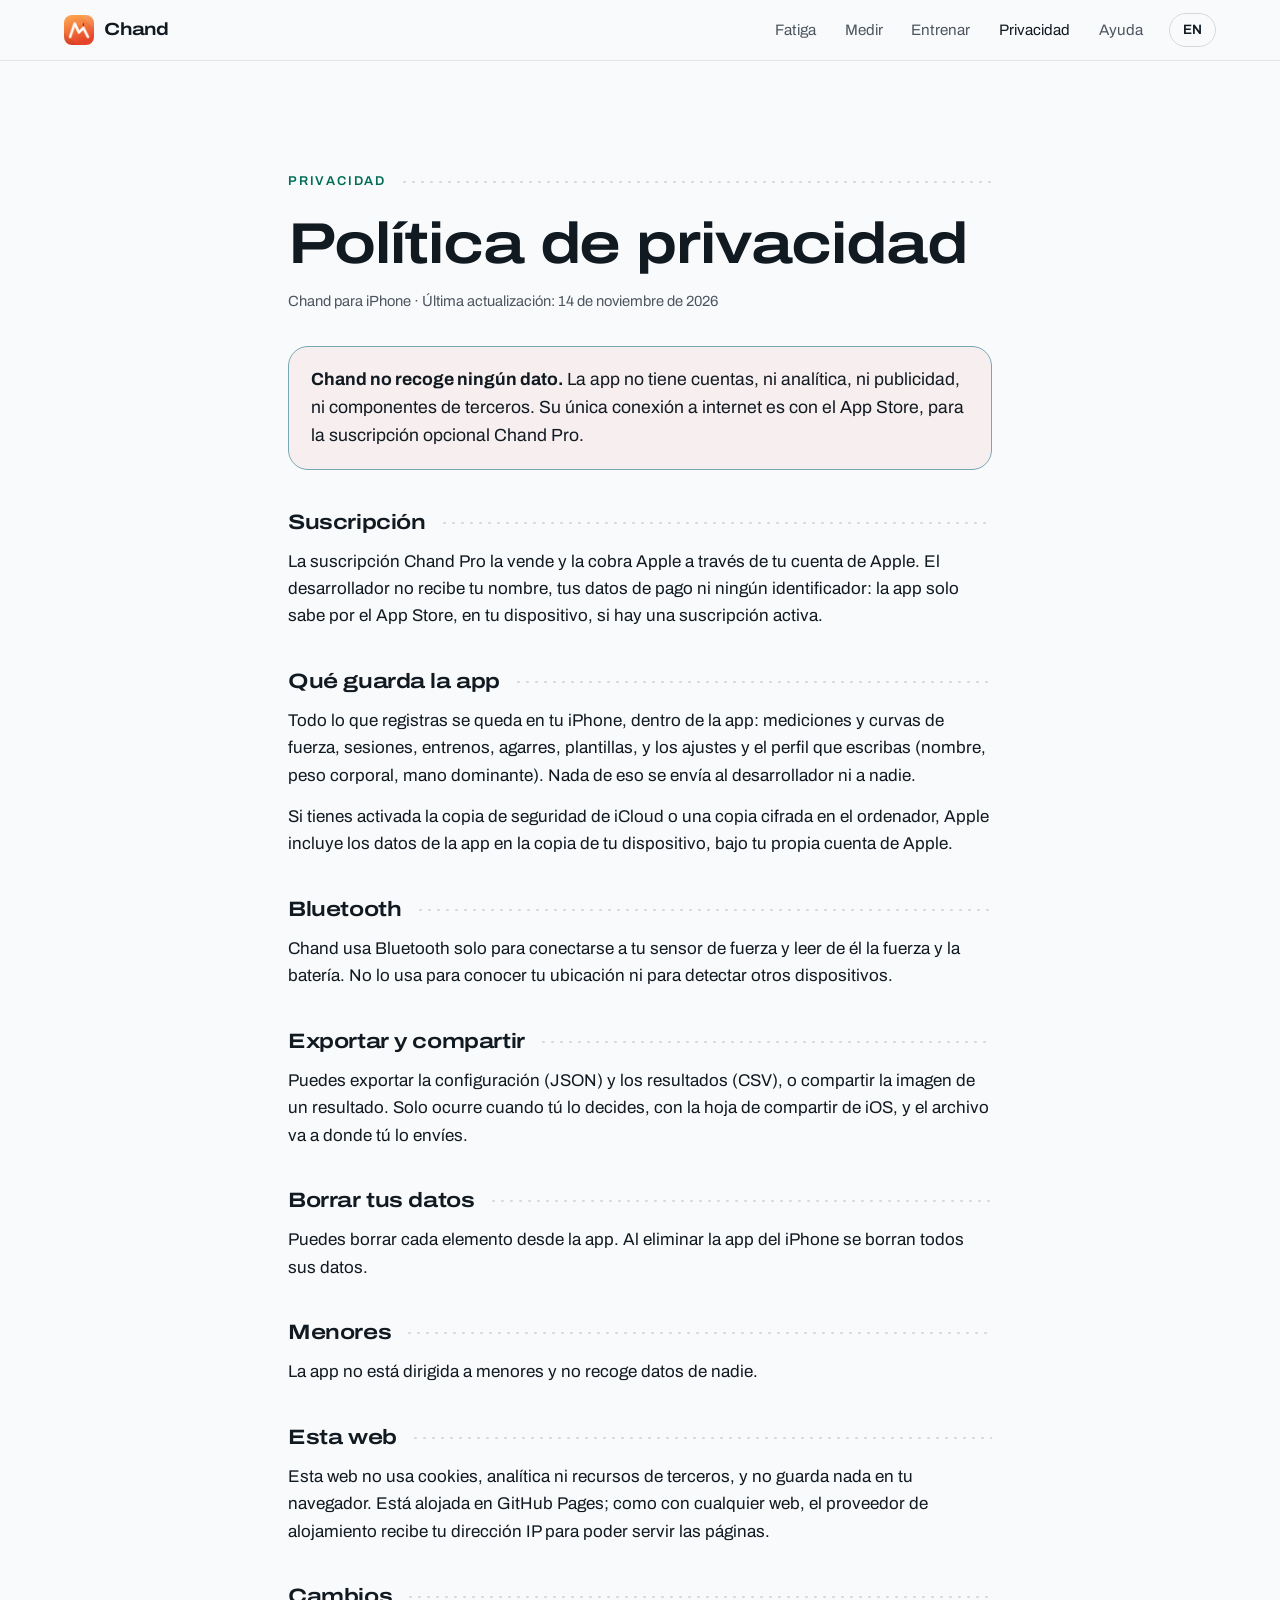
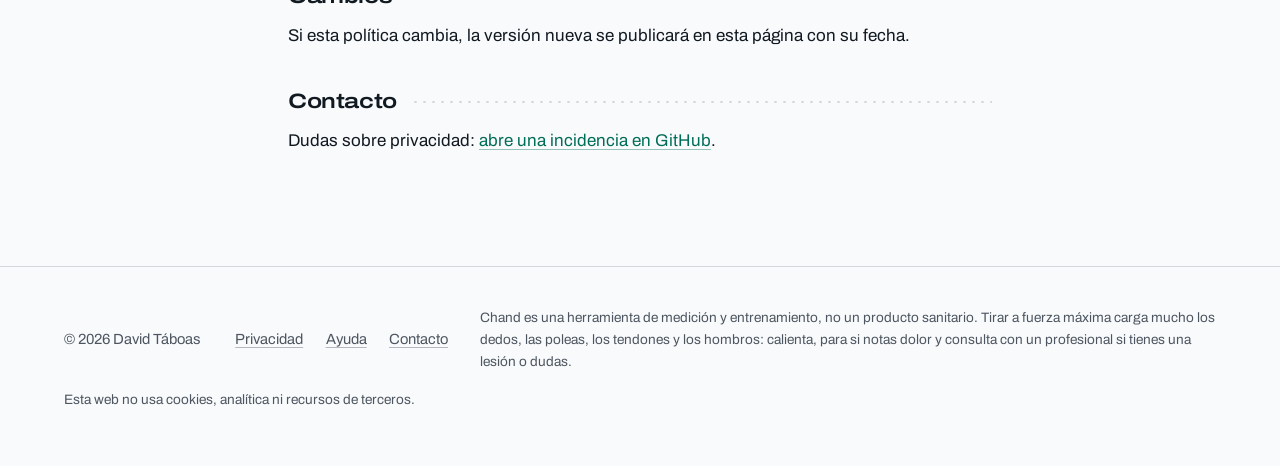
<file: es/privacy.html>
<!doctype html>
<html lang="es" class="no-js">
<head>
<meta charset="utf-8">
<meta name="viewport" content="width=device-width, initial-scale=1, viewport-fit=cover">
<meta http-equiv="Content-Security-Policy" content="default-src 'none'; img-src 'self'; style-src 'self'; font-src 'self'; script-src 'self'; base-uri 'none'; form-action 'none'">
<meta name="referrer" content="same-origin">
<title>Chand – Política de privacidad</title>
<meta name="description" content="Chand no recoge ningún dato. Todo lo que registras se queda en tu iPhone.">
<link rel="canonical" href="https://davidtaboas.github.io/chand-site/es/privacy.html">
<link rel="alternate" hreflang="en" href="https://davidtaboas.github.io/chand-site/privacy.html">
<link rel="alternate" hreflang="es" href="https://davidtaboas.github.io/chand-site/es/privacy.html">
<link rel="alternate" hreflang="x-default" href="https://davidtaboas.github.io/chand-site/privacy.html">
<meta name="color-scheme" content="dark light">
<meta name="theme-color" content="#0d1117" media="(prefers-color-scheme: dark)">
<meta name="theme-color" content="#fafbfc" media="(prefers-color-scheme: light)">
<meta property="og:type" content="website">
<meta property="og:title" content="Chand – Política de privacidad">
<meta property="og:description" content="Chand no recoge ningún dato. Todo lo que registras se queda en tu iPhone.">
<meta property="og:url" content="https://davidtaboas.github.io/chand-site/es/privacy.html">
<meta property="og:image" content="https://davidtaboas.github.io/chand-site/assets/img/og.png">
<meta property="og:locale" content="es_ES">
<meta name="twitter:card" content="summary_large_image">
<link rel="icon" href="../assets/img/icon-64.png" type="image/png">
<link rel="apple-touch-icon" href="../assets/img/icon-180.png">
<link rel="preload" href="../assets/fonts/archivo.woff2" as="font" type="font/woff2" crossorigin>
<link rel="stylesheet" href="../assets/site.css">
<script src="../assets/site.js"></script>
</head>
<body>
<a class="skip" href="#main">Saltar al contenido</a>
<header class="top"><div class="wrap">
<a class="brand" href="../es/"><img src="../assets/img/icon-64.png" alt="" width="64" height="64">Chand</a>
<nav aria-label="Principal"><a class="only-wide" href="../es/#fatigue">Fatiga</a><a class="only-wide" href="../es/#measure">Medir</a><a class="only-wide" href="../es/#train">Entrenar</a><a class="" href="../es/privacy.html" aria-current=page>Privacidad</a><a class="" href="../es/support.html">Ayuda</a><a class="lang" href="../privacy.html" hreflang="en" lang="en" aria-label="English version">EN</a></nav>
</div></header>
<main id="main">
<article class="doc"><div class="wrap"><p class="label">Privacidad</p>
<h1>Política de privacidad</h1>
<p class="meta">Chand para iPhone · Última actualización: 14 de noviembre de 2026</p>
<p class="key"><strong>Chand no recoge ningún dato.</strong> La app no tiene cuentas, ni analítica, ni publicidad, ni componentes de terceros. Su única conexión a internet es con el App Store, para la suscripción opcional Chand Pro.</p>
<h2>Suscripción</h2>
<p>La suscripción Chand Pro la vende y la cobra Apple a través de tu cuenta de Apple. El desarrollador no recibe tu nombre, tus datos de pago ni ningún identificador: la app solo sabe por el App Store, en tu dispositivo, si hay una suscripción activa.</p>
<h2>Qué guarda la app</h2>
<p>Todo lo que registras se queda en tu iPhone, dentro de la app: mediciones y curvas de fuerza, sesiones, entrenos, agarres, plantillas, y los ajustes y el perfil que escribas (nombre, peso corporal, mano dominante). Nada de eso se envía al desarrollador ni a nadie.</p>
<p>Si tienes activada la copia de seguridad de iCloud o una copia cifrada en el ordenador, Apple incluye los datos de la app en la copia de tu dispositivo, bajo tu propia cuenta de Apple.</p>
<h2>Bluetooth</h2>
<p>Chand usa Bluetooth solo para conectarse a tu sensor de fuerza y leer de él la fuerza y la batería. No lo usa para conocer tu ubicación ni para detectar otros dispositivos.</p>
<h2>Exportar y compartir</h2>
<p>Puedes exportar la configuración (JSON) y los resultados (CSV), o compartir la imagen de un resultado. Solo ocurre cuando tú lo decides, con la hoja de compartir de iOS, y el archivo va a donde tú lo envíes.</p>
<h2>Borrar tus datos</h2>
<p>Puedes borrar cada elemento desde la app. Al eliminar la app del iPhone se borran todos sus datos.</p>
<h2>Menores</h2>
<p>La app no está dirigida a menores y no recoge datos de nadie.</p>
<h2>Esta web</h2>
<p>Esta web no usa cookies, analítica ni recursos de terceros, y no guarda nada en tu navegador. Está alojada en GitHub Pages; como con cualquier web, el proveedor de alojamiento recibe tu dirección IP para poder servir las páginas.</p>
<h2>Cambios</h2>
<p>Si esta política cambia, la versión nueva se publicará en esta página con su fecha.</p>
<h2>Contacto</h2>
<p>Dudas sobre privacidad: <a href="https://github.com/davidtaboas/chand-site/issues">abre una incidencia en GitHub</a>.</p></div></article>
</main>
<footer><div class="wrap">
<span>© 2026 David Táboas</span>
<nav aria-label="Pie"><a href="../es/privacy.html">Privacidad</a><a href="../es/support.html">Ayuda</a><a href="https://github.com/davidtaboas/chand-site/issues" rel="noopener">Contacto</a></nav>
<p>Chand es una herramienta de medición y entrenamiento, no un producto sanitario. Tirar a fuerza máxima carga mucho los dedos, las poleas, los tendones y los hombros: calienta, para si notas dolor y consulta con un profesional si tienes una lesión o dudas.</p>
<p>Esta web no usa cookies, analítica ni recursos de terceros.</p>
</div></footer>
</body>
</html>
</file>
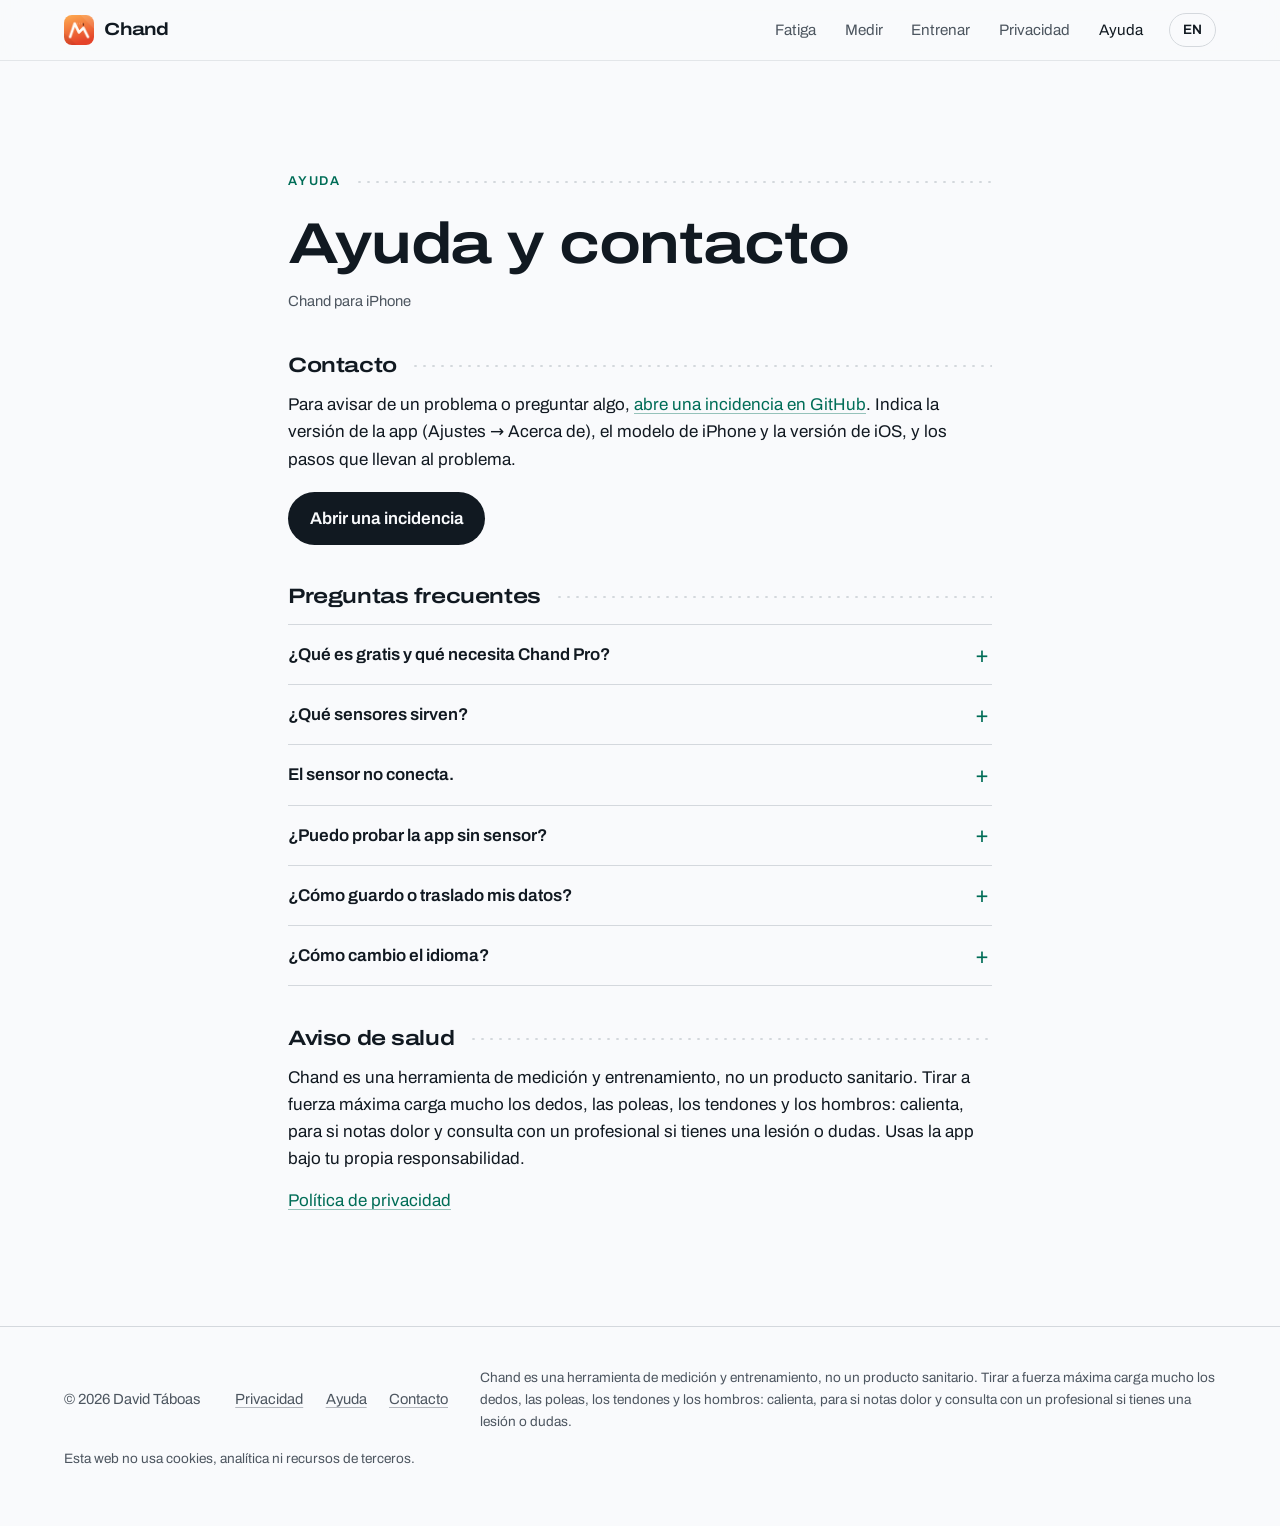
<file: es/support.html>
<!doctype html>
<html lang="es" class="no-js">
<head>
<meta charset="utf-8">
<meta name="viewport" content="width=device-width, initial-scale=1, viewport-fit=cover">
<meta http-equiv="Content-Security-Policy" content="default-src 'none'; img-src 'self'; style-src 'self'; font-src 'self'; script-src 'self'; base-uri 'none'; form-action 'none'">
<meta name="referrer" content="same-origin">
<title>Chand – Ayuda y contacto</title>
<meta name="description" content="Ayuda, preguntas frecuentes y contacto de Chand, la app de fuerza de dedos para iPhone.">
<link rel="canonical" href="https://davidtaboas.github.io/chand-site/es/support.html">
<link rel="alternate" hreflang="en" href="https://davidtaboas.github.io/chand-site/support.html">
<link rel="alternate" hreflang="es" href="https://davidtaboas.github.io/chand-site/es/support.html">
<link rel="alternate" hreflang="x-default" href="https://davidtaboas.github.io/chand-site/support.html">
<meta name="color-scheme" content="dark light">
<meta name="theme-color" content="#0d1117" media="(prefers-color-scheme: dark)">
<meta name="theme-color" content="#fafbfc" media="(prefers-color-scheme: light)">
<meta property="og:type" content="website">
<meta property="og:title" content="Chand – Ayuda y contacto">
<meta property="og:description" content="Ayuda, preguntas frecuentes y contacto de Chand, la app de fuerza de dedos para iPhone.">
<meta property="og:url" content="https://davidtaboas.github.io/chand-site/es/support.html">
<meta property="og:image" content="https://davidtaboas.github.io/chand-site/assets/img/og.png">
<meta property="og:locale" content="es_ES">
<meta name="twitter:card" content="summary_large_image">
<link rel="icon" href="../assets/img/icon-64.png" type="image/png">
<link rel="apple-touch-icon" href="../assets/img/icon-180.png">
<link rel="preload" href="../assets/fonts/archivo.woff2" as="font" type="font/woff2" crossorigin>
<link rel="stylesheet" href="../assets/site.css">
<script src="../assets/site.js"></script>
</head>
<body>
<a class="skip" href="#main">Saltar al contenido</a>
<header class="top"><div class="wrap">
<a class="brand" href="../es/"><img src="../assets/img/icon-64.png" alt="" width="64" height="64">Chand</a>
<nav aria-label="Principal"><a class="only-wide" href="../es/#fatigue">Fatiga</a><a class="only-wide" href="../es/#measure">Medir</a><a class="only-wide" href="../es/#train">Entrenar</a><a class="" href="../es/privacy.html">Privacidad</a><a class="" href="../es/support.html" aria-current=page>Ayuda</a><a class="lang" href="../support.html" hreflang="en" lang="en" aria-label="English version">EN</a></nav>
</div></header>
<main id="main">
<article class="doc"><div class="wrap"><p class="label">Ayuda</p>
<h1>Ayuda y contacto</h1>
<p class="meta">Chand para iPhone</p>
<h2>Contacto</h2>
<p>Para avisar de un problema o preguntar algo, <a href="https://github.com/davidtaboas/chand-site/issues">abre una incidencia en GitHub</a>. Indica la versión de la app (Ajustes → Acerca de), el modelo de iPhone y la versión de iOS, y los pasos que llevan al problema.</p>
<p class="contact"><a class="pill" href="https://github.com/davidtaboas/chand-site/issues">Abrir una incidencia</a></p>
<h2>Preguntas frecuentes</h2>
<details><summary>¿Qué es gratis y qué necesita Chand Pro?</summary><p>Conectar el sensor, la fuerza en vivo, tu historial y la exportación de tus datos son gratis. Medir, las sesiones de fatiga y los entrenos necesitan Chand Pro, una suscripción mensual con una semana de prueba gratuita. Se gestiona o cancela desde tu cuenta de Apple (Ajustes → Suscripción en la app).</p></details>
<details><summary>¿Qué sensores sirven?</summary><p>Chand funciona con sensores de fuerza Bluetooth que usan el protocolo del Tindeq Progressor. Chand es una app independiente, sin relación con ningún fabricante de sensores ni respaldada por ellos.</p></details>
<details><summary>El sensor no conecta.</summary><p>Enciende el sensor, comprueba que el Bluetooth está activado y que Chand tiene permiso de Bluetooth (Ajustes de iOS → Chand), cierra la app del fabricante si está conectada al sensor y pulsa «Conectar sensor» en la pestaña Hoy.</p></details>
<details><summary>¿Puedo probar la app sin sensor?</summary><p>Sí. Activa Ajustes → Sin sensor → Modo demo. «Conectar sensor» conecta entonces con un sensor simulado y aparece el botón «Simular tirón» en las pantallas de medición.</p></details>
<details><summary>¿Cómo guardo o traslado mis datos?</summary><p>Ajustes → Datos exporta la configuración (agarres, mediciones con nombre, plantillas y ajustes) en un archivo JSON que se puede volver a importar. Los resultados se exportan en CSV desde el historial completo.</p></details>
<details><summary>¿Cómo cambio el idioma?</summary><p>La app sigue el idioma del iPhone (español o inglés). Para elegir uno solo para Chand, entra en Ajustes → Idioma.</p></details>
<h2>Aviso de salud</h2>
<p>Chand es una herramienta de medición y entrenamiento, no un producto sanitario. Tirar a fuerza máxima carga mucho los dedos, las poleas, los tendones y los hombros: calienta, para si notas dolor y consulta con un profesional si tienes una lesión o dudas. Usas la app bajo tu propia responsabilidad.</p>
<p><a href="privacy.html">Política de privacidad</a></p></div></article>
</main>
<footer><div class="wrap">
<span>© 2026 David Táboas</span>
<nav aria-label="Pie"><a href="../es/privacy.html">Privacidad</a><a href="../es/support.html">Ayuda</a><a href="https://github.com/davidtaboas/chand-site/issues" rel="noopener">Contacto</a></nav>
<p>Chand es una herramienta de medición y entrenamiento, no un producto sanitario. Tirar a fuerza máxima carga mucho los dedos, las poleas, los tendones y los hombros: calienta, para si notas dolor y consulta con un profesional si tienes una lesión o dudas.</p>
<p>Esta web no usa cookies, analítica ni recursos de terceros.</p>
</div></footer>
</body>
</html>
</file>
<file: assets/site.css>
/* Chand — hoja de estilos del sitio. Sin dependencias ni recursos de terceros. */
@font-face {
  font-family: "Archivo";
  src: url("fonts/archivo.woff2") format("woff2");
  font-weight: 100 900;
  font-stretch: 62% 125%;
  font-display: swap;
}

@view-transition { navigation: auto; }

:root {
  color-scheme: dark light;
  --bg: light-dark(oklch(0.985 0.003 250), oklch(0.15 0.012 250));
  --bg-2: light-dark(oklch(0.962 0.005 250), oklch(0.185 0.014 250));
  --surface: light-dark(oklch(1 0 0), oklch(0.215 0.015 250));
  --line: light-dark(oklch(0.88 0.008 250), oklch(0.31 0.016 250));
  --text: light-dark(oklch(0.21 0.02 250), oklch(0.965 0.004 250));
  --muted: light-dark(oklch(0.45 0.02 250), oklch(0.74 0.014 250));
  --accent: light-dark(oklch(0.47 0.105 175), oklch(0.87 0.135 172));
  --on-accent: light-dark(oklch(0.99 0.01 172), oklch(0.19 0.04 172));
  --left: light-dark(oklch(0.53 0.17 255), oklch(0.69 0.15 255));
  --right: light-dark(oklch(0.56 0.17 42), oklch(0.72 0.16 48));
  --stop: light-dark(oklch(0.52 0.2 22), oklch(0.72 0.18 22));
  --font: "Archivo", ui-sans-serif, system-ui, -apple-system, "Segoe UI", sans-serif;
  --wrap: 72rem;
  --gutter: clamp(1.1rem, 4vw, 2.5rem);
  --radius: 1.25rem;
  --ease: cubic-bezier(0.2, 0.7, 0.2, 1);
}

*, *::before, *::after { box-sizing: border-box; }
html { scroll-behavior: smooth; -webkit-text-size-adjust: 100%; text-size-adjust: 100%; scroll-padding-top: 5rem; }
body {
  margin: 0;
  background: var(--bg);
  color: var(--text);
  font: 400 1.0625rem/1.6 var(--font);
  font-stretch: 100%;
  -webkit-font-smoothing: antialiased;
  overflow-x: clip;
}
img, svg { max-width: 100%; display: block; }
img { height: auto; }
a { color: inherit; text-decoration-color: color-mix(in oklch, currentColor 40%, transparent); text-underline-offset: 0.2em; }
a:hover { text-decoration-color: var(--accent); }
:focus-visible { outline: 2px solid var(--accent); outline-offset: 3px; border-radius: 4px; }
::selection { background: var(--accent); color: var(--on-accent); }
h1, h2, h3 { font-stretch: 122%; font-weight: 640; letter-spacing: -0.02em; line-height: 1.04; margin: 0; text-wrap: balance; }
p { margin: 0; text-wrap: pretty; }
.num { font-stretch: 122%; font-weight: 640; font-variant-numeric: tabular-nums; letter-spacing: -0.02em; }

.skip { position: absolute; left: 1rem; top: -4rem; background: var(--accent); color: var(--on-accent); padding: 0.6rem 1rem; border-radius: 99px; z-index: 100; font-weight: 600; text-decoration: none; }
.skip:focus { top: 1rem; }
.wrap { width: min(100% - 2 * var(--gutter), var(--wrap)); margin-inline: auto; }

/* Cabecera */
.top {
  position: sticky; top: 0; z-index: 50;
  background: color-mix(in oklch, var(--bg) 78%, transparent);
  -webkit-backdrop-filter: blur(18px) saturate(1.4); backdrop-filter: blur(18px) saturate(1.4);
  border-bottom: 1px solid color-mix(in oklch, var(--line) 60%, transparent);
}
.top .wrap { display: flex; align-items: center; gap: 1rem; min-height: 3.75rem; }
.brand { display: flex; align-items: center; gap: 0.6rem; font-stretch: 122%; font-weight: 660; font-size: 1.1rem; letter-spacing: -0.01em; text-decoration: none; margin-right: auto; }
.brand img { width: 1.9rem; height: 1.9rem; border-radius: 26%; }
.top nav { display: flex; align-items: center; gap: clamp(0.5rem, 2vw, 1.5rem); font-size: 0.95rem; }
.top nav a { text-decoration: none; color: var(--muted); padding: 0.5rem 0.15rem; }
.top nav a:hover, .top nav a[aria-current] { color: var(--text); }
.top nav .only-wide { display: none; }
@media (min-width: 46rem) { .top nav .only-wide { display: inline; } }
.lang { border: 1px solid var(--line); border-radius: 99px; padding: 0.3rem 0.8rem !important; font-size: 0.85rem; font-weight: 600; color: var(--text) !important; }
.lang:hover { border-color: var(--accent); }

/* Rótulo de sección con la línea de puntos de la app */
.label { display: flex; align-items: center; gap: 0.9rem; font-size: 0.8rem; font-weight: 600; letter-spacing: 0.14em; text-transform: uppercase; color: var(--accent); margin-bottom: 1.4rem; }
.label::after { content: ""; flex: 1; height: 2px; background: radial-gradient(circle, var(--line) 1px, transparent 1.4px) 0 50% / 9px 2px repeat-x; }

/* Portada */
.hero { position: relative; padding-top: clamp(2.5rem, 6vw, 4.5rem); text-align: center; isolation: isolate; }
.hero h1 { font-size: clamp(1.9rem, 5.6vw, 4.2rem); font-weight: 680; letter-spacing: -0.035em; line-height: 0.98; }
.hero h1 span { display: block; }
.hero h1 em { font-style: normal; color: var(--accent); }
.hero .lead { max-width: 38rem; margin: 1.6rem auto 0; font-size: clamp(1.05rem, 1.6vw, 1.25rem); color: var(--muted); }
.cta { display: flex; flex-wrap: wrap; justify-content: center; align-items: center; gap: 0.8rem 1.2rem; margin-top: 2rem; }
.pill { display: inline-flex; align-items: center; gap: 0.55rem; padding: 0.8rem 1.35rem; border-radius: 99px; background: var(--text); color: var(--bg); font-weight: 620; text-decoration: none; }
.pill svg { width: 1.1em; height: 1.1em; }
.pill.ghost { background: transparent; color: var(--text); border: 1px solid var(--line); }
.pill.ghost:hover { border-color: var(--accent); }
.facts { display: flex; flex-wrap: wrap; justify-content: center; gap: 0.4rem 1.4rem; margin: 1.6rem 0 0; padding: 0; list-style: none; font-size: 0.9rem; color: var(--muted); }
.facts li::before { content: ""; display: inline-block; width: 0.42em; height: 0.42em; border-radius: 50%; background: var(--accent); margin-right: 0.55em; vertical-align: 0.12em; }

.stage { position: relative; margin-top: clamp(2.5rem, 6vw, 4.5rem); height: clamp(27rem, 62vw, 46rem); overflow: clip; overflow-clip-margin: 0; -webkit-mask-image: linear-gradient(#000 78%, transparent); mask-image: linear-gradient(#000 78%, transparent); }
.stage .glow { position: absolute; inset: 8% 10% auto; height: 70%; background: radial-gradient(closest-side, color-mix(in oklch, var(--accent) 26%, transparent), transparent); filter: blur(30px); z-index: -1; }
.stage .trace { position: absolute; inset: 4% -4% auto; width: 108%; max-width: none; height: 62%; z-index: -1; color: var(--line); }
.stage .phone { position: absolute; left: 50%; top: 0; width: clamp(13.5rem, 27vw, 20rem); }
.stage .p-main { translate: -50% 0; z-index: 2; }
.stage .p-left { translate: -158% 14%; rotate: -5deg; }
.stage .p-right { translate: 58% 14%; rotate: 5deg; }
.chip { position: absolute; z-index: 3; left: 50%; display: grid; gap: 0.1rem; padding: 0.7rem 1rem; border-radius: 1rem; text-align: left; background: color-mix(in oklch, var(--surface) 86%, transparent); border: 1px solid var(--line); -webkit-backdrop-filter: blur(14px); backdrop-filter: blur(14px); box-shadow: 0 18px 40px -18px rgb(0 0 0 / 0.5); }
.chip small { font-size: 0.7rem; letter-spacing: 0.1em; text-transform: uppercase; color: var(--muted); }
.chip b { font-size: 1.5rem; line-height: 1.1; }
.chip-a { top: 16%; margin-left: clamp(-21rem, -29vw, -11.5rem); }
.chip-b { top: 44%; margin-left: clamp(5.5rem, 15vw, 12.5rem); }
.chip-b b { color: var(--stop); }
@media (max-width: 40rem) {
  .stage .p-left { translate: -128% 16%; }
  .stage .p-right { translate: 28% 16%; }
  .chip { padding: 0.5rem 0.75rem; }
  .chip b { font-size: 1.15rem; }
}

/* Marco de iPhone */
.phone { margin: 0; border-radius: 17.5% / 8.1%; background: #08090b; box-shadow: 0 0 0 1px #2c3038, 0 0 0 3px #0c0d10, 0 40px 80px -30px rgb(0 0 0 / 0.65); }
/* El borde va en picture: un porcentaje en .phone se mediría contra el contenedor, no contra el marco. */
.phone picture { display: block; padding: 2.4%; }
.phone img { width: 100%; border-radius: 15.6% / 7.2%; background: #000; }

/* Secciones */
.section { padding-block: clamp(4.5rem, 11vw, 9rem); }
.section.alt { background: var(--bg-2); }
.section h2 { font-size: clamp(2rem, 5vw, 3.6rem); max-width: 18ch; }
.section .lead { margin-top: 1.2rem; max-width: 36rem; font-size: clamp(1.05rem, 1.5vw, 1.2rem); color: var(--muted); }
.split { display: grid; gap: clamp(2rem, 5vw, 4.5rem); align-items: center; margin-top: clamp(2.2rem, 5vw, 3.5rem); }
@media (min-width: 56rem) {
  .split { grid-template-columns: minmax(0, 1.25fr) minmax(0, 1fr); }
  .split.flip > :first-child { order: 2; }
}
.split .phone { width: min(100%, 19rem); margin-inline: auto; }
.duo { position: relative; width: min(100%, 27rem); margin-inline: auto; aspect-ratio: 1 / 1.36; }
.duo .phone { position: absolute; width: 56%; margin: 0; }
.duo .phone:first-child { left: 0; top: 0; z-index: 1; }
.duo .phone:last-child { right: 0; top: 11%; }

.card { background: var(--surface); border: 1px solid var(--line); border-radius: var(--radius); padding: clamp(1.1rem, 2.6vw, 1.75rem); }
.card h3 { font-size: 1.05rem; letter-spacing: -0.005em; }
.card .cap { margin-top: 0.9rem; font-size: 0.95rem; color: var(--muted); }
.viz { width: 100%; height: auto; overflow: visible; font-family: var(--font); }
.viz text { fill: var(--muted); font-size: 12px; }
.viz .t-strong { fill: var(--text); font-weight: 640; font-stretch: 122%; }
.viz .t-on { fill: var(--on-accent); font-weight: 640; }
.viz .t-accent { fill: var(--accent); font-weight: 600; }
.viz .t-stop { fill: var(--stop); font-weight: 600; }
.viz .t-left { fill: var(--left); font-weight: 600; }
.viz .t-right { fill: var(--right); font-weight: 600; }
.viz .axis { stroke: var(--line); stroke-width: 1; }
.viz .dots { stroke: var(--muted); stroke-width: 2; stroke-dasharray: 0.1 7; stroke-linecap: round; }
.viz .dots.accent { stroke: var(--accent); }
.viz .dots.stop { stroke: var(--stop); }
.viz .curve { fill: none; stroke: var(--text); stroke-width: 2.5; stroke-linecap: round; stroke-linejoin: round; }
.viz .curve.accent { stroke: var(--accent); }
.viz .curve.left { stroke: var(--left); }
.viz .curve.right { stroke: var(--right); }
.viz .slope { stroke: var(--accent); stroke-width: 3; stroke-linecap: round; }
.viz .fill-accent { fill: color-mix(in oklch, var(--accent) 22%, transparent); }
.viz .fill-soft { fill: color-mix(in oklch, var(--muted) 16%, transparent); }
.viz .dot { fill: var(--accent); }
.viz .dot.left { fill: var(--left); }
.viz .dot.right { fill: var(--right); }
.viz .bar { fill: var(--accent); }
.viz .bar.over { fill: var(--stop); }
.viz .bar.left { fill: var(--left); }
.viz .bar.right { fill: var(--right); }
.viz .work { fill: color-mix(in oklch, var(--text) 9%, transparent); }

/* Fatiga: control del umbral */
.fatigue-head { display: flex; flex-wrap: wrap; align-items: end; justify-content: space-between; gap: 0.8rem 1.5rem; margin-bottom: 1rem; }
.verdict { font-size: 0.95rem; color: var(--muted); }
.verdict b { display: block; font-size: clamp(1.5rem, 3.4vw, 2.1rem); color: var(--text); line-height: 1.1; }
.verdict b.is-stop { color: var(--stop); }
.range { display: grid; gap: 0.35rem; font-size: 0.85rem; color: var(--muted); min-width: 12rem; }
.range output { color: var(--text); font-weight: 640; font-stretch: 122%; }
.range input { width: 100%; accent-color: var(--accent); }
.no-js .range { display: none; }

.steps { display: grid; gap: 1.1rem; margin: 2rem 0 0; padding: 0; list-style: none; counter-reset: s; }
.steps li { display: grid; grid-template-columns: auto 1fr; gap: 0.2rem 1rem; counter-increment: s; }
.steps li::before { content: counter(s); grid-row: span 2; width: 2rem; height: 2rem; display: grid; place-items: center; border-radius: 50%; border: 1px solid var(--line); font-weight: 640; font-stretch: 122%; font-size: 0.9rem; color: var(--accent); }
.steps b { font-weight: 620; }
.steps span { color: var(--muted); font-size: 0.97rem; }

/* Glosario en mosaico */
.bento { display: grid; gap: 1rem; margin-top: clamp(2.2rem, 5vw, 3.5rem); grid-template-columns: repeat(auto-fit, minmax(min(100%, 17.5rem), 1fr)); }
.bento .card { display: flex; flex-direction: column; gap: 0.2rem; }
.bento .card .viz { margin-block: 0.9rem 0.2rem; max-width: 21rem; }
.bento .card p { color: var(--muted); font-size: 0.95rem; }
.bento .card code { font: inherit; color: var(--text); font-variant-numeric: tabular-nums; }
@media (min-width: 62rem) { .bento { grid-template-columns: repeat(6, 1fr); } .bento .card { grid-column: span 2; } .bento .card.wide { grid-column: span 3; } }

/* Temas */
.themes { display: grid; grid-auto-flow: column; grid-auto-columns: clamp(9.5rem, 17vw, 12.5rem); gap: clamp(0.9rem, 2vw, 1.6rem); margin-top: clamp(2.2rem, 5vw, 3.5rem); padding: 2.5rem var(--gutter) 3.5rem; overflow-x: auto; scroll-snap-type: x proximity; scrollbar-width: thin; justify-content: safe center; }
.themes figure { margin: 0; scroll-snap-align: center; }
.themes figcaption { margin-top: 0.9rem; text-align: center; font-size: 0.9rem; color: var(--muted); }
.themes figcaption b { display: block; color: var(--text); font-weight: 620; }

/* Privacidad */
.zeros { display: grid; grid-template-columns: repeat(auto-fit, minmax(min(100%, 13rem), 1fr)); gap: 1rem; margin-top: clamp(2.2rem, 5vw, 3.5rem); }
.zeros .card b { display: block; font-size: clamp(3rem, 7vw, 4.6rem); line-height: 1; color: var(--accent); }
.zeros .card span { display: block; margin-top: 0.6rem; font-weight: 620; }
.zeros .card p { margin-top: 0.3rem; color: var(--muted); font-size: 0.95rem; }
.note { margin-top: 2rem; display: flex; flex-wrap: wrap; gap: 0.8rem 1.2rem; align-items: center; }

.req { display: grid; gap: 1rem; margin-top: clamp(2.2rem, 5vw, 3.5rem); grid-template-columns: repeat(auto-fit, minmax(min(100%, 19rem), 1fr)); }
.req .card p { margin-top: 0.5rem; color: var(--muted); font-size: 0.97rem; }

/* Pie */
footer { border-top: 1px solid var(--line); padding-block: 2.5rem 3.5rem; font-size: 0.92rem; color: var(--muted); }
footer .wrap { display: flex; flex-wrap: wrap; gap: 1rem 2rem; align-items: center; }
footer nav { display: flex; flex-wrap: wrap; gap: 0.4rem 1.4rem; margin-left: auto; }
footer p { flex-basis: 100%; font-size: 0.85rem; max-width: 46rem; }

/* Páginas de texto: privacidad y ayuda */
.doc { padding-block: clamp(3rem, 8vw, 6rem) clamp(4rem, 9vw, 7rem); }
.doc .wrap { max-width: 44rem; }
.doc h1 { font-size: clamp(2.2rem, 6vw, 3.6rem); }
.doc .meta { margin-top: 1rem; color: var(--muted); font-size: 0.92rem; }
.doc .key { margin-top: 2rem; padding: 1.2rem 1.4rem; border-radius: var(--radius); border: 1px solid color-mix(in oklch, var(--accent) 45%, var(--line)); background: color-mix(in oklch, var(--accent) 8%, var(--surface)); font-size: 1.1rem; }
.doc h2 { font-size: 1.3rem; margin-top: 2.6rem; display: flex; align-items: center; gap: 0.9rem; }
.doc h2::after { content: ""; flex: 1; height: 2px; background: radial-gradient(circle, var(--line) 1px, transparent 1.4px) 0 50% / 9px 2px repeat-x; }
.doc p { margin-top: 0.9rem; }
.doc p + p { margin-top: 0.9rem; }
.doc a:not(.pill) { color: var(--accent); }
.doc details { border-bottom: 1px solid var(--line); }
.doc details:first-of-type { margin-top: 1rem; border-top: 1px solid var(--line); }
.doc summary { cursor: pointer; padding: 1rem 2rem 1rem 0; font-weight: 620; list-style: none; position: relative; }
.doc summary::-webkit-details-marker { display: none; }
.doc summary::after { content: "+"; position: absolute; right: 0.2rem; top: 50%; translate: 0 -50%; font-size: 1.4rem; font-weight: 400; color: var(--accent); transition: rotate 0.25s var(--ease); }
.doc details[open] summary::after { rotate: 45deg; }
.doc details p { margin: 0 0 1.1rem; color: var(--muted); }
.doc .contact { margin-top: 1.2rem; }

/* Movimiento: animaciones ligadas al desplazamiento, solo si se admiten y no se ha pedido reducirlas */
@media (prefers-reduced-motion: no-preference) {
  .pill, .lang, .top nav a { transition: color 0.2s, border-color 0.2s, background-color 0.2s; }
  @supports (animation-timeline: view()) {
    @keyframes drift { from { transform: translateY(var(--from, 40px)); } to { transform: translateY(var(--to, -40px)); } }
    @keyframes rise { from { opacity: 0; transform: translateY(28px); } to { opacity: 1; transform: none; } }
    @keyframes draw { from { stroke-dashoffset: 1; } to { stroke-dashoffset: 0; } }
    @keyframes grow { from { transform: scaleY(0); } to { transform: scaleY(1); } }
    @keyframes fade { from { opacity: 0; } to { opacity: 1; } }

    .px { animation: drift linear both; animation-timeline: view(); animation-range: cover; will-change: transform; }
    .px.s1 { --from: 24px; --to: -24px; }
    .px.s2 { --from: 60px; --to: -60px; }
    .px.s3 { --from: 110px; --to: -110px; }
    .px.s4 { --from: -40px; --to: 40px; }
    /* En la portada el desplazamiento empieza con la página arriba del todo. */
    .stage .px { animation-timeline: scroll(root); animation-range: 0 100vh; }
    .stage .px.s1 { --from: 0px; --to: -40px; }
    .stage .px.s2 { --from: 0px; --to: -120px; }
    .stage .px.s3 { --from: 0px; --to: -210px; }
    .stage .px.s4 { --from: 0px; --to: 70px; }

    .reveal { animation: rise linear both; animation-timeline: view(); animation-range: entry 0% entry 55%; }
    .viz .draw { stroke-dasharray: 1; animation: draw linear both; animation-timeline: view(); animation-range: entry 30% cover 48%; }
    .viz .grow { transform-box: fill-box; transform-origin: 50% 100%; animation: grow linear both; animation-timeline: view(); animation-range: entry 20% cover 30%; }
    .viz .grow.d2 { animation-range: entry 30% cover 34%; }
    .viz .grow.d3 { animation-range: entry 40% cover 38%; }
    .viz .grow.d4 { animation-range: entry 50% cover 42%; }
    .viz .grow.d5 { animation-range: entry 60% cover 46%; }
    .viz .grow.d6 { animation-range: entry 70% cover 50%; }
    .viz .late { animation: fade linear both; animation-timeline: view(); animation-range: cover 38% cover 52%; }
  }
}
@media (prefers-reduced-motion: reduce) { html { scroll-behavior: auto; } }
@media print { .top, .stage, .themes { display: none; } body { background: #fff; color: #000; } }
</file>
